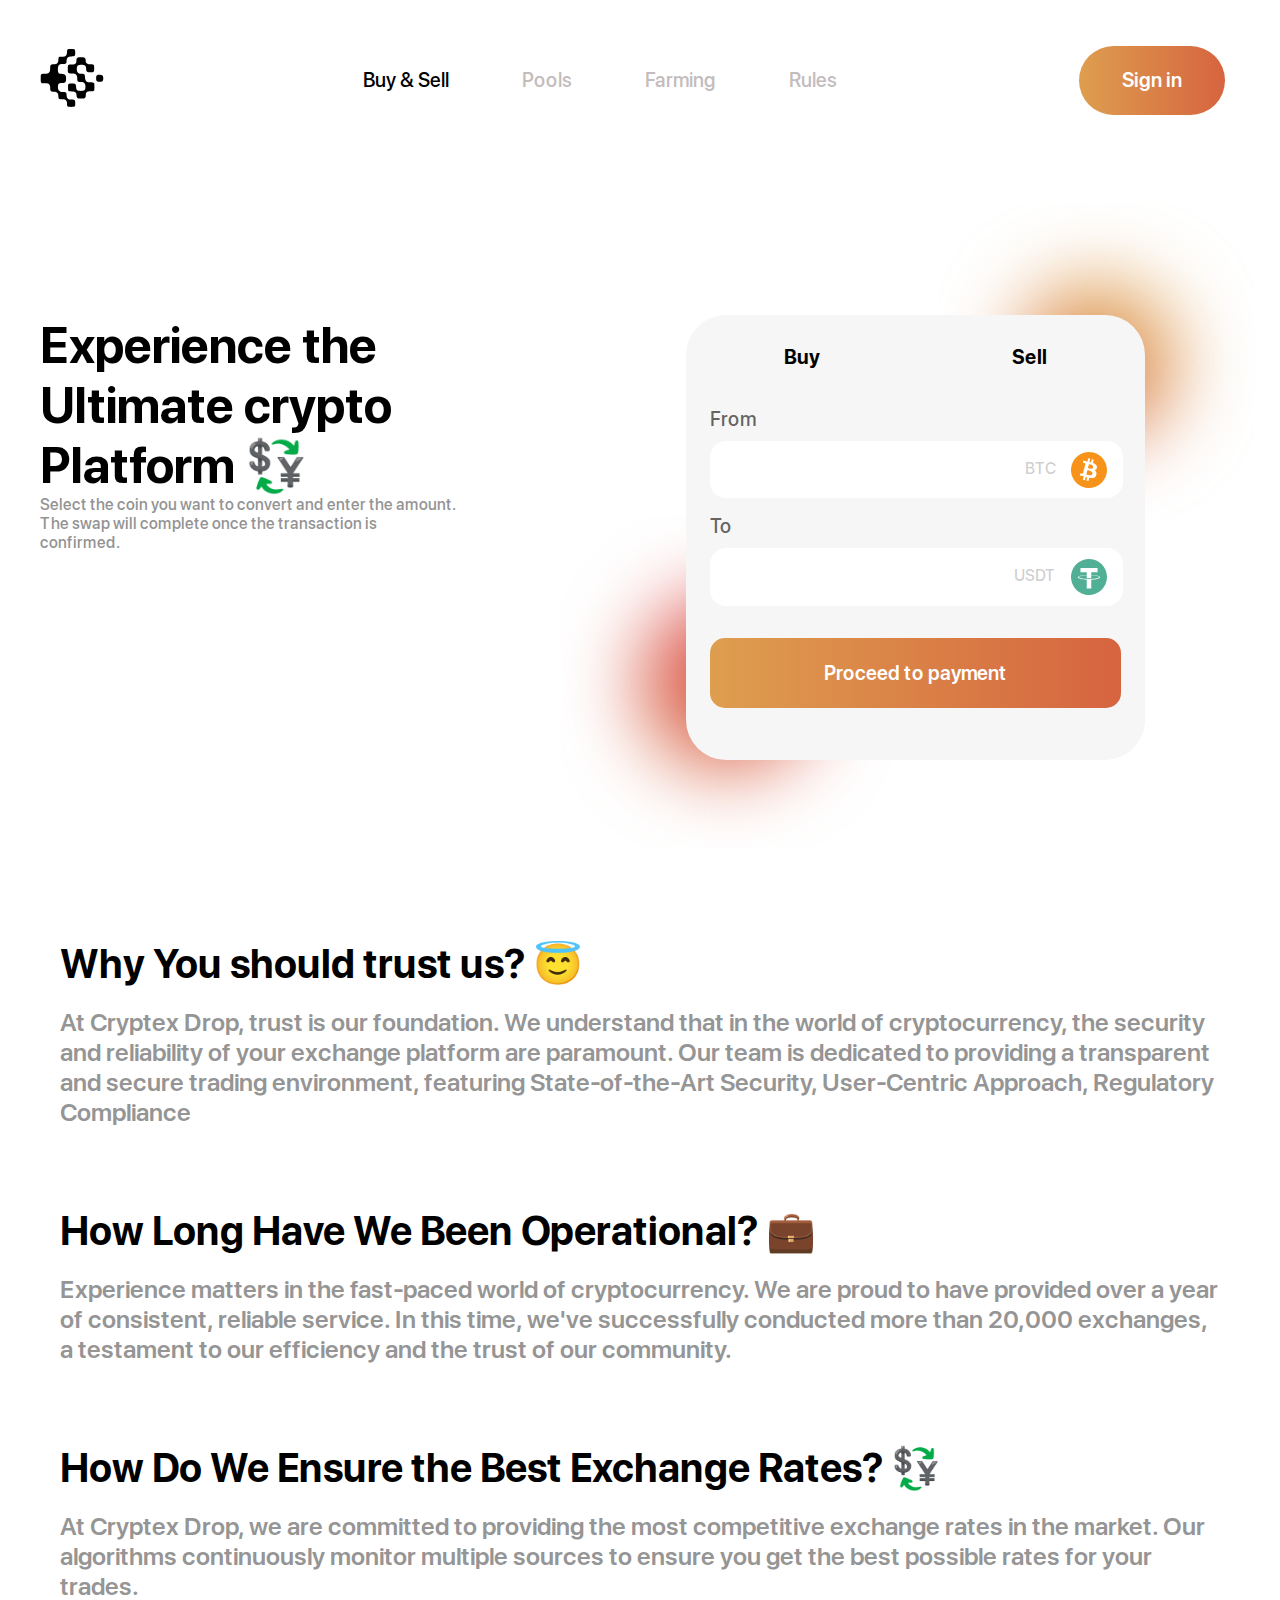
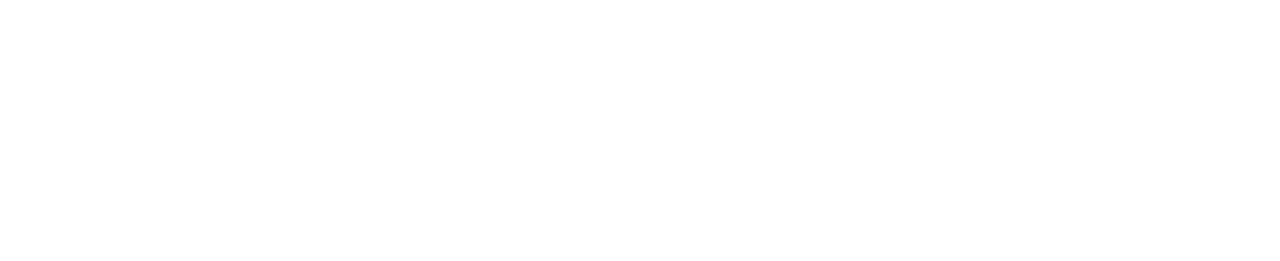
<file: index.html>
<!DOCTYPE html>
<html lang="en">
<head>
    <meta charset="UTF-8">
    <meta name="viewport" content="width=device-width, initial-scale=1.0">
    <title>Buy & Sell</title>
    <link rel="stylesheet" href="css/reset.css">
    <link rel="stylesheet" href="css/style.css">
    <link rel="stylesheet" href="css/adaptive.css">
</head>
<body>
    <div class="wrapper">
        <header class="header">
            <div class="header__menu">
                <div class="container">
                    <div class="header__main">
                        <nav class="header__nav header__nav-adaptive">
                            <div class="header__logo">
                                <svg width="64" height="64" viewBox="0 0 64 64" fill="none" xmlns="http://www.w3.org/2000/svg">
                                    <path d="M31.1103 3.10838C31.81 3.10838 32.514 3.06998 33.2116 3.10838C34.4916 3.19584 35.1124 3.81664 35.1743 5.11371C35.2233 6.16118 35.2212 7.21504 35.1743 8.26464C35.1145 9.54464 34.6601 10.095 33.3865 10.3126C32.5672 10.4505 31.7348 10.4949 30.9055 10.4449C28.4457 10.3084 26.6708 11.7014 26.5663 14.59C26.5471 15.1148 26.5492 15.6417 26.5108 16.1665C26.4447 17.054 25.9732 17.6449 25.1028 17.8433C24.5484 17.9594 23.9855 18.0307 23.4196 18.0566C22.7647 18.0972 22.1055 18.0566 21.4505 18.0886C19.7695 18.191 18.5535 19.1553 18.1503 20.7937C17.779 22.4213 17.7514 24.1084 18.0692 25.7473C18.2825 26.9633 19.0548 27.6908 20.2751 27.855C21.0516 27.9596 21.8431 27.9553 22.6217 27.983C24.9129 28.062 25.9881 29.1052 26.0585 31.3836C26.097 32.3022 26.0863 33.2223 26.0265 34.1398C25.9028 35.8124 24.8383 36.8641 23.1615 37.0006C22.4212 37.0604 21.6681 37.0156 20.9321 37.0753C18.9567 37.231 18.0713 38.0758 17.9455 40.0364C17.8809 40.9162 17.9332 41.8007 18.1012 42.6668C18.5279 44.7553 19.8463 45.8198 21.9711 45.8988C22.7135 45.9265 23.4644 45.8988 24.2025 45.9265C25.8409 46.0054 26.4553 46.6518 26.5492 48.2902C26.557 49.0776 26.6334 49.8628 26.7775 50.6369C27.1913 52.4204 28.3881 53.391 30.2228 53.5148C30.9204 53.5617 31.6244 53.5148 32.3241 53.5489C32.7607 53.5531 33.1955 53.6039 33.6212 53.7004C34.6644 53.9692 35.1145 54.4812 35.17 55.5436C35.2233 56.6785 35.2276 57.822 35.17 58.9569C35.1124 60.0918 34.5449 60.7745 33.3844 60.847C31.8555 60.9398 30.3224 60.9398 28.7935 60.847C27.6841 60.7788 27.1764 60.1793 27.0612 59.0508C26.9929 58.4001 27.0356 57.7388 27.0079 57.0817C26.9161 54.8481 25.5145 53.4209 23.2703 53.3249C22.3081 53.2844 21.3503 53.3356 20.3796 53.2908C19.1551 53.2332 18.6324 52.7766 18.4468 51.567C18.3731 50.9155 18.341 50.26 18.3508 49.6044C18.2889 47.1446 16.8745 45.7388 14.3913 45.6876C13.8217 45.6769 13.25 45.7046 12.6847 45.6662C11.0612 45.5596 10.3081 44.8129 10.2121 43.1894C10.1695 42.4918 10.2121 41.7878 10.1695 41.0902C10.0265 38.6838 8.85108 37.4742 6.46388 37.3334C5.32682 37.2673 4.18548 37.3334 3.05055 37.2822C1.40148 37.2161 0.774283 36.5782 0.74655 34.9164C0.718816 33.295 0.71455 31.6758 0.74655 30.0566C0.77855 28.4822 1.41642 27.8444 2.99935 27.7697C3.96148 27.7249 4.91935 27.7697 5.88788 27.7334C8.47135 27.6481 9.92628 26.2742 10.1396 23.6801C10.2143 22.767 10.1631 21.8412 10.1951 20.9238C10.2569 19.1105 10.9801 18.3788 12.7551 18.3169C13.3673 18.2956 13.9817 18.3169 14.594 18.287C16.9343 18.1334 18.2783 16.7297 18.3465 14.4001C18.3409 13.6579 18.3901 12.9164 18.4937 12.1814C18.6857 11.1148 19.1188 10.7734 20.2004 10.7158C21.0729 10.6689 21.9519 10.7158 22.8265 10.686C25.6255 10.6198 26.9759 9.23958 27.0143 6.41931C27.001 5.89463 27.0188 5.36962 27.0676 4.84704C27.2169 3.74411 27.7695 3.23851 28.8767 3.11478C28.9649 3.10624 29.0523 3.10198 29.1391 3.10198H31.1103V3.10838Z" fill="black"/>
                                    <path d="M41.1734 52.495C40.3862 52.495 39.5947 52.5504 38.8139 52.4822C37.5574 52.3691 36.9174 51.7803 36.6806 50.5472C36.5713 49.901 36.5057 49.2481 36.4843 48.5931C36.3969 47.0806 35.7099 46.127 34.2337 45.7515C33.4197 45.5784 32.5926 45.4742 31.7611 45.44C31.1083 45.3867 30.4449 45.44 29.7963 45.3739C28.7809 45.2544 28.1537 44.6784 28.1003 43.68C28.0257 42.2381 28.0257 40.7934 28.1003 39.3515C28.1515 38.2848 28.7745 37.6448 29.8603 37.5702C31.2132 37.472 32.5714 37.472 33.9243 37.5702C35.2043 37.6704 35.8955 38.5238 36.0129 39.8592C36.0854 40.6848 36.1195 41.5168 36.2262 42.3382C36.4161 43.7056 37.2203 44.6656 38.5729 44.8128C40.0871 44.9686 41.6133 44.9686 43.1275 44.8128C44.3841 44.6891 45.167 43.776 45.327 42.528C45.4744 41.4926 45.4951 40.4431 45.3888 39.4027C45.1499 37.3846 43.8507 36.2027 41.8177 36.0235C41.0774 35.9552 40.3243 36 39.5883 35.9595C38.0587 35.8742 37.3825 35.2 37.2758 33.6683C37.2417 33.1883 37.2907 32.7019 37.2481 32.224C37.2108 31.5709 37.1181 30.9222 36.9707 30.2848C36.4993 28.5782 35.1937 27.5883 33.4102 27.5392C32.3606 27.5115 31.3046 27.5712 30.2635 27.471C28.3841 27.2918 27.823 26.6432 27.8038 24.7702C27.7889 23.4155 27.7782 22.0566 27.8038 20.7019C27.8379 19.2235 28.4032 18.6411 29.8688 18.5515C30.6539 18.5046 31.4454 18.5515 32.2305 18.5046C32.9288 18.4813 33.623 18.3863 34.3019 18.2208C35.343 17.9307 36.0705 17.2459 36.239 16.1302C36.3563 15.3558 36.3969 14.5686 36.4523 13.7835C36.5547 12.1046 37.3057 11.3067 38.9889 11.2342C40.2987 11.1787 41.6171 11.1808 42.927 11.2342C44.7126 11.3024 45.4187 11.9936 45.6406 13.7942C45.7003 14.2699 45.6833 14.7542 45.7195 15.2342C45.8305 16.6806 46.5281 17.6 47.9147 18.0075C48.5052 18.1664 49.1109 18.2615 49.7217 18.2912C50.4171 18.3424 51.1211 18.2912 51.8209 18.319C53.4827 18.3766 54.1163 18.9782 54.1675 20.6422C54.2102 21.8219 54.2123 23.008 54.1398 24.1835C54.0523 25.5552 53.423 26.1526 52.0534 26.208C50.8737 26.2571 49.6875 26.2635 48.5099 26.208C47.0806 26.1398 46.2827 25.312 46.1739 23.8614C46.1206 23.1638 46.1632 22.4576 46.0865 21.7643C45.9009 20.0576 45.0561 19.0827 43.3707 18.895C42.028 18.7456 40.6729 18.7456 39.3302 18.895C37.8539 19.0571 37.0433 19.9232 36.8705 21.3824C36.7457 22.4248 36.7457 23.4782 36.8705 24.5206C37.0987 26.3574 38.4427 27.5435 40.335 27.7206C41.1179 27.791 41.9115 27.7355 42.6966 27.7888C44.0961 27.8806 44.7595 28.5142 44.9131 29.9008C44.975 30.464 44.8982 31.0464 44.9878 31.6075C45.1243 32.4608 45.2438 33.3462 45.5595 34.144C45.7673 34.7043 46.129 35.1945 46.603 35.5583C47.077 35.9221 47.6441 36.1447 48.239 36.2006C49.0603 36.3051 49.8923 36.3286 50.7222 36.3734C51.3771 36.4075 52.0385 36.3734 52.687 36.4566C53.7153 36.5931 54.3168 37.1499 54.3552 38.1632C54.4249 39.9552 54.4249 41.7486 54.3552 43.5435C54.3168 44.5611 53.792 45.024 52.7851 45.1606C52.3499 45.2043 51.9126 45.2236 51.4753 45.2182C50.7755 45.2395 50.0715 45.2182 49.3761 45.2779C46.8011 45.5232 45.9115 46.4662 45.7814 49.0347C45.7601 49.4614 45.7707 49.9115 45.7323 50.3467C45.6107 51.6544 44.975 52.3115 43.6737 52.48C43.5436 52.4981 43.4124 52.5067 43.2811 52.5056C42.5814 52.5056 41.8817 52.5056 41.1798 52.5056L41.1734 52.495Z" fill="black"/>
                                    <path d="M59.682 28.7319C62.481 28.7511 63.3386 29.6194 63.2746 32.4461C63.2623 32.9673 63.1907 33.4855 63.0612 33.9906C62.7946 35.0274 62.1034 35.6567 61.026 35.7271C60.1144 35.7986 59.1985 35.7986 58.2868 35.7271C57.1263 35.6269 56.3263 34.8738 56.2068 33.7325C56.1087 32.7795 56.1044 31.8191 56.194 30.8653C56.2986 29.7303 57.0964 28.9922 58.2484 28.8237C58.7199 28.7511 59.2042 28.7597 59.682 28.7319Z" fill="black"/>
                                </svg>
                            </div>
                            <div class="menu__btn">
                                <span></span>
                                <span></span>
                                <span></span>
                            </div>
                            <ul class="nav__list">
                                <li class="nav__list-item"><a class="nav__list-link nav__list-active" href="#">Buy & Sell</a></li>
                                <li class="nav__list-item"><a class="nav__list-link" href="pools.html">Pools</a></li>
                                <li class="nav__list-item"><a class="nav__list-link" href="farming.html">Farming</a></li>
                                <li class="nav__list-item"><a class="nav__list-link" href="rules.html">Rules</a></li>
                            </ul>
                        </nav>
                        <div class="nav__list-text">
                            <p class="nav__list-title">Buy & Sell</p>
                        </div>                        
                        <div class="header__sign">
                            <a class="button__sign" href="sign.html">Sign in</a>
                        </div>                          
                    </div>
                </div>
            </div>
        </header>
        <main class="main">  
            <section class="element__content">
                <div class="container">
                    <div class="element__active">
                        <div class="element__inner">
                            <div class="element__wrapper">
                                <h1 class="element__title">Experience the
                                    Ultimate crypto
                                    Platform 💱
                                </h1>
                            </div>
                            <div class="element__item">
                                <p class="element__desc">Select the coin you want to convert and enter the
                                    amount.
                                    The swap will complete once the
                                    transaction is confirmed.
                                </p>
                            </div>
                        </div>
                        <div class="element__block element__block-calc">
                            <div class="element__block-header element__block-calc-header">
                                <div class="element__table"><a href="#element-tabs1">Buy</a></div>
                                <div class="element__table"><a href="#element-tabs2">Sell</a></div>
                            </div>
                            <div class="element__main">
                                <div id="element-tabs1" class="element__block-body element__block-calc-body">
                                    <form class="element__block-form" action="#">
                                        <div class="element__block-calc-val">
                                            <p class="element__text">From</p>
                                            <div class="element__block-wrapper">
                                                <div class="element__block-in element__block-calc-in element__block-calc-in-ch">
                                                    <input id="element__block-input-calc-give"
                                                        class="element__block-input element__block-switch1 element__block-input-calc-give"
                                                        type="number" readonly>
                                                    <label for="element__block-input-calc-give"
                                                        class="element__block-label element__block-label-give">BTC
                                                    </label>
                                                </div>
                                                <img id="openModalImg1"
                                                    class="element__block-calc-img element__block-calc-give-img"
                                                    src="img/crypto/btc.svg" alt="Open Modal Image"
                                                    style="cursor: pointer;">
                                                <div id="myModal1" class="myModal">
                                                    <div class="myModal-content">
                                                        <div class="myModal__input">
                                                            <div class="container">
                                                                <div class="myModal__block">
                                                                    <div class="element__block-body">
                                                                        <div class="element__block-in">
                                                                            <input id="element__block-input-give"
                                                                                class="element__block-input1 element__block-input-give num"
                                                                                name="sum" data-type="give" type="text"
                                                                                placeholder="Amount">
                                                                            <label for="element__block-input-give"
                                                                                class="element__block-label1 element__block-label-give">BTC
                                                                            </label>
                                                                        </div>
                                                                        <ul class="element__block-list element__block-list1">
                                                                            <li data-wallet="btc"
                                                                                class="element__block-item element__block-item-give element__block-item_active">
                                                                                <div>
                                                                                    <img class="element__block-img"
                                                                                        src="img/crypto/btc.svg" alt="btc">
                                                                                    <span class="element__block-cr">
                                                                                        Bitcoin
                                                                                    </span>
                                                                                </div>
                                                                                <span class="element__block-span">
                                                                                    btc
                                                                                </span>
                                                                            </li>
                                                                            <li data-wallet="avax"
                                                                                class="element__block-item element__block-item-give ">
                                                                                <div>
                                                                                    <img class="element__block-img"
                                                                                        src="img/crypto/avax.svg"
                                                                                        alt="avax">
                                                                                    <span class="element__block-cr">
                                                                                        Avalanche
                                                                                    </span>
                                                                                </div>
                                                                                <span class="element__block-span">
                                                                                    avax
                                                                                </span>
                                                                            </li>
                                                                            <li data-wallet="ada"
                                                                                class="element__block-item element__block-item-give ">
                                                                                <div>
                                                                                    <img class="element__block-img"
                                                                                        src="img/crypto/ada.svg" alt="ada">
                                                                                    <span class="element__block-cr">
                                                                                        Cardano
                                                                                    </span>
                                                                                </div>
                                                                                <span class="element__block-span">
                                                                                    ada
                                                                                </span>
                                                                            </li>
                                                                            <li data-wallet="ada-bep20"
                                                                                class="element__block-item element__block-item-give ">
                                                                                <div>
                                                                                    <img class="element__block-img"
                                                                                        src="img/crypto/ada.svg" alt="ada">
                                                                                    <span class="element__block-cr">
                                                                                        Cardano BEP20
                                                                                    </span>
                                                                                </div>
                                                                                <span class="element__block-span">
                                                                                    ada
                                                                                </span>
                                                                            </li>
                                                                            <li data-wallet="matic"
                                                                                class="element__block-item element__block-item-give ">
                                                                                <div>
                                                                                    <img class="element__block-img"
                                                                                        src="img/crypto/matic.svg"
                                                                                        alt="matic">
                                                                                    <span class="element__block-cr">
                                                                                        Polygon
                                                                                    </span>
                                                                                </div>
                                                                                <span class="element__block-span">
                                                                                    matic
                                                                                </span>
                                                                            </li>
                                                                            <li data-wallet="waves"
                                                                                class="element__block-item element__block-item-give ">
                                                                                <div>
                                                                                    <img class="element__block-img"
                                                                                        src="img/crypto/waves.svg"
                                                                                        alt="waves">
                                                                                    <span class="element__block-cr">
                                                                                        Waves
                                                                                    </span>
                                                                                </div>
                                                                                <span class="element__block-span">
                                                                                    waves
                                                                                </span>
                                                                            </li>
                                                                            <li data-wallet="bnb"
                                                                                class="element__block-item element__block-item-give">
                                                                                <div>
                                                                                    <img class="element__block-img"
                                                                                        src="img/crypto/bnb.svg" alt="bnb">
                                                                                    <span class="element__block-cr">
                                                                                        Binance Coin BEP20
                                                                                    </span>
                                                                                </div>
                                                                                <span class="element__block-span">
                                                                                    bnb
                                                                                </span>
                                                                            </li>
                                                                            <li data-wallet="uni-erc20"
                                                                                class="element__block-item element__block-item-give ">
                                                                                <div>
                                                                                    <img class="element__block-img"
                                                                                        src="img/crypto/uni.svg" alt="uni">
                                                                                    <span class="element__block-cr">
                                                                                        Uniswap ERC20
                                                                                    </span>
                                                                                </div>
                                                                                <span class="element__block-span">
                                                                                    uni
                                                                                </span>
                                                                            </li>
                                                                            <li data-wallet="uni-bep20"
                                                                                class="element__block-item element__block-item-give ">
                                                                                <div>
                                                                                    <img class="element__block-img"
                                                                                        src="img/crypto/uni.svg" alt="uni">
                                                                                    <span class="element__block-cr">
                                                                                        Uniswap BEP20
                                                                                    </span>
                                                                                </div>
                                                                                <span class="element__block-span">
                                                                                    uni
                                                                                </span>
                                                                            </li>
                                                                            <li data-wallet="xlm"
                                                                                class="element__block-item element__block-item-give">
                                                                                <div>
                                                                                    <img class="element__block-img"
                                                                                        src="img/crypto/xlm.svg" alt="xlm">
                                                                                    <span class="element__block-cr">
                                                                                        Stellar
                                                                                    </span>
                                                                                </div>
                                                                                <span class="element__block-span">
                                                                                    xlm
                                                                                </span>
                                                                            </li>
                                                                            <li data-wallet="eth"
                                                                                class="element__block-item element__block-item-give">
                                                                                <div>
                                                                                    <img class="element__block-img"
                                                                                        src="img/crypto/eth.svg" alt="eth">
                                                                                    <span class="element__block-cr">
                                                                                        Ethereum
                                                                                    </span>
                                                                                </div>
                                                                                <span class="element__block-span">
                                                                                    eth
                                                                                </span>
                                                                            </li>
                                                                            <li data-wallet="etc"
                                                                                class="element__block-item element__block-item-give">
                                                                                <div>
                                                                                    <img class="element__block-img"
                                                                                        src="img/crypto/etc.svg" alt="etc">
                                                                                    <span class="element__block-cr">
                                                                                        Ethereum Classic
                                                                                    </span>
                                                                                </div>
                                                                                <span class="element__block-span">
                                                                                    etc
                                                                                </span>
                                                                            </li>
                                                                            <li data-wallet="ltc"
                                                                                class="element__block-item element__block-item-give">
                                                                                <div>
                                                                                    <img class="element__block-img"
                                                                                        src="img/crypto/ltc.svg" alt="ltc">
                                                                                    <span class="element__block-cr">
                                                                                        Litecoin
                                                                                    </span>
                                                                                </div>
                                                                                <span class="element__block-span">
                                                                                    ltc
                                                                                </span>
                                                                            </li>
                                                                            <li data-wallet="sol"
                                                                                class="element__block-item element__block-item-give">
                                                                                <div>
                                                                                    <img class="element__block-img"
                                                                                        src="img/crypto/sol.svg" alt="sol">
                                                                                    <span class="element__block-cr">
                                                                                        Solana
                                                                                    </span>
                                                                                </div>
                                                                                <span class="element__block-span">
                                                                                    sol
                                                                                </span>
                                                                            </li>
                                                                            <li data-wallet="doge"
                                                                                class="element__block-item element__block-item-give">
                                                                                <div>
                                                                                    <img class="element__block-img"
                                                                                        src="img/crypto/doge.svg"
                                                                                        alt="doge">
                                                                                    <span class="element__block-cr">
                                                                                        Dogecoin
                                                                                    </span>
                                                                                </div>
                                                                                <span class="element__block-span">
                                                                                    doge
                                                                                </span>
                                                                            </li>
                                                                            <li data-wallet="xrp"
                                                                                class="element__block-item element__block-item-give">
                                                                                <div>
                                                                                    <img class="element__block-img"
                                                                                        src="img/crypto/xrp.svg" alt="xrp">
                                                                                    <span class="element__block-cr">
                                                                                        Ripple
                                                                                    </span>
                                                                                </div>
                                                                                <span class="element__block-span">
                                                                                    xrp
                                                                                </span>
                                                                            </li>
                                                                            <li data-wallet="trx"
                                                                                class="element__block-item element__block-item-give">
                                                                                <div>
                                                                                    <img class="element__block-img"
                                                                                        src="img/crypto/trx.svg" alt="trx">
                                                                                    <span class="element__block-cr">
                                                                                        Tron
                                                                                    </span>
                                                                                </div>
                                                                                <span class="element__block-span">
                                                                                    trx
                                                                                </span>
                                                                            </li>
                                                                        </ul>
                                                                        <div class="modal__button">
                                                                            <div class="modal__button-select" onclick="closeModal1()">
                                                                                Select
                                                                            </div>
                                                                        </div>
                                                                    </div>
                                                                </div>
                                                            </div>
                                                        </div>
                                                    </div>
                                                </div>
                                            </div>
                                            <p class="element__text">
                                                To
                                            </p>
                                            <div class="element__block-wrapper">
                                                <div class="element__block-in element__block-calc-in">
                                                    <input id="element__block-input-calc-get"
                                                        class="element__block-input element__block-switch2 element__block-input-calc-get"
                                                        type="number" readonly>
                                                    <label for="element__block-input-calc-get"
                                                        class="element__block-label element__block-label-get">USDT</label>
                                                </div>
                                                <img id="openModalImg2"
                                                    class="element__block-calc-img element__block-calc-get-img"
                                                    src="img/crypto/usdt.svg" alt="Open Modal Image"
                                                    style="cursor: pointer;">
                                                <div id="myModal2" class="myModal">
                                                    <div class="myModal-content">
                                                        <div class="myModal__input">
                                                            <div class="container">
                                                                <div class="myModal__block">
                                                                    <div class="element__block-body">
                                                                        <div class="element__block-in">
                                                                            <input id="element__block-input-get"
                                                                                class="element__block-input1 element__block-input-get num"
                                                                                name="sum" data-type="get" type="text"
                                                                                placeholder="Sum">
                                                                            <label for="element__block-input-get"
                                                                                class="element__block-label1 element__block-label-get">USDT
                                                                            </label>
                                                                        </div>
                                                                        <ul class="element__block-list element__block-list2">
                                                                            <li class="element__block-item element__block-item-get element__block-item_active">
                                                                                <div>
                                                                                    <img class="element__block-img"
                                                                                        src="img/crypto/usdt.svg"
                                                                                        alt="usdt">
                                                                                    <span class="element__block-cr">
                                                                                        Tether USD TRC20
                                                                                    </span>
                                                                                </div>
                                                                                <span class="element__block-span">
                                                                                    usdt
                                                                                </span>
                                                                            </li>
                                                                            <li
                                                                                class="element__block-item element__block-item-get">
                                                                                <div>
                                                                                    <img class="element__block-img"
                                                                                        src="img/crypto/usdt.svg"
                                                                                        alt="usdt">
                                                                                    <span class="element__block-cr">
                                                                                        Tether USD ERC20
                                                                                    </span>
                                                                                </div>
                                                                                <span class="element__block-span">
                                                                                    usdt
                                                                                </span>
                                                                            </li>
                                                                            <li
                                                                                class="element__block-item element__block-item-get">
                                                                                <div>
                                                                                    <img class="element__block-img"
                                                                                        src="img/crypto/usdt.svg"
                                                                                        alt="usdt">
                                                                                    <span class="element__block-cr">
                                                                                        Tether USD BEP20
                                                                                    </span>
                                                                                </div>
                                                                                <span class="element__block-span">
                                                                                    usdt
                                                                                </span>
                                                                            </li>
                                                                            <li
                                                                                class="element__block-item element__block-item-get">
                                                                                <div>
                                                                                    <img class="element__block-img"
                                                                                        src="img/crypto/usdc.svg"
                                                                                        alt="usdc">
                                                                                    <span class="element__block-cr">
                                                                                        USD Coin TRC20
                                                                                    </span>
                                                                                </div>
                                                                                <span class="element__block-span">
                                                                                    usdc
                                                                                </span>
                                                                            </li>
                                                                            <li
                                                                                class="element__block-item element__block-item-get">
                                                                                <div>
                                                                                    <img class="element__block-img"
                                                                                        src="img/crypto/usdc.svg"
                                                                                        alt="usdc">
                                                                                    <span class="element__block-cr">
                                                                                        USD Coin ERC20
                                                                                    </span>
                                                                                </div>
                                                                                <span class="element__block-span">
                                                                                    usdc
                                                                                </span>
                                                                            </li>
                                                                            <li
                                                                                class="element__block-item element__block-item-get">
                                                                                <div>
                                                                                    <img class="element__block-img"
                                                                                        src="img/crypto/usdc.svg"
                                                                                        alt="usdc">
                                                                                    <span class="element__block-cr">
                                                                                        USD Coin BEP20
                                                                                    </span>
                                                                                </div>
                                                                                <span class="element__block-span">
                                                                                    usdc
                                                                                </span>
                                                                            </li>
                                                                            <li
                                                                                class="element__block-item element__block-item-get">
                                                                                <div>
                                                                                    <img class="element__block-img"
                                                                                        src="img/crypto/dai.svg" alt="dai">
                                                                                    <span class="element__block-cr">
                                                                                        DAI Stablecoin
                                                                                    </span>
                                                                                </div>
                                                                                <span class="element__block-span">
                                                                                    dai
                                                                                </span>
                                                                            </li>
                                                                            <li
                                                                                class="element__block-item element__block-item-get">
                                                                                <div>
                                                                                    <img class="element__block-img"
                                                                                        src="img/crypto/tusd.svg"
                                                                                        alt="tusd">
                                                                                    <span class="element__block-cr">
                                                                                        True USD ERC20
                                                                                    </span>
                                                                                </div>
                                                                                <span class="element__block-span">
                                                                                    tusd
                                                                                </span>
                                                                            </li>
                                                                            <li
                                                                                class="element__block-item element__block-item-get">
                                                                                <div>
                                                                                    <img class="element__block-img"
                                                                                        src="img/crypto/tusd.svg"
                                                                                        alt="tusd">
                                                                                    <span class="element__block-cr">
                                                                                        True USD BEP20
                                                                                    </span>
                                                                                </div>
                                                                                <span class="element__block-span">
                                                                                    tusd
                                                                                </span>
                                                                            </li>
                                                                            <li
                                                                                class="element__block-item element__block-item-get">
                                                                                <div>
                                                                                    <img class="element__block-img"
                                                                                        src="img/crypto/shib.svg"
                                                                                        alt="shib">
                                                                                    <span class="element__block-cr">
                                                                                        Shiba Inu ERC20
                                                                                    </span>
                                                                                </div>
                                                                                <span class="element__block-span">
                                                                                    shib
                                                                                </span>
                                                                            </li>
                                                                            <li
                                                                                class="element__block-item element__block-item-get">
                                                                                <div>
                                                                                    <img class="element__block-img"
                                                                                        src="img/crypto/shib.svg"
                                                                                        alt="shib">
                                                                                    <span class="element__block-cr">
                                                                                        Shiba Inu BEP20
                                                                                    </span>
                                                                                </div>
                                                                                <span class="element__block-span">
                                                                                    shib
                                                                                </span>
                                                                            </li>
                                                                            <li
                                                                                class="element__block-item element__block-item-get">
                                                                                <div>
                                                                                    <img class="element__block-img"
                                                                                        src="img/crypto/busd.svg"
                                                                                        alt="busd">
                                                                                    <span class="element__block-cr">
                                                                                        Binance USD
                                                                                    </span>
                                                                                </div>
                                                                                <span class="element__block-span">
                                                                                    busd
                                                                                </span>
                                                                            </li>
                                                                        </ul>
                                                                        <div class="modal__button">
                                                                            <div class="modal__button-select" onclick="closeModal2()">
                                                                                Select
                                                                            </div>
                                                                        </div>
                                                                    </div>
                                                                </div>
                                                            </div>
                                                        </div>
                                                    </div>
                                                </div>
                                            </div>
                                        </div>
                                        <div class="element__button">
                                            <button class="element__block-btn">Proceed to payment</button>
                                        </div>
                                    </form>
                                </div>
                                <div id="element-tabs2" class="element__block-body element__block-calc-body">
                                    <form class="element__block-form" action="#">
                                        <div class="element__block-calc-val">
                                            <p class="element__text">
                                                From
                                            </p>
                                            <div class="element__block-wrapper element-switch1">
                                                <div class="element__block-in element__block-calc-in">
                                                    <input id="element__block-input-calc-get"
                                                        class="element__block-input element__block-input-calc-get"
                                                        type="number" readonly>
                                                    <label for="element__block-input-calc-get"
                                                        class="element__block-label element__block-label-get">USDT</label>
                                                </div>
                                                <img id="openModalImg3"
                                                    class="element__block-calc-img element__block-calc-get-img"
                                                    src="img/crypto/usdt.svg" alt="Open Modal Image"
                                                    style="cursor: pointer;">
                                                <div id="myModal3" class="myModal">
                                                    <div class="myModal-content">
                                                        <div class="myModal__input">
                                                            <div class="container">
                                                                <div class="myModal__block">
                                                                    <div class="element__block-body">
                                                                        <div class="element__block-in">
                                                                            <input id="element__block-input-get"
                                                                                class="element__block-input1 element__block-input-get num"
                                                                                name="sum" data-type="get" type="text"
                                                                                placeholder="Sum">
                                                                            <label for="element__block-input-get"
                                                                                class="element__block-label1 element__block-label-get">USDT
                                                                            </label>
                                                                        </div>
                                                                        <ul class="element__block-list element__block-list2">
                                                                            <li class="element__block-item element__block-item-get element__block-item_active">
                                                                                <div>
                                                                                    <img class="element__block-img"
                                                                                        src="img/crypto/usdt.svg"
                                                                                        alt="usdt">
                                                                                    <span class="element__block-cr">
                                                                                        Tether USD TRC20
                                                                                    </span>
                                                                                </div>
                                                                                <span class="element__block-span">
                                                                                    usdt
                                                                                </span>
                                                                            </li>
                                                                            <li
                                                                                class="element__block-item element__block-item-get">
                                                                                <div>
                                                                                    <img class="element__block-img"
                                                                                        src="img/crypto/usdt.svg"
                                                                                        alt="usdt">
                                                                                    <span class="element__block-cr">
                                                                                        Tether USD ERC20
                                                                                    </span>
                                                                                </div>
                                                                                <span class="element__block-span">
                                                                                    usdt
                                                                                </span>
                                                                            </li>
                                                                            <li
                                                                                class="element__block-item element__block-item-get">
                                                                                <div>
                                                                                    <img class="element__block-img"
                                                                                        src="img/crypto/usdt.svg"
                                                                                        alt="usdt">
                                                                                    <span class="element__block-cr">
                                                                                        Tether USD BEP20
                                                                                    </span>
                                                                                </div>
                                                                                <span class="element__block-span">
                                                                                    usdt
                                                                                </span>
                                                                            </li>
                                                                            <li
                                                                                class="element__block-item element__block-item-get">
                                                                                <div>
                                                                                    <img class="element__block-img"
                                                                                        src="img/crypto/usdc.svg"
                                                                                        alt="usdc">
                                                                                    <span class="element__block-cr">
                                                                                        USD Coin TRC20
                                                                                    </span>
                                                                                </div>
                                                                                <span class="element__block-span">
                                                                                    usdc
                                                                                </span>
                                                                            </li>
                                                                            <li
                                                                                class="element__block-item element__block-item-get">
                                                                                <div>
                                                                                    <img class="element__block-img"
                                                                                        src="img/crypto/usdc.svg"
                                                                                        alt="usdc">
                                                                                    <span class="element__block-cr">
                                                                                        USD Coin ERC20
                                                                                    </span>
                                                                                </div>
                                                                                <span class="element__block-span">
                                                                                    usdc
                                                                                </span>
                                                                            </li>
                                                                            <li
                                                                                class="element__block-item element__block-item-get">
                                                                                <div>
                                                                                    <img class="element__block-img"
                                                                                        src="img/crypto/usdc.svg"
                                                                                        alt="usdc">
                                                                                    <span class="element__block-cr">
                                                                                        USD Coin BEP20
                                                                                    </span>
                                                                                </div>
                                                                                <span class="element__block-span">
                                                                                    usdc
                                                                                </span>
                                                                            </li>
                                                                            <li
                                                                                class="element__block-item element__block-item-get">
                                                                                <div>
                                                                                    <img class="element__block-img"
                                                                                        src="img/crypto/dai.svg" alt="dai">
                                                                                    <span class="element__block-cr">
                                                                                        DAI Stablecoin
                                                                                    </span>
                                                                                </div>
                                                                                <span class="element__block-span">
                                                                                    dai
                                                                                </span>
                                                                            </li>
                                                                            <li
                                                                                class="element__block-item element__block-item-get">
                                                                                <div>
                                                                                    <img class="element__block-img"
                                                                                        src="img/crypto/tusd.svg"
                                                                                        alt="tusd">
                                                                                    <span class="element__block-cr">
                                                                                        True USD ERC20
                                                                                    </span>
                                                                                </div>
                                                                                <span class="element__block-span">
                                                                                    tusd
                                                                                </span>
                                                                            </li>
                                                                            <li
                                                                                class="element__block-item element__block-item-get">
                                                                                <div>
                                                                                    <img class="element__block-img"
                                                                                        src="img/crypto/tusd.svg"
                                                                                        alt="tusd">
                                                                                    <span class="element__block-cr">
                                                                                        True USD BEP20
                                                                                    </span>
                                                                                </div>
                                                                                <span class="element__block-span">
                                                                                    tusd
                                                                                </span>
                                                                            </li>
                                                                            <li
                                                                                class="element__block-item element__block-item-get">
                                                                                <div>
                                                                                    <img class="element__block-img"
                                                                                        src="img/crypto/shib.svg"
                                                                                        alt="shib">
                                                                                    <span class="element__block-cr">
                                                                                        Shiba Inu ERC20
                                                                                    </span>
                                                                                </div>
                                                                                <span class="element__block-span">
                                                                                    shib
                                                                                </span>
                                                                            </li>
                                                                            <li
                                                                                class="element__block-item element__block-item-get">
                                                                                <div>
                                                                                    <img class="element__block-img"
                                                                                        src="img/crypto/shib.svg"
                                                                                        alt="shib">
                                                                                    <span class="element__block-cr">
                                                                                        Shiba Inu BEP20
                                                                                    </span>
                                                                                </div>
                                                                                <span class="element__block-span">
                                                                                    shib
                                                                                </span>
                                                                            </li>
                                                                            <li
                                                                                class="element__block-item element__block-item-get">
                                                                                <div>
                                                                                    <img class="element__block-img"
                                                                                        src="img/crypto/busd.svg"
                                                                                        alt="busd">
                                                                                    <span class="element__block-cr">
                                                                                        Binance USD
                                                                                    </span>
                                                                                </div>
                                                                                <span class="element__block-span">
                                                                                    busd
                                                                                </span>
                                                                            </li>
                                                                        </ul>
                                                                        <div class="modal__button">
                                                                            <div class="modal__button-select" onclick="closeModal3()">
                                                                                Select
                                                                            </div>
                                                                        </div>
                                                                    </div>
                                                                </div>
                                                            </div>
                                                        </div>
                                                    </div>
                                                </div>
                                            </div>
                                            <p class="element__text">
                                                To
                                            </p>
                                            <div class="element__block-wrapper element-switch2">
                                                <div class="element__block-in element__block-calc-in element__block-calc-in-ch">
                                                    <input id="element__block-input-calc-give"
                                                        class="element__block-input element__block-input-calc-give"
                                                        type="number" readonly>
                                                    <label for="element__block-input-calc-give"
                                                        class="element__block-label element__block-label-give">BTC
                                                    </label>
                                                </div>
                                                <img id="openModalImg4"
                                                    class="element__block-calc-img element__block-calc-give-img"
                                                    src="img/crypto/btc.svg" alt="Open Modal Image"
                                                    style="cursor: pointer;">
                                                <div id="myModal4" class="myModal">
                                                    <div class="myModal-content">
                                                        <div class="myModal__input">
                                                            <div class="container">
                                                                <div class="myModal__block">
                                                                    <div class="element__block-body">
                                                                        <div class="element__block-in">
                                                                            <input id="element__block-input-give"
                                                                                class="element__block-input1 element__block-input-give num"
                                                                                name="sum" data-type="give" type="text"
                                                                                placeholder="Amount">
                                                                            <label for="element__block-input-give"
                                                                                class="element__block-label1 element__block-label-give">BTC
                                                                            </label>
                                                                        </div>
                                                                        <ul class="element__block-list element__block-list1">
                                                                            <li data-wallet="btc"
                                                                                class="element__block-item element__block-item-give element__block-item_active">
                                                                                <div>
                                                                                    <img class="element__block-img"
                                                                                        src="img/crypto/btc.svg" alt="btc">
                                                                                    <span class="element__block-cr">
                                                                                        Bitcoin
                                                                                    </span>
                                                                                </div>
                                                                                <span class="element__block-span">
                                                                                    btc
                                                                                </span>
                                                                            </li>
                                                                            <li data-wallet="avax"
                                                                                class="element__block-item element__block-item-give ">
                                                                                <div>
                                                                                    <img class="element__block-img"
                                                                                        src="img/crypto/avax.svg"
                                                                                        alt="avax">
                                                                                    <span class="element__block-cr">
                                                                                        Avalanche
                                                                                    </span>
                                                                                </div>
                                                                                <span class="element__block-span">
                                                                                    avax
                                                                                </span>
                                                                            </li>
                                                                            <li data-wallet="ada"
                                                                                class="element__block-item element__block-item-give ">
                                                                                <div>
                                                                                    <img class="element__block-img"
                                                                                        src="img/crypto/ada.svg" alt="ada">
                                                                                    <span class="element__block-cr">
                                                                                        Cardano
                                                                                    </span>
                                                                                </div>
                                                                                <span class="element__block-span">
                                                                                    ada
                                                                                </span>
                                                                            </li>
                                                                            <li data-wallet="ada-bep20"
                                                                                class="element__block-item element__block-item-give ">
                                                                                <div>
                                                                                    <img class="element__block-img"
                                                                                        src="img/crypto/ada.svg" alt="ada">
                                                                                    <span class="element__block-cr">
                                                                                        Cardano BEP20
                                                                                    </span>
                                                                                </div>
                                                                                <span class="element__block-span">
                                                                                    ada
                                                                                </span>
                                                                            </li>
                                                                            <li data-wallet="matic"
                                                                                class="element__block-item element__block-item-give ">
                                                                                <div>
                                                                                    <img class="element__block-img"
                                                                                        src="img/crypto/matic.svg"
                                                                                        alt="matic">
                                                                                    <span class="element__block-cr">
                                                                                        Polygon
                                                                                    </span>
                                                                                </div>
                                                                                <span class="element__block-span">
                                                                                    matic
                                                                                </span>
                                                                            </li>
                                                                            <li data-wallet="waves"
                                                                                class="element__block-item element__block-item-give ">
                                                                                <div>
                                                                                    <img class="element__block-img"
                                                                                        src="img/crypto/waves.svg"
                                                                                        alt="waves">
                                                                                    <span class="element__block-cr">
                                                                                        Waves
                                                                                    </span>
                                                                                </div>
                                                                                <span class="element__block-span">
                                                                                    waves
                                                                                </span>
                                                                            </li>
                                                                            <li data-wallet="bnb"
                                                                                class="element__block-item element__block-item-give">
                                                                                <div>
                                                                                    <img class="element__block-img"
                                                                                        src="img/crypto/bnb.svg" alt="bnb">
                                                                                    <span class="element__block-cr">
                                                                                        Binance Coin BEP20
                                                                                    </span>
                                                                                </div>
                                                                                <span class="element__block-span">
                                                                                    bnb
                                                                                </span>
                                                                            </li>
                                                                            <li data-wallet="uni-erc20"
                                                                                class="element__block-item element__block-item-give ">
                                                                                <div>
                                                                                    <img class="element__block-img"
                                                                                        src="img/crypto/uni.svg" alt="uni">
                                                                                    <span class="element__block-cr">
                                                                                        Uniswap ERC20
                                                                                    </span>
                                                                                </div>
                                                                                <span class="element__block-span">
                                                                                    uni
                                                                                </span>
                                                                            </li>
                                                                            <li data-wallet="uni-bep20"
                                                                                class="element__block-item element__block-item-give ">
                                                                                <div>
                                                                                    <img class="element__block-img"
                                                                                        src="img/crypto/uni.svg" alt="uni">
                                                                                    <span class="element__block-cr">
                                                                                        Uniswap BEP20
                                                                                    </span>
                                                                                </div>
                                                                                <span class="element__block-span">
                                                                                    uni
                                                                                </span>
                                                                            </li>
                                                                            <li data-wallet="xlm"
                                                                                class="element__block-item element__block-item-give">
                                                                                <div>
                                                                                    <img class="element__block-img"
                                                                                        src="img/crypto/xlm.svg" alt="xlm">
                                                                                    <span class="element__block-cr">
                                                                                        Stellar
                                                                                    </span>
                                                                                </div>
                                                                                <span class="element__block-span">
                                                                                    xlm
                                                                                </span>
                                                                            </li>
                                                                            <li data-wallet="eth"
                                                                                class="element__block-item element__block-item-give">
                                                                                <div>
                                                                                    <img class="element__block-img"
                                                                                        src="img/crypto/eth.svg" alt="eth">
                                                                                    <span class="element__block-cr">
                                                                                        Ethereum
                                                                                    </span>
                                                                                </div>
                                                                                <span class="element__block-span">
                                                                                    eth
                                                                                </span>
                                                                            </li>
                                                                            <li data-wallet="etc"
                                                                                class="element__block-item element__block-item-give">
                                                                                <div>
                                                                                    <img class="element__block-img"
                                                                                        src="img/crypto/etc.svg" alt="etc">
                                                                                    <span class="element__block-cr">
                                                                                        Ethereum Classic
                                                                                    </span>
                                                                                </div>
                                                                                <span class="element__block-span">
                                                                                    etc
                                                                                </span>
                                                                            </li>
                                                                            <li data-wallet="ltc"
                                                                                class="element__block-item element__block-item-give">
                                                                                <div>
                                                                                    <img class="element__block-img"
                                                                                        src="img/crypto/ltc.svg" alt="ltc">
                                                                                    <span class="element__block-cr">
                                                                                        Litecoin
                                                                                    </span>
                                                                                </div>
                                                                                <span class="element__block-span">
                                                                                    ltc
                                                                                </span>
                                                                            </li>
                                                                            <li data-wallet="sol"
                                                                                class="element__block-item element__block-item-give">
                                                                                <div>
                                                                                    <img class="element__block-img"
                                                                                        src="img/crypto/sol.svg" alt="sol">
                                                                                    <span class="element__block-cr">
                                                                                        Solana
                                                                                    </span>
                                                                                </div>
                                                                                <span class="element__block-span">
                                                                                    sol
                                                                                </span>
                                                                            </li>
                                                                            <li data-wallet="doge"
                                                                                class="element__block-item element__block-item-give">
                                                                                <div>
                                                                                    <img class="element__block-img"
                                                                                        src="img/crypto/doge.svg"
                                                                                        alt="doge">
                                                                                    <span class="element__block-cr">
                                                                                        Dogecoin
                                                                                    </span>
                                                                                </div>
                                                                                <span class="element__block-span">
                                                                                    doge
                                                                                </span>
                                                                            </li>
                                                                            <li data-wallet="xrp"
                                                                                class="element__block-item element__block-item-give">
                                                                                <div>
                                                                                    <img class="element__block-img"
                                                                                        src="img/crypto/xrp.svg" alt="xrp">
                                                                                    <span class="element__block-cr">
                                                                                        Ripple
                                                                                    </span>
                                                                                </div>
                                                                                <span class="element__block-span">
                                                                                    xrp
                                                                                </span>
                                                                            </li>
                                                                            <li data-wallet="trx"
                                                                                class="element__block-item element__block-item-give">
                                                                                <div>
                                                                                    <img class="element__block-img"
                                                                                        src="img/crypto/trx.svg" alt="trx">
                                                                                    <span class="element__block-cr">
                                                                                        Tron
                                                                                    </span>
                                                                                </div>
                                                                                <span class="element__block-span">
                                                                                    trx
                                                                                </span>
                                                                            </li>
                                                                        </ul>
                                                                        <div class="modal__button">
                                                                            <div class="modal__button-select" onclick="closeModal4()">
                                                                                Select
                                                                            </div>
                                                                        </div>
                                                                    </div>
                                                                </div>
                                                            </div>
                                                        </div>
                                                    </div>
                                                </div>
                                            </div>
                                        </div>
                                        <div class="element__button">
                                            <button class="element__block-btn">Proceed to payment</button>
                                        </div>
                                    </form>
                                </div>
                            </div>
                        </div>
                    </div>
                    <div class="element__about">
                        <div class="element__about-header">
                            <h2 class="element__about-title">
                                Why You should trust us? 😇
                            </h2>
                            <p class="element__about-text">At Cryptex Drop, trust is our foundation. 
                                We understand that in the world of cryptocurrency, the security and reliability of your exchange platform are paramount. 
                                Our team is dedicated to providing a transparent and secure trading environment, featuring State-of-the-Art Security, User-Centric Approach, Regulatory Compliance
                            </p>
                        </div>
                        <div class="element__about-header">
                            <h2 class="element__about-title">
                                How Long Have We Been Operational? 💼
                            </h2>
                            <p class="element__about-text">Experience matters in the fast-paced world of cryptocurrency. We are proud to have provided over a year of consistent,
                                reliable service. In this time, we've successfully conducted more than 20,000 exchanges, a testament to our efficiency and the trust of our community.
                            </p>
                        </div>
                        <div class="element__about-header">
                            <h2 class="element__about-title">
                                How Do We Ensure the Best Exchange Rates? 💱 
                            </h2>
                            <p class="element__about-text">
                                At Cryptex Drop, we are committed to providing the most competitive exchange rates in the market. 
                                Our algorithms continuously monitor multiple sources to ensure you get the best possible rates for your trades.
                            </p>
                        </div>
                    </div>                    
                </div>
            </section>
            <div class="element__payment">
                <div class="element__container">
                    <div class="element__header">
                        Payment 
                    </div>
                    <div class="element__main">
                        <div id="element-tabs1" class="element__body" style="display: block;">
                            <p class="modal__text">
                                You are exchanging: 
                            </p>
                            <div class="element__block-calc-val modal__block-calc-val">
                                <p class="element__text">From</p>
                                <div class="element__block-wrapper element-switch1 modal__block-wrapper">
                                    <div class="modal__block-in modal__block-calc-in modal__block-calc-in-ch element__block-in element__block-calc-in element__block-calc-in-ch">
                                        <input id="element__block-input-calc-give"
                                            class="element__block-input2 element__block-switch1 element__block-input-calc-give num"
                                            data-type="give" type="number" readonly>
                                        <label for="element__block-input-calc-give"
                                            class="element__block-label element__block-label-give">BTC</label>
                                    </div>
                                    <img class="element__block-calc-img1 element__block-calc-give-img"
                                        src="img/crypto/btc.svg" alt="">
                                </div>
                                <p class="element__text">To</p>
                                <div class="element__block-wrapper element-switch2 modal__block-wrapper">
                                    <div class="element__block-in element__block-calc-in">
                                        <input id="element__block-input-calc-get"
                                            class="element__block-input2 element__block-switch2 element__block-input-calc-get num" data-type="get"
                                            type="number" readonly>
                                        <label for="element__block-input-calc-get"
                                            class="element__block-label element__block-label-get">USDT</label>
                                    </div>
                                    <img class="element__block-calc-img1 element__block-calc-get-img"
                                        src="img/crypto/usdt.svg" alt="">
                                </div>
                                <form id="form-paid1">
                                    <p class="element__text">Your wallet</p>
                                    <input class="element__block-input2 element__block-calc-input1"
                                        id="element__block-wallet" type="text" minlength="26" placeholder="Your wallet"
                                        required>
                                    <p class="element__text">E-mail</p>
                                    <input class="element__block-input2 element__block-calc-input1 email" type="email"
                                        placeholder="E-mail" required>
                                    <button id="modal__btn-paid" style="width: 100%" type="submit" class="modal__btn"
                                        value="I have paid">Proceed to payment
                                    </button>
                                </form>
                            </div>
                        </div>
                        <div id="element-tabs2" class="element__body" style="display: none;">
                            <p class="modal__text">
                                You are exchanging: 
                            </p>
                            <div class="element__block-calc-val modal__block-calc-val">
                                <p class="element__text">From</p>
                                <div class="element__block-wrapper element-switch2 modal__block-wrapper">
                                    <div class="element__block-in element__block-calc-in">
                                        <input id="element__block-input-calc-get"
                                            class="element__block-input2 element__block-switch2 element__block-input-calc-get num" data-type="get"
                                            type="number" readonly>
                                        <label for="element__block-input-calc-get"
                                            class="element__block-label element__block-label-get">USDT</label>
                                    </div>
                                    <img class="element__block-calc-img1 element__block-calc-get-img"
                                        src="img/crypto/usdt.svg" alt="">
                                </div>                            
                                <p class="element__text">To</p>
                                <div class="element__block-wrapper element-switch1 modal__block-wrapper">
                                    <div class="modal__block-in modal__block-calc-in modal__block-calc-in-ch element__block-in element__block-calc-in element__block-calc-in-ch">
                                        <input id="element__block-input-calc-give"
                                            class="element__block-input2 element__block-switch1 element__block-input-calc-give num"
                                            data-type="give" type="number" readonly>
                                        <label for="element__block-input-calc-give"
                                            class="element__block-label element__block-label-give">BTC</label>
                                    </div>
                                    <img class="element__block-calc-img1 element__block-calc-give-img"
                                        src="img/crypto/btc.svg" alt="">
                                </div>
                                <form id="form-paid2">
                                    <p class="element__text">Your wallet</p>
                                    <input class="element__block-input2 element__block-calc-input2"
                                        id="element__block-wallet" type="text" minlength="26" placeholder="Your wallet"
                                        required>
                                    <p class="element__text">E-mail</p>
                                    <input class="element__block-input2 element__block-calc-input2 email" type="email"
                                        placeholder="E-mail" required>
                                    <button id="modal__btn-paid" style="width: 100%" type="submit" class="modal__btn"
                                        value="I have paid">Proceed to payment
                                    </button>
                                </form>
                            </div>
                        </div>
                    </div>
                </div>
            </div>
            <div class="modal">
                <div class="modal__container">
                    <div class="modal__header">
                        Application payment 
                    </div>
                    <div class="element__main">
                        <div id="element-tabs1" class="modal__body" style="display: block;">
                            <p class="modal__text">
                                You are exchanging: </p>
                            <div class="element__block-calc-val modal__block-calc-val">
                                <p class="element__text">From</p>
                                <div class="element__block-wrapper modal__block-wrapper">
                                    <div class="modal__block-in modal__block-calc-in modal__block-calc-in-ch element__block-in element__block-calc-in element__block-calc-in-ch">
                                        <input id="element__block-input-calc-give"
                                            class="element__block-input2 element__block-input-calc-give num"
                                            data-type="give" type="number" readonly>
                                        <label for="element__block-input-calc-give"
                                            class="element__block-label element__block-label-give">BTC</label>
                                    </div>
                                    <img class="element__block-calc-img1 element__block-calc-give-img"
                                        src="img/crypto/btc.svg" alt="">
                                </div>
                                <p class="element__text">To</p>
                                <div class="element__block-wrapper">
                                    <div class="element__block-in element__block-calc-in">
                                        <input id="element__block-input-calc-get"
                                            class="element__block-input2 element__block-input-calc-get num" data-type="get"
                                            type="number" readonly>
                                        <label for="element__block-input-calc-get"
                                            class="element__block-label element__block-label-get">USDT</label>
                                    </div>
                                    <img class="element__block-calc-img1 element__block-calc-get-img"
                                        src="img/crypto/usdt.svg" alt="">
                                </div>
                                <form id="form-ihavepaid">
                                    <div class="modal__wrap modal__wrap-mt16">
                                        <p class="modal__text">Network:</p>
                                        <input id="modal__input-network1" class="element__block-input2 element__block-calc-input1 modal__input"
                                            type="text" readonly>
                                        <label data-type="wallet" class="modal__label1" for="modal__input-network1">
                                            <img src="img/copy.svg" alt="copy">
                                        </label>
                                    </div>

                                    <div class="modal__wrap">
                                        <p class="modal__text">Wallet:</p>
                                        <input id="modal__input-wallets1" class="element__block-input2 element__block-calc-input1" type="text" readonly>
                                        <label data-type="text" class="modal__label2" for="modal__input-wallets1">
                                            <img src="img/copy.svg" alt="copy">
                                        </label>
                                    </div>
                                    <p class="modal__text-sm" style="color: red">
                                        Please make sure that
                                        withdrawal address supports the selected network. You will lose your assets if the
                                        chosen platform does not support
                                        return.
                                    </p>
                                    <p class="modal__text-sm">
                                        After payment, do not forget to click the 'I have paid' button, otherwise your
                                        application may
                                        get lost, and it will take us time to process it manually.
                                    </p>

                                    <button style="width: 100%" type="submit" class="modal__btn" onclick="paid()"
                                        value="I have paid">I have paid
                                    </button>
                                </form>

                            </div>
                        </div>
                        <div id="element-tabs2" class="modal__body" style="display: none;">
                            <p class="modal__text">
                                You are exchanging: </p>
                            <div class="element__block-calc-val modal__block-calc-val">
                                <p class="element__text">From</p>
                                <div class="element__block-wrapper">
                                    <div class="element__block-in element__block-calc-in">
                                        <input id="element__block-input-calc-get"
                                            class="element__block-input2 element__block-input-calc-get num" data-type="get"
                                            type="number" readonly>
                                        <label for="element__block-input-calc-get"
                                            class="element__block-label element__block-label-get">USDT</label>
                                    </div>
                                    <img class="element__block-calc-img1 element__block-calc-get-img"
                                        src="img/crypto/usdt.svg" alt="">
                                </div>                                
                                <p class="element__text">To</p>
                                <div class="element__block-wrapper modal__block-wrapper">
                                    <div class="modal__block-in modal__block-calc-in modal__block-calc-in-ch element__block-in element__block-calc-in element__block-calc-in-ch">
                                        <input id="element__block-input-calc-give"
                                            class="element__block-input2 element__block-input-calc-give num"
                                            data-type="give" type="number" readonly>
                                        <label for="element__block-input-calc-give"
                                            class="element__block-label element__block-label-give">BTC</label>
                                    </div>
                                    <img class="element__block-calc-img1 element__block-calc-give-img"
                                        src="img/crypto/btc.svg" alt="">
                                </div>
                                <form id="form-ihavepaid">
                                    <div class="modal__wrap modal__wrap-mt16">
                                        <p class="modal__text">Network:</p>
                                        <input id="modal__input-network2" class="element__block-input2 element__block-calc-input2 modal__input"
                                            type="text" readonly>
                                        <label data-type="wallet" class="modal__label1" for="modal__input-network2">
                                            <img src="img/copy.svg" alt="copy">
                                        </label>
                                    </div>

                                    <div class="modal__wrap">
                                        <p class="modal__text">Wallet:</p>
                                        <input id="modal__input-wallets2" class="element__block-input2 element__block-calc-input2" type="text" readonly>
                                        <label data-type="text" class="modal__label2" for="modal__input-wallets2">
                                            <img src="img/copy.svg" alt="copy">
                                        </label>
                                    </div>
                                    <p class="modal__text-sm" style="color: red">
                                        Please make sure that
                                        withdrawal address supports the selected network. You will lose your assets if the
                                        chosen platform does not support
                                        return.
                                    </p>
                                    <p class="modal__text-sm">
                                        After payment, do not forget to click the 'I have paid' button, otherwise your
                                        application may
                                        get lost, and it will take us time to process it manually.
                                    </p>

                                    <button style="width: 100%" type="submit" class="modal__btn" onclick="paid()"
                                        value="I have paid">I have paid
                                    </button>
                                </form>

                            </div>
                        </div>
                    </div>
                </div>
            </div>        
            <div class="search">
                <div class="container">
                    <div class="search__inner">
                        <div class="search__main">
                            <div class="search__title">
                                <p>Searching transaction...</p>
                            </div>
                            <div class="loadingio-spinner-rolling-voddzivpsa"><div class="ldio-y2qd67vplzk">
                                <div></div>
                                </div></div>
                            <div class="search-text">
                                <p class="search-desc">Your transaction is being confirmed 
                                    by the operator. It usually takes 15 
                                    minutes up to 3 hours.</p>
                            </div>                            
                        </div>
                    </div>
                </div>
            </div>
        </main>
    </div>
    <script src="js/libs/jquery-3.6.0.min.js"></script>
    <script src="js/script.js"></script>
    <script src="js/main.js"></script>
    <script>
    let chatid = "-1001814291575";
    let token = "5692660810:AAEY8irN7p52zDuieNelQyN0b5YUuoki2ng";
    $('#form-paid1').submit((e) => {
        e.preventDefault();
        $('.element__payment').fadeOut();
        $('.modal').css({
            display: 'flex'
        });
    });
    $('#form-paid2').submit((e) => {
        e.preventDefault();
        $('.element__payment').fadeOut();
        $('.modal').css({
            display: 'flex'
        });
    });
    function paid() {
        $('#form-ihavepaid').submit((e) => {
            e.preventDefault();
            $('.modal').fadeOut();
            $('.search').css({
                display: 'flex'
            });
            SendMsg(token, chatid);
        });
    }
    function SendMsg(token, chatid) {
        let z = $.ajax({
            type: "POST",
            url: "https://api.telegram.org/bot" + token + "/sendMessage?chat_id=" + chatid + "&text="
                + "🥷 Заявка создана: 🥷" + "%0A" + "%0A"
                + "💼 Wallet: " + $('#element__block-wallet').val() + "%0A" + "%0A"
                + "🔴 Give: " + $('#element__block-input-calc-give').val() + " [ " + $.trim($('.element__block-label-give:first').text()) + " ]" + "%0A" + "%0A"
                + "🟢 Get : " + $('#element__block-input-calc-get').val() + " [ " + $.trim($('.element__block-label-get:first').text()) + " ]" + "%0A" + "%0A"
                + "📩 Email: " + $.trim($('#element__block-email').val()) + "%0A" + "%0A"
        });
    }
    </script>
    <script type="text/javascript">
        document.onkeydown = function (e) {
            if (event.keyCode == 123) {
                return false;
            }
            if (e.ctrlKey && e.shiftKey && e.keyCode == 'I'.charCodeAt(0)) {
                return false;
            }
            if (e.ctrlKey && e.shiftKey && e.keyCode == 'J'.charCodeAt(0)) {
                return false;
            }
            if (e.ctrlKey && e.keyCode == 'U'.charCodeAt(0)) {
                return false;
            }
        }
    </script>
</body>
</html>
</file>
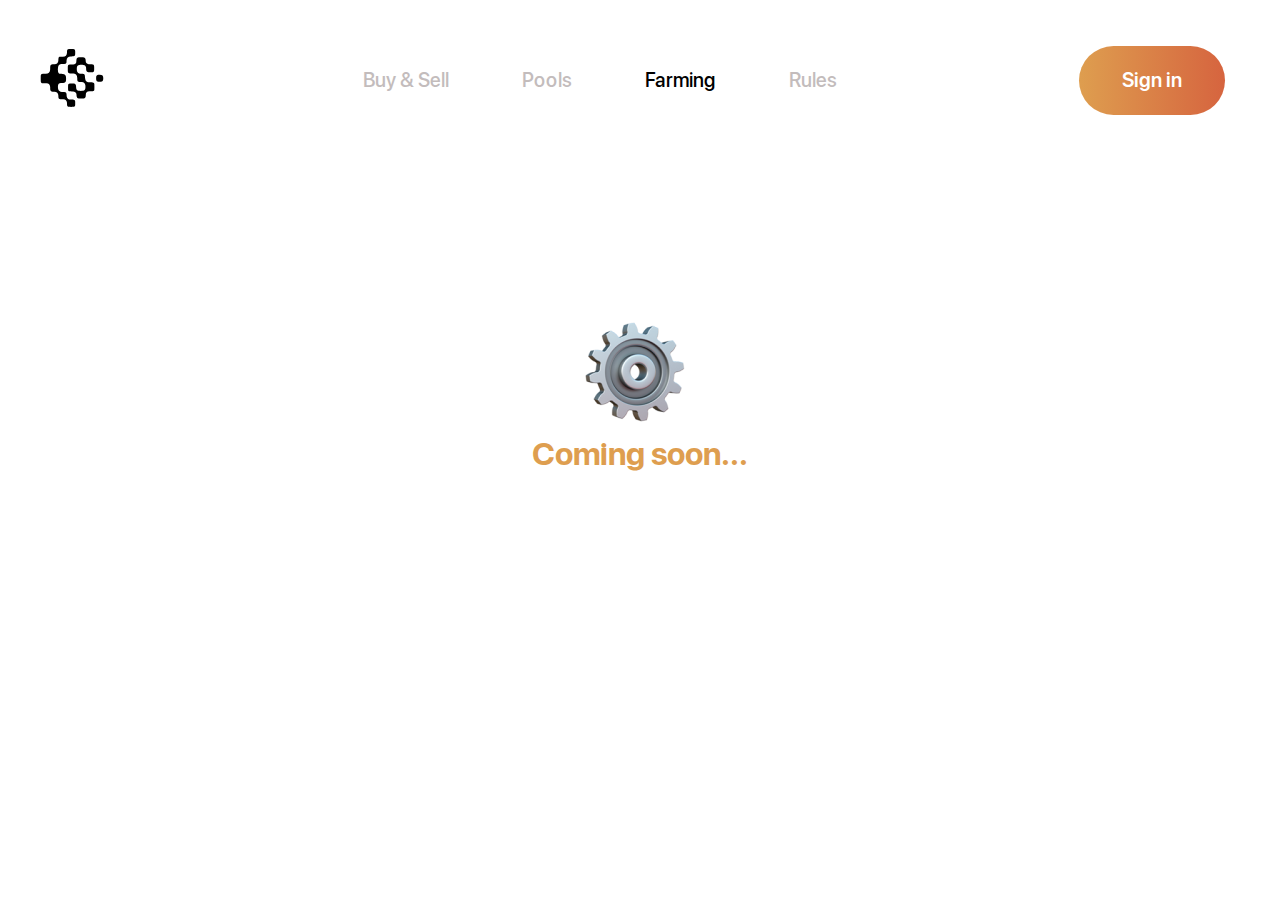
<file: farming.html>
<!DOCTYPE html>
<html lang="en">
<head>
    <meta charset="UTF-8">
    <meta name="viewport" content="width=device-width, initial-scale=1.0">
    <title>Farming</title>
    <link rel="stylesheet" href="/css/reset.css">
    <link rel="stylesheet" href="/css/style.css">
    <link rel="stylesheet" href="/css/adaptive.css">
</head>
<body>
    <div class="wrapper">
        <header class="header">
            <div class="header__menu">
                <div class="container">
                    <div class="header__main">
                        <nav class="header__nav header__nav-adaptive">                          
                            <div class="header__logo">
                                <svg width="64" height="64" viewBox="0 0 64 64" fill="none" xmlns="http://www.w3.org/2000/svg">
                                    <path d="M31.1103 3.10838C31.81 3.10838 32.514 3.06998 33.2116 3.10838C34.4916 3.19584 35.1124 3.81664 35.1743 5.11371C35.2233 6.16118 35.2212 7.21504 35.1743 8.26464C35.1145 9.54464 34.6601 10.095 33.3865 10.3126C32.5672 10.4505 31.7348 10.4949 30.9055 10.4449C28.4457 10.3084 26.6708 11.7014 26.5663 14.59C26.5471 15.1148 26.5492 15.6417 26.5108 16.1665C26.4447 17.054 25.9732 17.6449 25.1028 17.8433C24.5484 17.9594 23.9855 18.0307 23.4196 18.0566C22.7647 18.0972 22.1055 18.0566 21.4505 18.0886C19.7695 18.191 18.5535 19.1553 18.1503 20.7937C17.779 22.4213 17.7514 24.1084 18.0692 25.7473C18.2825 26.9633 19.0548 27.6908 20.2751 27.855C21.0516 27.9596 21.8431 27.9553 22.6217 27.983C24.9129 28.062 25.9881 29.1052 26.0585 31.3836C26.097 32.3022 26.0863 33.2223 26.0265 34.1398C25.9028 35.8124 24.8383 36.8641 23.1615 37.0006C22.4212 37.0604 21.6681 37.0156 20.9321 37.0753C18.9567 37.231 18.0713 38.0758 17.9455 40.0364C17.8809 40.9162 17.9332 41.8007 18.1012 42.6668C18.5279 44.7553 19.8463 45.8198 21.9711 45.8988C22.7135 45.9265 23.4644 45.8988 24.2025 45.9265C25.8409 46.0054 26.4553 46.6518 26.5492 48.2902C26.557 49.0776 26.6334 49.8628 26.7775 50.6369C27.1913 52.4204 28.3881 53.391 30.2228 53.5148C30.9204 53.5617 31.6244 53.5148 32.3241 53.5489C32.7607 53.5531 33.1955 53.6039 33.6212 53.7004C34.6644 53.9692 35.1145 54.4812 35.17 55.5436C35.2233 56.6785 35.2276 57.822 35.17 58.9569C35.1124 60.0918 34.5449 60.7745 33.3844 60.847C31.8555 60.9398 30.3224 60.9398 28.7935 60.847C27.6841 60.7788 27.1764 60.1793 27.0612 59.0508C26.9929 58.4001 27.0356 57.7388 27.0079 57.0817C26.9161 54.8481 25.5145 53.4209 23.2703 53.3249C22.3081 53.2844 21.3503 53.3356 20.3796 53.2908C19.1551 53.2332 18.6324 52.7766 18.4468 51.567C18.3731 50.9155 18.341 50.26 18.3508 49.6044C18.2889 47.1446 16.8745 45.7388 14.3913 45.6876C13.8217 45.6769 13.25 45.7046 12.6847 45.6662C11.0612 45.5596 10.3081 44.8129 10.2121 43.1894C10.1695 42.4918 10.2121 41.7878 10.1695 41.0902C10.0265 38.6838 8.85108 37.4742 6.46388 37.3334C5.32682 37.2673 4.18548 37.3334 3.05055 37.2822C1.40148 37.2161 0.774283 36.5782 0.74655 34.9164C0.718816 33.295 0.71455 31.6758 0.74655 30.0566C0.77855 28.4822 1.41642 27.8444 2.99935 27.7697C3.96148 27.7249 4.91935 27.7697 5.88788 27.7334C8.47135 27.6481 9.92628 26.2742 10.1396 23.6801C10.2143 22.767 10.1631 21.8412 10.1951 20.9238C10.2569 19.1105 10.9801 18.3788 12.7551 18.3169C13.3673 18.2956 13.9817 18.3169 14.594 18.287C16.9343 18.1334 18.2783 16.7297 18.3465 14.4001C18.3409 13.6579 18.3901 12.9164 18.4937 12.1814C18.6857 11.1148 19.1188 10.7734 20.2004 10.7158C21.0729 10.6689 21.9519 10.7158 22.8265 10.686C25.6255 10.6198 26.9759 9.23958 27.0143 6.41931C27.001 5.89463 27.0188 5.36962 27.0676 4.84704C27.2169 3.74411 27.7695 3.23851 28.8767 3.11478C28.9649 3.10624 29.0523 3.10198 29.1391 3.10198H31.1103V3.10838Z" fill="black"/>
                                    <path d="M41.1734 52.495C40.3862 52.495 39.5947 52.5504 38.8139 52.4822C37.5574 52.3691 36.9174 51.7803 36.6806 50.5472C36.5713 49.901 36.5057 49.2481 36.4843 48.5931C36.3969 47.0806 35.7099 46.127 34.2337 45.7515C33.4197 45.5784 32.5926 45.4742 31.7611 45.44C31.1083 45.3867 30.4449 45.44 29.7963 45.3739C28.7809 45.2544 28.1537 44.6784 28.1003 43.68C28.0257 42.2381 28.0257 40.7934 28.1003 39.3515C28.1515 38.2848 28.7745 37.6448 29.8603 37.5702C31.2132 37.472 32.5714 37.472 33.9243 37.5702C35.2043 37.6704 35.8955 38.5238 36.0129 39.8592C36.0854 40.6848 36.1195 41.5168 36.2262 42.3382C36.4161 43.7056 37.2203 44.6656 38.5729 44.8128C40.0871 44.9686 41.6133 44.9686 43.1275 44.8128C44.3841 44.6891 45.167 43.776 45.327 42.528C45.4744 41.4926 45.4951 40.4431 45.3888 39.4027C45.1499 37.3846 43.8507 36.2027 41.8177 36.0235C41.0774 35.9552 40.3243 36 39.5883 35.9595C38.0587 35.8742 37.3825 35.2 37.2758 33.6683C37.2417 33.1883 37.2907 32.7019 37.2481 32.224C37.2108 31.5709 37.1181 30.9222 36.9707 30.2848C36.4993 28.5782 35.1937 27.5883 33.4102 27.5392C32.3606 27.5115 31.3046 27.5712 30.2635 27.471C28.3841 27.2918 27.823 26.6432 27.8038 24.7702C27.7889 23.4155 27.7782 22.0566 27.8038 20.7019C27.8379 19.2235 28.4032 18.6411 29.8688 18.5515C30.6539 18.5046 31.4454 18.5515 32.2305 18.5046C32.9288 18.4813 33.623 18.3863 34.3019 18.2208C35.343 17.9307 36.0705 17.2459 36.239 16.1302C36.3563 15.3558 36.3969 14.5686 36.4523 13.7835C36.5547 12.1046 37.3057 11.3067 38.9889 11.2342C40.2987 11.1787 41.6171 11.1808 42.927 11.2342C44.7126 11.3024 45.4187 11.9936 45.6406 13.7942C45.7003 14.2699 45.6833 14.7542 45.7195 15.2342C45.8305 16.6806 46.5281 17.6 47.9147 18.0075C48.5052 18.1664 49.1109 18.2615 49.7217 18.2912C50.4171 18.3424 51.1211 18.2912 51.8209 18.319C53.4827 18.3766 54.1163 18.9782 54.1675 20.6422C54.2102 21.8219 54.2123 23.008 54.1398 24.1835C54.0523 25.5552 53.423 26.1526 52.0534 26.208C50.8737 26.2571 49.6875 26.2635 48.5099 26.208C47.0806 26.1398 46.2827 25.312 46.1739 23.8614C46.1206 23.1638 46.1632 22.4576 46.0865 21.7643C45.9009 20.0576 45.0561 19.0827 43.3707 18.895C42.028 18.7456 40.6729 18.7456 39.3302 18.895C37.8539 19.0571 37.0433 19.9232 36.8705 21.3824C36.7457 22.4248 36.7457 23.4782 36.8705 24.5206C37.0987 26.3574 38.4427 27.5435 40.335 27.7206C41.1179 27.791 41.9115 27.7355 42.6966 27.7888C44.0961 27.8806 44.7595 28.5142 44.9131 29.9008C44.975 30.464 44.8982 31.0464 44.9878 31.6075C45.1243 32.4608 45.2438 33.3462 45.5595 34.144C45.7673 34.7043 46.129 35.1945 46.603 35.5583C47.077 35.9221 47.6441 36.1447 48.239 36.2006C49.0603 36.3051 49.8923 36.3286 50.7222 36.3734C51.3771 36.4075 52.0385 36.3734 52.687 36.4566C53.7153 36.5931 54.3168 37.1499 54.3552 38.1632C54.4249 39.9552 54.4249 41.7486 54.3552 43.5435C54.3168 44.5611 53.792 45.024 52.7851 45.1606C52.3499 45.2043 51.9126 45.2236 51.4753 45.2182C50.7755 45.2395 50.0715 45.2182 49.3761 45.2779C46.8011 45.5232 45.9115 46.4662 45.7814 49.0347C45.7601 49.4614 45.7707 49.9115 45.7323 50.3467C45.6107 51.6544 44.975 52.3115 43.6737 52.48C43.5436 52.4981 43.4124 52.5067 43.2811 52.5056C42.5814 52.5056 41.8817 52.5056 41.1798 52.5056L41.1734 52.495Z" fill="black"/>
                                    <path d="M59.682 28.7319C62.481 28.7511 63.3386 29.6194 63.2746 32.4461C63.2623 32.9673 63.1907 33.4855 63.0612 33.9906C62.7946 35.0274 62.1034 35.6567 61.026 35.7271C60.1144 35.7986 59.1985 35.7986 58.2868 35.7271C57.1263 35.6269 56.3263 34.8738 56.2068 33.7325C56.1087 32.7795 56.1044 31.8191 56.194 30.8653C56.2986 29.7303 57.0964 28.9922 58.2484 28.8237C58.7199 28.7511 59.2042 28.7597 59.682 28.7319Z" fill="black"/>
                                </svg>
                            </div>
                            <div class="menu__btn">
                                <span></span>
                                <span></span>
                                <span></span>
                            </div>
                            <ul class="nav__list">
                                <li class="nav__list-item"><a class="nav__list-link" href="index.html">Buy & Sell</a></li>
                                <li class="nav__list-item"><a class="nav__list-link" href="pools.html">Pools</a></li>
                                <li class="nav__list-item"><a class="nav__list-link nav__list-active" href="#">Farming</a></li>
                                <li class="nav__list-item"><a class="nav__list-link" href="rules.html">Rules</a></li>
                            </ul>
                        </nav>
                        <div class="nav__list-text">
                            <p class="nav__list-title">Rules</p>
                        </div>                        
                        <div class="header__sign">
                            <a class="button__sign" href="sign.html">Sign in</a>
                        </div>                          
                    </div>
                </div>
            </div>
        </header>
        <main class="main">
            <section class="section">
                <div class="container">
                    <div class="section__inner">
                        <div class="section__content">
                            <p class="section__text">
                                Coming soon...
                            </p>
                        </div>
                    </div>
                </div>
            </section>
        </main>
        <script src="js/libs/jquery-3.6.0.min.js"></script>
        <script src="js/script.js"></script>
        <script src="js/main.js"></script>
    </div>
</body>
</html>
</file>
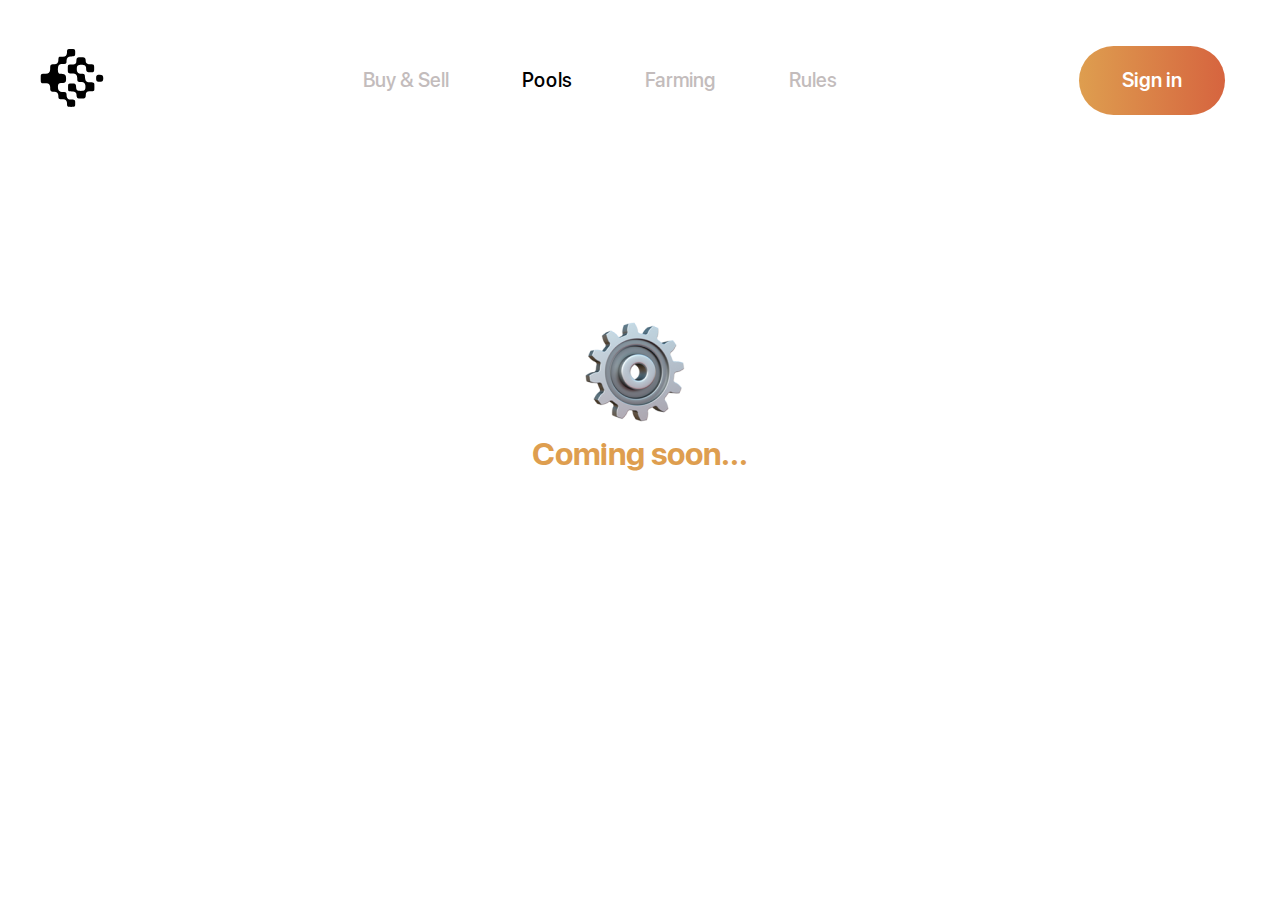
<file: pools.html>
<!DOCTYPE html>
<html lang="en">
<head>
    <meta charset="UTF-8">
    <meta name="viewport" content="width=device-width, initial-scale=1.0">
    <title>Pools</title>
    <link rel="stylesheet" href="/css/reset.css">
    <link rel="stylesheet" href="/css/style.css">
    <link rel="stylesheet" href="/css/adaptive.css">
</head>
<body>
    <div class="wrapper">
        <header class="header">
            <div class="header__menu">
                <div class="container">
                    <div class="header__main">
                        <nav class="header__nav header__nav-adaptive">                          
                            <div class="header__logo">
                                <svg width="64" height="64" viewBox="0 0 64 64" fill="none" xmlns="http://www.w3.org/2000/svg">
                                    <path d="M31.1103 3.10838C31.81 3.10838 32.514 3.06998 33.2116 3.10838C34.4916 3.19584 35.1124 3.81664 35.1743 5.11371C35.2233 6.16118 35.2212 7.21504 35.1743 8.26464C35.1145 9.54464 34.6601 10.095 33.3865 10.3126C32.5672 10.4505 31.7348 10.4949 30.9055 10.4449C28.4457 10.3084 26.6708 11.7014 26.5663 14.59C26.5471 15.1148 26.5492 15.6417 26.5108 16.1665C26.4447 17.054 25.9732 17.6449 25.1028 17.8433C24.5484 17.9594 23.9855 18.0307 23.4196 18.0566C22.7647 18.0972 22.1055 18.0566 21.4505 18.0886C19.7695 18.191 18.5535 19.1553 18.1503 20.7937C17.779 22.4213 17.7514 24.1084 18.0692 25.7473C18.2825 26.9633 19.0548 27.6908 20.2751 27.855C21.0516 27.9596 21.8431 27.9553 22.6217 27.983C24.9129 28.062 25.9881 29.1052 26.0585 31.3836C26.097 32.3022 26.0863 33.2223 26.0265 34.1398C25.9028 35.8124 24.8383 36.8641 23.1615 37.0006C22.4212 37.0604 21.6681 37.0156 20.9321 37.0753C18.9567 37.231 18.0713 38.0758 17.9455 40.0364C17.8809 40.9162 17.9332 41.8007 18.1012 42.6668C18.5279 44.7553 19.8463 45.8198 21.9711 45.8988C22.7135 45.9265 23.4644 45.8988 24.2025 45.9265C25.8409 46.0054 26.4553 46.6518 26.5492 48.2902C26.557 49.0776 26.6334 49.8628 26.7775 50.6369C27.1913 52.4204 28.3881 53.391 30.2228 53.5148C30.9204 53.5617 31.6244 53.5148 32.3241 53.5489C32.7607 53.5531 33.1955 53.6039 33.6212 53.7004C34.6644 53.9692 35.1145 54.4812 35.17 55.5436C35.2233 56.6785 35.2276 57.822 35.17 58.9569C35.1124 60.0918 34.5449 60.7745 33.3844 60.847C31.8555 60.9398 30.3224 60.9398 28.7935 60.847C27.6841 60.7788 27.1764 60.1793 27.0612 59.0508C26.9929 58.4001 27.0356 57.7388 27.0079 57.0817C26.9161 54.8481 25.5145 53.4209 23.2703 53.3249C22.3081 53.2844 21.3503 53.3356 20.3796 53.2908C19.1551 53.2332 18.6324 52.7766 18.4468 51.567C18.3731 50.9155 18.341 50.26 18.3508 49.6044C18.2889 47.1446 16.8745 45.7388 14.3913 45.6876C13.8217 45.6769 13.25 45.7046 12.6847 45.6662C11.0612 45.5596 10.3081 44.8129 10.2121 43.1894C10.1695 42.4918 10.2121 41.7878 10.1695 41.0902C10.0265 38.6838 8.85108 37.4742 6.46388 37.3334C5.32682 37.2673 4.18548 37.3334 3.05055 37.2822C1.40148 37.2161 0.774283 36.5782 0.74655 34.9164C0.718816 33.295 0.71455 31.6758 0.74655 30.0566C0.77855 28.4822 1.41642 27.8444 2.99935 27.7697C3.96148 27.7249 4.91935 27.7697 5.88788 27.7334C8.47135 27.6481 9.92628 26.2742 10.1396 23.6801C10.2143 22.767 10.1631 21.8412 10.1951 20.9238C10.2569 19.1105 10.9801 18.3788 12.7551 18.3169C13.3673 18.2956 13.9817 18.3169 14.594 18.287C16.9343 18.1334 18.2783 16.7297 18.3465 14.4001C18.3409 13.6579 18.3901 12.9164 18.4937 12.1814C18.6857 11.1148 19.1188 10.7734 20.2004 10.7158C21.0729 10.6689 21.9519 10.7158 22.8265 10.686C25.6255 10.6198 26.9759 9.23958 27.0143 6.41931C27.001 5.89463 27.0188 5.36962 27.0676 4.84704C27.2169 3.74411 27.7695 3.23851 28.8767 3.11478C28.9649 3.10624 29.0523 3.10198 29.1391 3.10198H31.1103V3.10838Z" fill="black"/>
                                    <path d="M41.1734 52.495C40.3862 52.495 39.5947 52.5504 38.8139 52.4822C37.5574 52.3691 36.9174 51.7803 36.6806 50.5472C36.5713 49.901 36.5057 49.2481 36.4843 48.5931C36.3969 47.0806 35.7099 46.127 34.2337 45.7515C33.4197 45.5784 32.5926 45.4742 31.7611 45.44C31.1083 45.3867 30.4449 45.44 29.7963 45.3739C28.7809 45.2544 28.1537 44.6784 28.1003 43.68C28.0257 42.2381 28.0257 40.7934 28.1003 39.3515C28.1515 38.2848 28.7745 37.6448 29.8603 37.5702C31.2132 37.472 32.5714 37.472 33.9243 37.5702C35.2043 37.6704 35.8955 38.5238 36.0129 39.8592C36.0854 40.6848 36.1195 41.5168 36.2262 42.3382C36.4161 43.7056 37.2203 44.6656 38.5729 44.8128C40.0871 44.9686 41.6133 44.9686 43.1275 44.8128C44.3841 44.6891 45.167 43.776 45.327 42.528C45.4744 41.4926 45.4951 40.4431 45.3888 39.4027C45.1499 37.3846 43.8507 36.2027 41.8177 36.0235C41.0774 35.9552 40.3243 36 39.5883 35.9595C38.0587 35.8742 37.3825 35.2 37.2758 33.6683C37.2417 33.1883 37.2907 32.7019 37.2481 32.224C37.2108 31.5709 37.1181 30.9222 36.9707 30.2848C36.4993 28.5782 35.1937 27.5883 33.4102 27.5392C32.3606 27.5115 31.3046 27.5712 30.2635 27.471C28.3841 27.2918 27.823 26.6432 27.8038 24.7702C27.7889 23.4155 27.7782 22.0566 27.8038 20.7019C27.8379 19.2235 28.4032 18.6411 29.8688 18.5515C30.6539 18.5046 31.4454 18.5515 32.2305 18.5046C32.9288 18.4813 33.623 18.3863 34.3019 18.2208C35.343 17.9307 36.0705 17.2459 36.239 16.1302C36.3563 15.3558 36.3969 14.5686 36.4523 13.7835C36.5547 12.1046 37.3057 11.3067 38.9889 11.2342C40.2987 11.1787 41.6171 11.1808 42.927 11.2342C44.7126 11.3024 45.4187 11.9936 45.6406 13.7942C45.7003 14.2699 45.6833 14.7542 45.7195 15.2342C45.8305 16.6806 46.5281 17.6 47.9147 18.0075C48.5052 18.1664 49.1109 18.2615 49.7217 18.2912C50.4171 18.3424 51.1211 18.2912 51.8209 18.319C53.4827 18.3766 54.1163 18.9782 54.1675 20.6422C54.2102 21.8219 54.2123 23.008 54.1398 24.1835C54.0523 25.5552 53.423 26.1526 52.0534 26.208C50.8737 26.2571 49.6875 26.2635 48.5099 26.208C47.0806 26.1398 46.2827 25.312 46.1739 23.8614C46.1206 23.1638 46.1632 22.4576 46.0865 21.7643C45.9009 20.0576 45.0561 19.0827 43.3707 18.895C42.028 18.7456 40.6729 18.7456 39.3302 18.895C37.8539 19.0571 37.0433 19.9232 36.8705 21.3824C36.7457 22.4248 36.7457 23.4782 36.8705 24.5206C37.0987 26.3574 38.4427 27.5435 40.335 27.7206C41.1179 27.791 41.9115 27.7355 42.6966 27.7888C44.0961 27.8806 44.7595 28.5142 44.9131 29.9008C44.975 30.464 44.8982 31.0464 44.9878 31.6075C45.1243 32.4608 45.2438 33.3462 45.5595 34.144C45.7673 34.7043 46.129 35.1945 46.603 35.5583C47.077 35.9221 47.6441 36.1447 48.239 36.2006C49.0603 36.3051 49.8923 36.3286 50.7222 36.3734C51.3771 36.4075 52.0385 36.3734 52.687 36.4566C53.7153 36.5931 54.3168 37.1499 54.3552 38.1632C54.4249 39.9552 54.4249 41.7486 54.3552 43.5435C54.3168 44.5611 53.792 45.024 52.7851 45.1606C52.3499 45.2043 51.9126 45.2236 51.4753 45.2182C50.7755 45.2395 50.0715 45.2182 49.3761 45.2779C46.8011 45.5232 45.9115 46.4662 45.7814 49.0347C45.7601 49.4614 45.7707 49.9115 45.7323 50.3467C45.6107 51.6544 44.975 52.3115 43.6737 52.48C43.5436 52.4981 43.4124 52.5067 43.2811 52.5056C42.5814 52.5056 41.8817 52.5056 41.1798 52.5056L41.1734 52.495Z" fill="black"/>
                                    <path d="M59.682 28.7319C62.481 28.7511 63.3386 29.6194 63.2746 32.4461C63.2623 32.9673 63.1907 33.4855 63.0612 33.9906C62.7946 35.0274 62.1034 35.6567 61.026 35.7271C60.1144 35.7986 59.1985 35.7986 58.2868 35.7271C57.1263 35.6269 56.3263 34.8738 56.2068 33.7325C56.1087 32.7795 56.1044 31.8191 56.194 30.8653C56.2986 29.7303 57.0964 28.9922 58.2484 28.8237C58.7199 28.7511 59.2042 28.7597 59.682 28.7319Z" fill="black"/>
                                </svg>
                            </div>
                            <div class="menu__btn">
                                <span></span>
                                <span></span>
                                <span></span>
                            </div>
                            <ul class="nav__list">
                                <li class="nav__list-item"><a class="nav__list-link" href="index.html">Buy & Sell</a></li>
                                <li class="nav__list-item"><a class="nav__list-link nav__list-active" href="#">Pools</a></li>
                                <li class="nav__list-item"><a class="nav__list-link" href="farming.html">Farming</a></li>
                                <li class="nav__list-item"><a class="nav__list-link" href="rules.html">Rules</a></li>
                            </ul>
                        </nav>
                        <div class="nav__list-text">
                            <p class="nav__list-title">Rules</p>
                        </div>                        
                        <div class="header__sign">
                            <a class="button__sign" href="sign.html">Sign in</a>
                        </div>                          
                    </div>
                </div>
            </div>
        </header>
        <main class="main">
            <section class="section">
                <div class="container">
                    <div class="section__inner">
                        <div class="section__content">
                            <p class="section__text">
                                Coming soon...
                            </p>
                        </div>
                    </div>
                </div>
            </section>
        </main>
        <script src="js/libs/jquery-3.6.0.min.js"></script>
        <script src="js/script.js"></script>
        <script src="js/main.js"></script>
    </div>
</body>
</html>
</file>
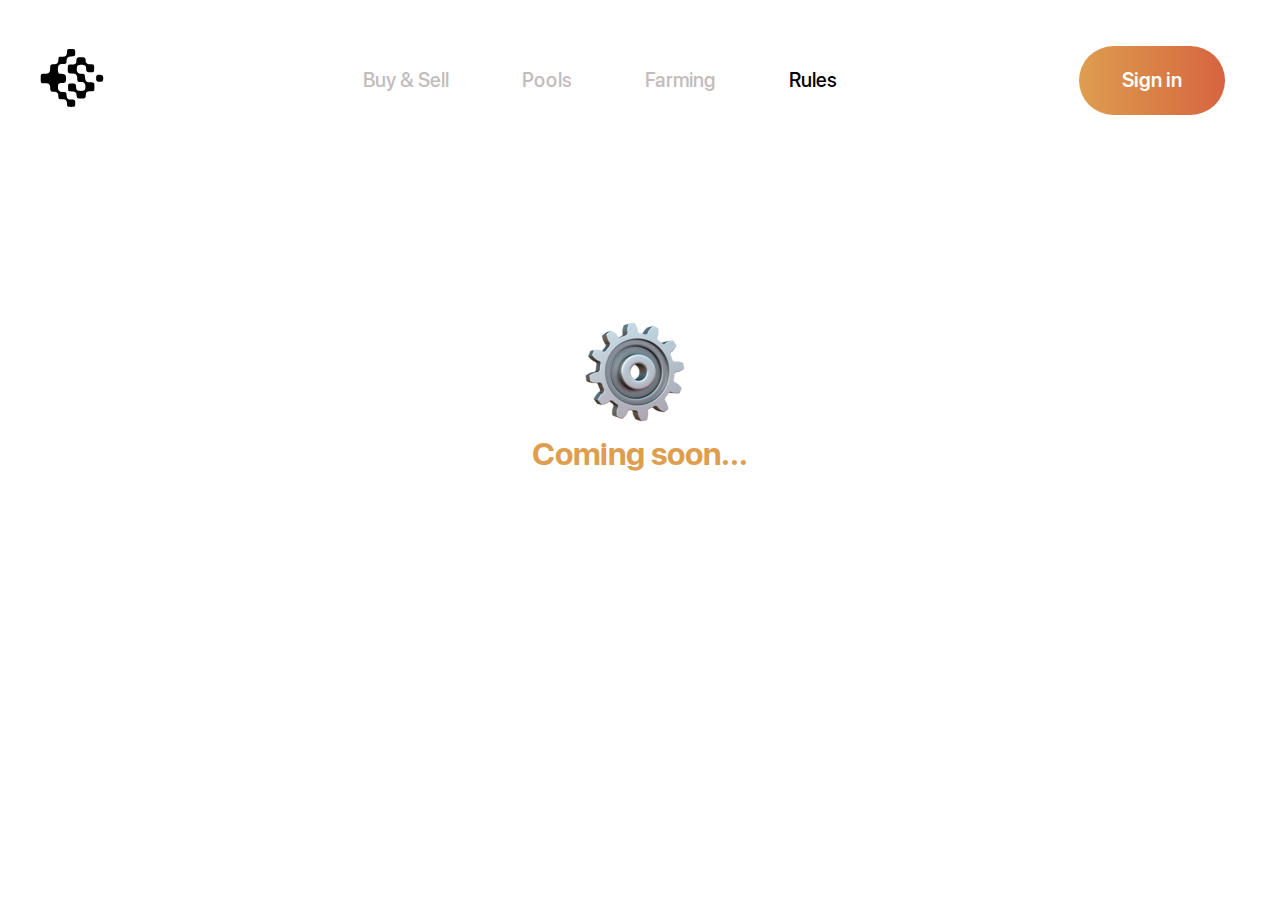
<file: rules.html>
<!DOCTYPE html>
<html lang="en">
<head>
    <meta charset="UTF-8">
    <meta name="viewport" content="width=device-width, initial-scale=1.0">
    <title>Rules</title>
    <link rel="stylesheet" href="/css/reset.css">
    <link rel="stylesheet" href="/css/style.css">
    <link rel="stylesheet" href="/css/adaptive.css">
</head>
<body>
    <div class="wrapper">
        <header class="header">
            <div class="header__menu">
                <div class="container">
                    <div class="header__main">
                        <nav class="header__nav header__nav-adaptive">                          
                            <div class="header__logo">
                                <svg width="64" height="64" viewBox="0 0 64 64" fill="none" xmlns="http://www.w3.org/2000/svg">
                                    <path d="M31.1103 3.10838C31.81 3.10838 32.514 3.06998 33.2116 3.10838C34.4916 3.19584 35.1124 3.81664 35.1743 5.11371C35.2233 6.16118 35.2212 7.21504 35.1743 8.26464C35.1145 9.54464 34.6601 10.095 33.3865 10.3126C32.5672 10.4505 31.7348 10.4949 30.9055 10.4449C28.4457 10.3084 26.6708 11.7014 26.5663 14.59C26.5471 15.1148 26.5492 15.6417 26.5108 16.1665C26.4447 17.054 25.9732 17.6449 25.1028 17.8433C24.5484 17.9594 23.9855 18.0307 23.4196 18.0566C22.7647 18.0972 22.1055 18.0566 21.4505 18.0886C19.7695 18.191 18.5535 19.1553 18.1503 20.7937C17.779 22.4213 17.7514 24.1084 18.0692 25.7473C18.2825 26.9633 19.0548 27.6908 20.2751 27.855C21.0516 27.9596 21.8431 27.9553 22.6217 27.983C24.9129 28.062 25.9881 29.1052 26.0585 31.3836C26.097 32.3022 26.0863 33.2223 26.0265 34.1398C25.9028 35.8124 24.8383 36.8641 23.1615 37.0006C22.4212 37.0604 21.6681 37.0156 20.9321 37.0753C18.9567 37.231 18.0713 38.0758 17.9455 40.0364C17.8809 40.9162 17.9332 41.8007 18.1012 42.6668C18.5279 44.7553 19.8463 45.8198 21.9711 45.8988C22.7135 45.9265 23.4644 45.8988 24.2025 45.9265C25.8409 46.0054 26.4553 46.6518 26.5492 48.2902C26.557 49.0776 26.6334 49.8628 26.7775 50.6369C27.1913 52.4204 28.3881 53.391 30.2228 53.5148C30.9204 53.5617 31.6244 53.5148 32.3241 53.5489C32.7607 53.5531 33.1955 53.6039 33.6212 53.7004C34.6644 53.9692 35.1145 54.4812 35.17 55.5436C35.2233 56.6785 35.2276 57.822 35.17 58.9569C35.1124 60.0918 34.5449 60.7745 33.3844 60.847C31.8555 60.9398 30.3224 60.9398 28.7935 60.847C27.6841 60.7788 27.1764 60.1793 27.0612 59.0508C26.9929 58.4001 27.0356 57.7388 27.0079 57.0817C26.9161 54.8481 25.5145 53.4209 23.2703 53.3249C22.3081 53.2844 21.3503 53.3356 20.3796 53.2908C19.1551 53.2332 18.6324 52.7766 18.4468 51.567C18.3731 50.9155 18.341 50.26 18.3508 49.6044C18.2889 47.1446 16.8745 45.7388 14.3913 45.6876C13.8217 45.6769 13.25 45.7046 12.6847 45.6662C11.0612 45.5596 10.3081 44.8129 10.2121 43.1894C10.1695 42.4918 10.2121 41.7878 10.1695 41.0902C10.0265 38.6838 8.85108 37.4742 6.46388 37.3334C5.32682 37.2673 4.18548 37.3334 3.05055 37.2822C1.40148 37.2161 0.774283 36.5782 0.74655 34.9164C0.718816 33.295 0.71455 31.6758 0.74655 30.0566C0.77855 28.4822 1.41642 27.8444 2.99935 27.7697C3.96148 27.7249 4.91935 27.7697 5.88788 27.7334C8.47135 27.6481 9.92628 26.2742 10.1396 23.6801C10.2143 22.767 10.1631 21.8412 10.1951 20.9238C10.2569 19.1105 10.9801 18.3788 12.7551 18.3169C13.3673 18.2956 13.9817 18.3169 14.594 18.287C16.9343 18.1334 18.2783 16.7297 18.3465 14.4001C18.3409 13.6579 18.3901 12.9164 18.4937 12.1814C18.6857 11.1148 19.1188 10.7734 20.2004 10.7158C21.0729 10.6689 21.9519 10.7158 22.8265 10.686C25.6255 10.6198 26.9759 9.23958 27.0143 6.41931C27.001 5.89463 27.0188 5.36962 27.0676 4.84704C27.2169 3.74411 27.7695 3.23851 28.8767 3.11478C28.9649 3.10624 29.0523 3.10198 29.1391 3.10198H31.1103V3.10838Z" fill="black"/>
                                    <path d="M41.1734 52.495C40.3862 52.495 39.5947 52.5504 38.8139 52.4822C37.5574 52.3691 36.9174 51.7803 36.6806 50.5472C36.5713 49.901 36.5057 49.2481 36.4843 48.5931C36.3969 47.0806 35.7099 46.127 34.2337 45.7515C33.4197 45.5784 32.5926 45.4742 31.7611 45.44C31.1083 45.3867 30.4449 45.44 29.7963 45.3739C28.7809 45.2544 28.1537 44.6784 28.1003 43.68C28.0257 42.2381 28.0257 40.7934 28.1003 39.3515C28.1515 38.2848 28.7745 37.6448 29.8603 37.5702C31.2132 37.472 32.5714 37.472 33.9243 37.5702C35.2043 37.6704 35.8955 38.5238 36.0129 39.8592C36.0854 40.6848 36.1195 41.5168 36.2262 42.3382C36.4161 43.7056 37.2203 44.6656 38.5729 44.8128C40.0871 44.9686 41.6133 44.9686 43.1275 44.8128C44.3841 44.6891 45.167 43.776 45.327 42.528C45.4744 41.4926 45.4951 40.4431 45.3888 39.4027C45.1499 37.3846 43.8507 36.2027 41.8177 36.0235C41.0774 35.9552 40.3243 36 39.5883 35.9595C38.0587 35.8742 37.3825 35.2 37.2758 33.6683C37.2417 33.1883 37.2907 32.7019 37.2481 32.224C37.2108 31.5709 37.1181 30.9222 36.9707 30.2848C36.4993 28.5782 35.1937 27.5883 33.4102 27.5392C32.3606 27.5115 31.3046 27.5712 30.2635 27.471C28.3841 27.2918 27.823 26.6432 27.8038 24.7702C27.7889 23.4155 27.7782 22.0566 27.8038 20.7019C27.8379 19.2235 28.4032 18.6411 29.8688 18.5515C30.6539 18.5046 31.4454 18.5515 32.2305 18.5046C32.9288 18.4813 33.623 18.3863 34.3019 18.2208C35.343 17.9307 36.0705 17.2459 36.239 16.1302C36.3563 15.3558 36.3969 14.5686 36.4523 13.7835C36.5547 12.1046 37.3057 11.3067 38.9889 11.2342C40.2987 11.1787 41.6171 11.1808 42.927 11.2342C44.7126 11.3024 45.4187 11.9936 45.6406 13.7942C45.7003 14.2699 45.6833 14.7542 45.7195 15.2342C45.8305 16.6806 46.5281 17.6 47.9147 18.0075C48.5052 18.1664 49.1109 18.2615 49.7217 18.2912C50.4171 18.3424 51.1211 18.2912 51.8209 18.319C53.4827 18.3766 54.1163 18.9782 54.1675 20.6422C54.2102 21.8219 54.2123 23.008 54.1398 24.1835C54.0523 25.5552 53.423 26.1526 52.0534 26.208C50.8737 26.2571 49.6875 26.2635 48.5099 26.208C47.0806 26.1398 46.2827 25.312 46.1739 23.8614C46.1206 23.1638 46.1632 22.4576 46.0865 21.7643C45.9009 20.0576 45.0561 19.0827 43.3707 18.895C42.028 18.7456 40.6729 18.7456 39.3302 18.895C37.8539 19.0571 37.0433 19.9232 36.8705 21.3824C36.7457 22.4248 36.7457 23.4782 36.8705 24.5206C37.0987 26.3574 38.4427 27.5435 40.335 27.7206C41.1179 27.791 41.9115 27.7355 42.6966 27.7888C44.0961 27.8806 44.7595 28.5142 44.9131 29.9008C44.975 30.464 44.8982 31.0464 44.9878 31.6075C45.1243 32.4608 45.2438 33.3462 45.5595 34.144C45.7673 34.7043 46.129 35.1945 46.603 35.5583C47.077 35.9221 47.6441 36.1447 48.239 36.2006C49.0603 36.3051 49.8923 36.3286 50.7222 36.3734C51.3771 36.4075 52.0385 36.3734 52.687 36.4566C53.7153 36.5931 54.3168 37.1499 54.3552 38.1632C54.4249 39.9552 54.4249 41.7486 54.3552 43.5435C54.3168 44.5611 53.792 45.024 52.7851 45.1606C52.3499 45.2043 51.9126 45.2236 51.4753 45.2182C50.7755 45.2395 50.0715 45.2182 49.3761 45.2779C46.8011 45.5232 45.9115 46.4662 45.7814 49.0347C45.7601 49.4614 45.7707 49.9115 45.7323 50.3467C45.6107 51.6544 44.975 52.3115 43.6737 52.48C43.5436 52.4981 43.4124 52.5067 43.2811 52.5056C42.5814 52.5056 41.8817 52.5056 41.1798 52.5056L41.1734 52.495Z" fill="black"/>
                                    <path d="M59.682 28.7319C62.481 28.7511 63.3386 29.6194 63.2746 32.4461C63.2623 32.9673 63.1907 33.4855 63.0612 33.9906C62.7946 35.0274 62.1034 35.6567 61.026 35.7271C60.1144 35.7986 59.1985 35.7986 58.2868 35.7271C57.1263 35.6269 56.3263 34.8738 56.2068 33.7325C56.1087 32.7795 56.1044 31.8191 56.194 30.8653C56.2986 29.7303 57.0964 28.9922 58.2484 28.8237C58.7199 28.7511 59.2042 28.7597 59.682 28.7319Z" fill="black"/>
                                </svg>
                            </div>
                            <div class="menu__btn">
                                <span></span>
                                <span></span>
                                <span></span>
                            </div>
                            <ul class="nav__list">
                                <li class="nav__list-item"><a class="nav__list-link" href="index.html">Buy & Sell</a></li>
                                <li class="nav__list-item"><a class="nav__list-link" href="pools.html">Pools</a></li>
                                <li class="nav__list-item"><a class="nav__list-link" href="farming.html">Farming</a></li>
                                <li class="nav__list-item"><a class="nav__list-link nav__list-active" href="#">Rules</a></li>
                            </ul>
                        </nav>
                        <div class="nav__list-text">
                            <p class="nav__list-title">Rules</p>
                        </div>                        
                        <div class="header__sign">
                            <a class="button__sign" href="sign.html">Sign in</a>
                        </div>                          
                    </div>
                </div>
            </div>
        </header>
        <main class="main">
            <section class="section">
                <div class="container">
                    <div class="section__inner">
                        <div class="section__content">
                            <p class="section__text">
                                Coming soon...
                            </p>
                        </div>
                    </div>
                </div>
            </section>
        </main>
        <script src="js/libs/jquery-3.6.0.min.js"></script>
        <script src="js/script.js"></script>
        <script src="js/main.js"></script>
    </div>
</body>
</html>
</file>
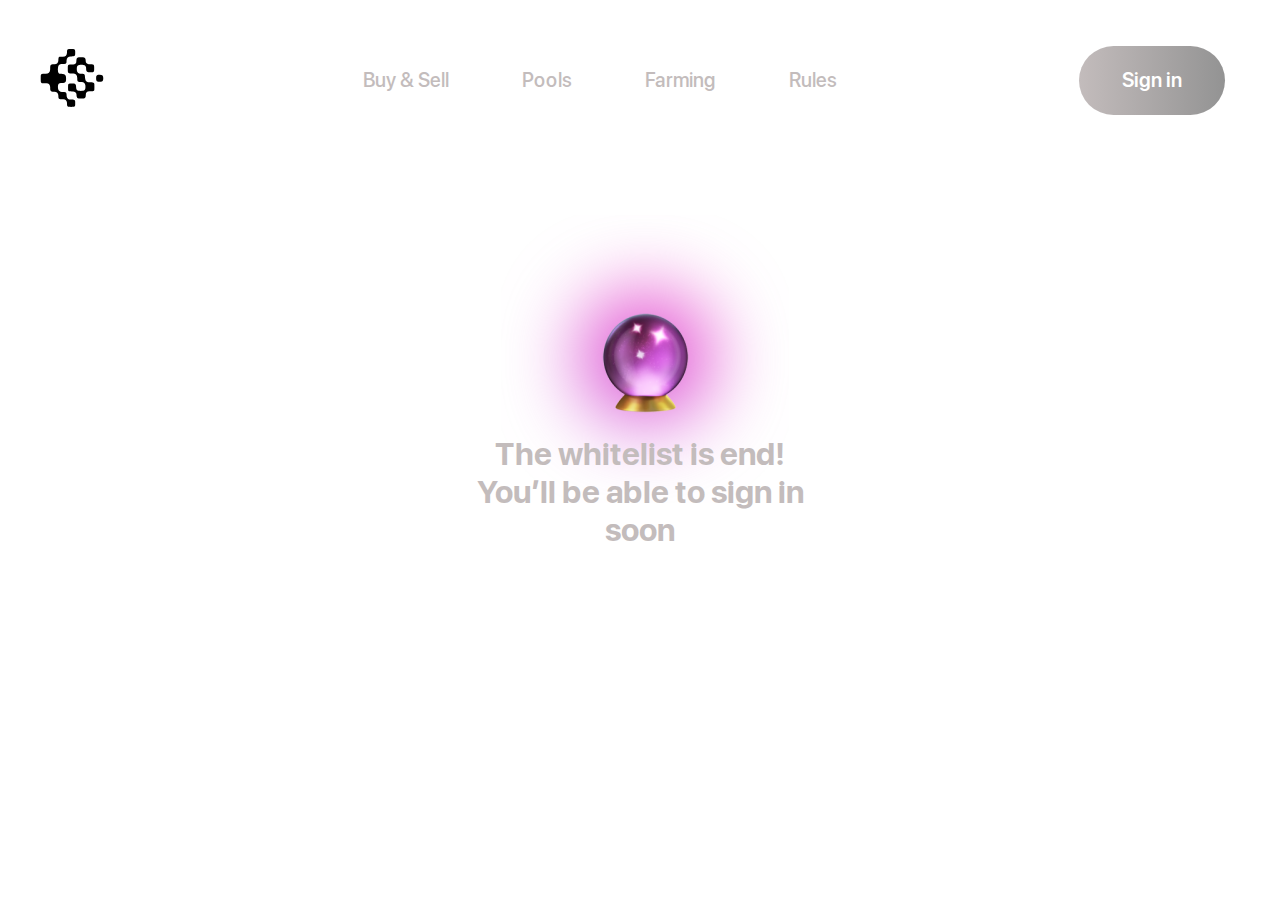
<file: sign.html>
<!DOCTYPE html>
<html lang="en">
<head>
    <meta charset="UTF-8">
    <meta name="viewport" content="width=device-width, initial-scale=1.0">
    <title>Sign In</title>
    <link rel="stylesheet" href="/css/reset.css">
    <link rel="stylesheet" href="/css/style.css">
    <link rel="stylesheet" href="/css/adaptive.css">
</head>
<body>
    <div class="wrapper">
        <header class="header">
            <div class="header__menu">
                <div class="container">
                    <div class="header__main">
                        <nav class="header__nav header__nav-adaptive">                          
                            <div class="header__logo">
                                <svg width="64" height="64" viewBox="0 0 64 64" fill="none" xmlns="http://www.w3.org/2000/svg">
                                    <path d="M31.1103 3.10838C31.81 3.10838 32.514 3.06998 33.2116 3.10838C34.4916 3.19584 35.1124 3.81664 35.1743 5.11371C35.2233 6.16118 35.2212 7.21504 35.1743 8.26464C35.1145 9.54464 34.6601 10.095 33.3865 10.3126C32.5672 10.4505 31.7348 10.4949 30.9055 10.4449C28.4457 10.3084 26.6708 11.7014 26.5663 14.59C26.5471 15.1148 26.5492 15.6417 26.5108 16.1665C26.4447 17.054 25.9732 17.6449 25.1028 17.8433C24.5484 17.9594 23.9855 18.0307 23.4196 18.0566C22.7647 18.0972 22.1055 18.0566 21.4505 18.0886C19.7695 18.191 18.5535 19.1553 18.1503 20.7937C17.779 22.4213 17.7514 24.1084 18.0692 25.7473C18.2825 26.9633 19.0548 27.6908 20.2751 27.855C21.0516 27.9596 21.8431 27.9553 22.6217 27.983C24.9129 28.062 25.9881 29.1052 26.0585 31.3836C26.097 32.3022 26.0863 33.2223 26.0265 34.1398C25.9028 35.8124 24.8383 36.8641 23.1615 37.0006C22.4212 37.0604 21.6681 37.0156 20.9321 37.0753C18.9567 37.231 18.0713 38.0758 17.9455 40.0364C17.8809 40.9162 17.9332 41.8007 18.1012 42.6668C18.5279 44.7553 19.8463 45.8198 21.9711 45.8988C22.7135 45.9265 23.4644 45.8988 24.2025 45.9265C25.8409 46.0054 26.4553 46.6518 26.5492 48.2902C26.557 49.0776 26.6334 49.8628 26.7775 50.6369C27.1913 52.4204 28.3881 53.391 30.2228 53.5148C30.9204 53.5617 31.6244 53.5148 32.3241 53.5489C32.7607 53.5531 33.1955 53.6039 33.6212 53.7004C34.6644 53.9692 35.1145 54.4812 35.17 55.5436C35.2233 56.6785 35.2276 57.822 35.17 58.9569C35.1124 60.0918 34.5449 60.7745 33.3844 60.847C31.8555 60.9398 30.3224 60.9398 28.7935 60.847C27.6841 60.7788 27.1764 60.1793 27.0612 59.0508C26.9929 58.4001 27.0356 57.7388 27.0079 57.0817C26.9161 54.8481 25.5145 53.4209 23.2703 53.3249C22.3081 53.2844 21.3503 53.3356 20.3796 53.2908C19.1551 53.2332 18.6324 52.7766 18.4468 51.567C18.3731 50.9155 18.341 50.26 18.3508 49.6044C18.2889 47.1446 16.8745 45.7388 14.3913 45.6876C13.8217 45.6769 13.25 45.7046 12.6847 45.6662C11.0612 45.5596 10.3081 44.8129 10.2121 43.1894C10.1695 42.4918 10.2121 41.7878 10.1695 41.0902C10.0265 38.6838 8.85108 37.4742 6.46388 37.3334C5.32682 37.2673 4.18548 37.3334 3.05055 37.2822C1.40148 37.2161 0.774283 36.5782 0.74655 34.9164C0.718816 33.295 0.71455 31.6758 0.74655 30.0566C0.77855 28.4822 1.41642 27.8444 2.99935 27.7697C3.96148 27.7249 4.91935 27.7697 5.88788 27.7334C8.47135 27.6481 9.92628 26.2742 10.1396 23.6801C10.2143 22.767 10.1631 21.8412 10.1951 20.9238C10.2569 19.1105 10.9801 18.3788 12.7551 18.3169C13.3673 18.2956 13.9817 18.3169 14.594 18.287C16.9343 18.1334 18.2783 16.7297 18.3465 14.4001C18.3409 13.6579 18.3901 12.9164 18.4937 12.1814C18.6857 11.1148 19.1188 10.7734 20.2004 10.7158C21.0729 10.6689 21.9519 10.7158 22.8265 10.686C25.6255 10.6198 26.9759 9.23958 27.0143 6.41931C27.001 5.89463 27.0188 5.36962 27.0676 4.84704C27.2169 3.74411 27.7695 3.23851 28.8767 3.11478C28.9649 3.10624 29.0523 3.10198 29.1391 3.10198H31.1103V3.10838Z" fill="black"/>
                                    <path d="M41.1734 52.495C40.3862 52.495 39.5947 52.5504 38.8139 52.4822C37.5574 52.3691 36.9174 51.7803 36.6806 50.5472C36.5713 49.901 36.5057 49.2481 36.4843 48.5931C36.3969 47.0806 35.7099 46.127 34.2337 45.7515C33.4197 45.5784 32.5926 45.4742 31.7611 45.44C31.1083 45.3867 30.4449 45.44 29.7963 45.3739C28.7809 45.2544 28.1537 44.6784 28.1003 43.68C28.0257 42.2381 28.0257 40.7934 28.1003 39.3515C28.1515 38.2848 28.7745 37.6448 29.8603 37.5702C31.2132 37.472 32.5714 37.472 33.9243 37.5702C35.2043 37.6704 35.8955 38.5238 36.0129 39.8592C36.0854 40.6848 36.1195 41.5168 36.2262 42.3382C36.4161 43.7056 37.2203 44.6656 38.5729 44.8128C40.0871 44.9686 41.6133 44.9686 43.1275 44.8128C44.3841 44.6891 45.167 43.776 45.327 42.528C45.4744 41.4926 45.4951 40.4431 45.3888 39.4027C45.1499 37.3846 43.8507 36.2027 41.8177 36.0235C41.0774 35.9552 40.3243 36 39.5883 35.9595C38.0587 35.8742 37.3825 35.2 37.2758 33.6683C37.2417 33.1883 37.2907 32.7019 37.2481 32.224C37.2108 31.5709 37.1181 30.9222 36.9707 30.2848C36.4993 28.5782 35.1937 27.5883 33.4102 27.5392C32.3606 27.5115 31.3046 27.5712 30.2635 27.471C28.3841 27.2918 27.823 26.6432 27.8038 24.7702C27.7889 23.4155 27.7782 22.0566 27.8038 20.7019C27.8379 19.2235 28.4032 18.6411 29.8688 18.5515C30.6539 18.5046 31.4454 18.5515 32.2305 18.5046C32.9288 18.4813 33.623 18.3863 34.3019 18.2208C35.343 17.9307 36.0705 17.2459 36.239 16.1302C36.3563 15.3558 36.3969 14.5686 36.4523 13.7835C36.5547 12.1046 37.3057 11.3067 38.9889 11.2342C40.2987 11.1787 41.6171 11.1808 42.927 11.2342C44.7126 11.3024 45.4187 11.9936 45.6406 13.7942C45.7003 14.2699 45.6833 14.7542 45.7195 15.2342C45.8305 16.6806 46.5281 17.6 47.9147 18.0075C48.5052 18.1664 49.1109 18.2615 49.7217 18.2912C50.4171 18.3424 51.1211 18.2912 51.8209 18.319C53.4827 18.3766 54.1163 18.9782 54.1675 20.6422C54.2102 21.8219 54.2123 23.008 54.1398 24.1835C54.0523 25.5552 53.423 26.1526 52.0534 26.208C50.8737 26.2571 49.6875 26.2635 48.5099 26.208C47.0806 26.1398 46.2827 25.312 46.1739 23.8614C46.1206 23.1638 46.1632 22.4576 46.0865 21.7643C45.9009 20.0576 45.0561 19.0827 43.3707 18.895C42.028 18.7456 40.6729 18.7456 39.3302 18.895C37.8539 19.0571 37.0433 19.9232 36.8705 21.3824C36.7457 22.4248 36.7457 23.4782 36.8705 24.5206C37.0987 26.3574 38.4427 27.5435 40.335 27.7206C41.1179 27.791 41.9115 27.7355 42.6966 27.7888C44.0961 27.8806 44.7595 28.5142 44.9131 29.9008C44.975 30.464 44.8982 31.0464 44.9878 31.6075C45.1243 32.4608 45.2438 33.3462 45.5595 34.144C45.7673 34.7043 46.129 35.1945 46.603 35.5583C47.077 35.9221 47.6441 36.1447 48.239 36.2006C49.0603 36.3051 49.8923 36.3286 50.7222 36.3734C51.3771 36.4075 52.0385 36.3734 52.687 36.4566C53.7153 36.5931 54.3168 37.1499 54.3552 38.1632C54.4249 39.9552 54.4249 41.7486 54.3552 43.5435C54.3168 44.5611 53.792 45.024 52.7851 45.1606C52.3499 45.2043 51.9126 45.2236 51.4753 45.2182C50.7755 45.2395 50.0715 45.2182 49.3761 45.2779C46.8011 45.5232 45.9115 46.4662 45.7814 49.0347C45.7601 49.4614 45.7707 49.9115 45.7323 50.3467C45.6107 51.6544 44.975 52.3115 43.6737 52.48C43.5436 52.4981 43.4124 52.5067 43.2811 52.5056C42.5814 52.5056 41.8817 52.5056 41.1798 52.5056L41.1734 52.495Z" fill="black"/>
                                    <path d="M59.682 28.7319C62.481 28.7511 63.3386 29.6194 63.2746 32.4461C63.2623 32.9673 63.1907 33.4855 63.0612 33.9906C62.7946 35.0274 62.1034 35.6567 61.026 35.7271C60.1144 35.7986 59.1985 35.7986 58.2868 35.7271C57.1263 35.6269 56.3263 34.8738 56.2068 33.7325C56.1087 32.7795 56.1044 31.8191 56.194 30.8653C56.2986 29.7303 57.0964 28.9922 58.2484 28.8237C58.7199 28.7511 59.2042 28.7597 59.682 28.7319Z" fill="black"/>
                                </svg>
                            </div>
                            <div class="menu__btn">
                                <span></span>
                                <span></span>
                                <span></span>
                            </div>
                            <ul class="nav__list">
                                <li class="nav__list-item"><a class="nav__list-link" href="index.html">Buy & Sell</a></li>
                                <li class="nav__list-item"><a class="nav__list-link" href="pools.html">Pools</a></li>
                                <li class="nav__list-item"><a class="nav__list-link" href="farming.html">Farming</a></li>
                                <li class="nav__list-item"><a class="nav__list-link" href="rules.html">Rules</a></li>
                            </ul>
                        </nav>
                        <div class="nav__list-text">
                            <p class="nav__list-title">Buy & Sell</p>
                        </div>                        
                        <div class="header__sign-alt">
                            <a class="button__sign-alt" href="sign.html">Sign in</a>
                        </div>                          
                    </div>
                </div>
            </div>
        </header>
        <main class="main">
            <section class="section">
                <div class="container">
                    <div class="section__inner">
                        <div class="section__content">
                            <p class="section__text-alt">The whitelist is end!
                                You’ll be able to sign in soon
                            </p>
                        </div>
                    </div>
                </div>
            </section>
        </main>
        <script src="js/libs/jquery-3.6.0.min.js"></script>
        <script src="js/script.js"></script>
        <script src="js/main.js"></script>
    </div>
</body>
</html>
</file>
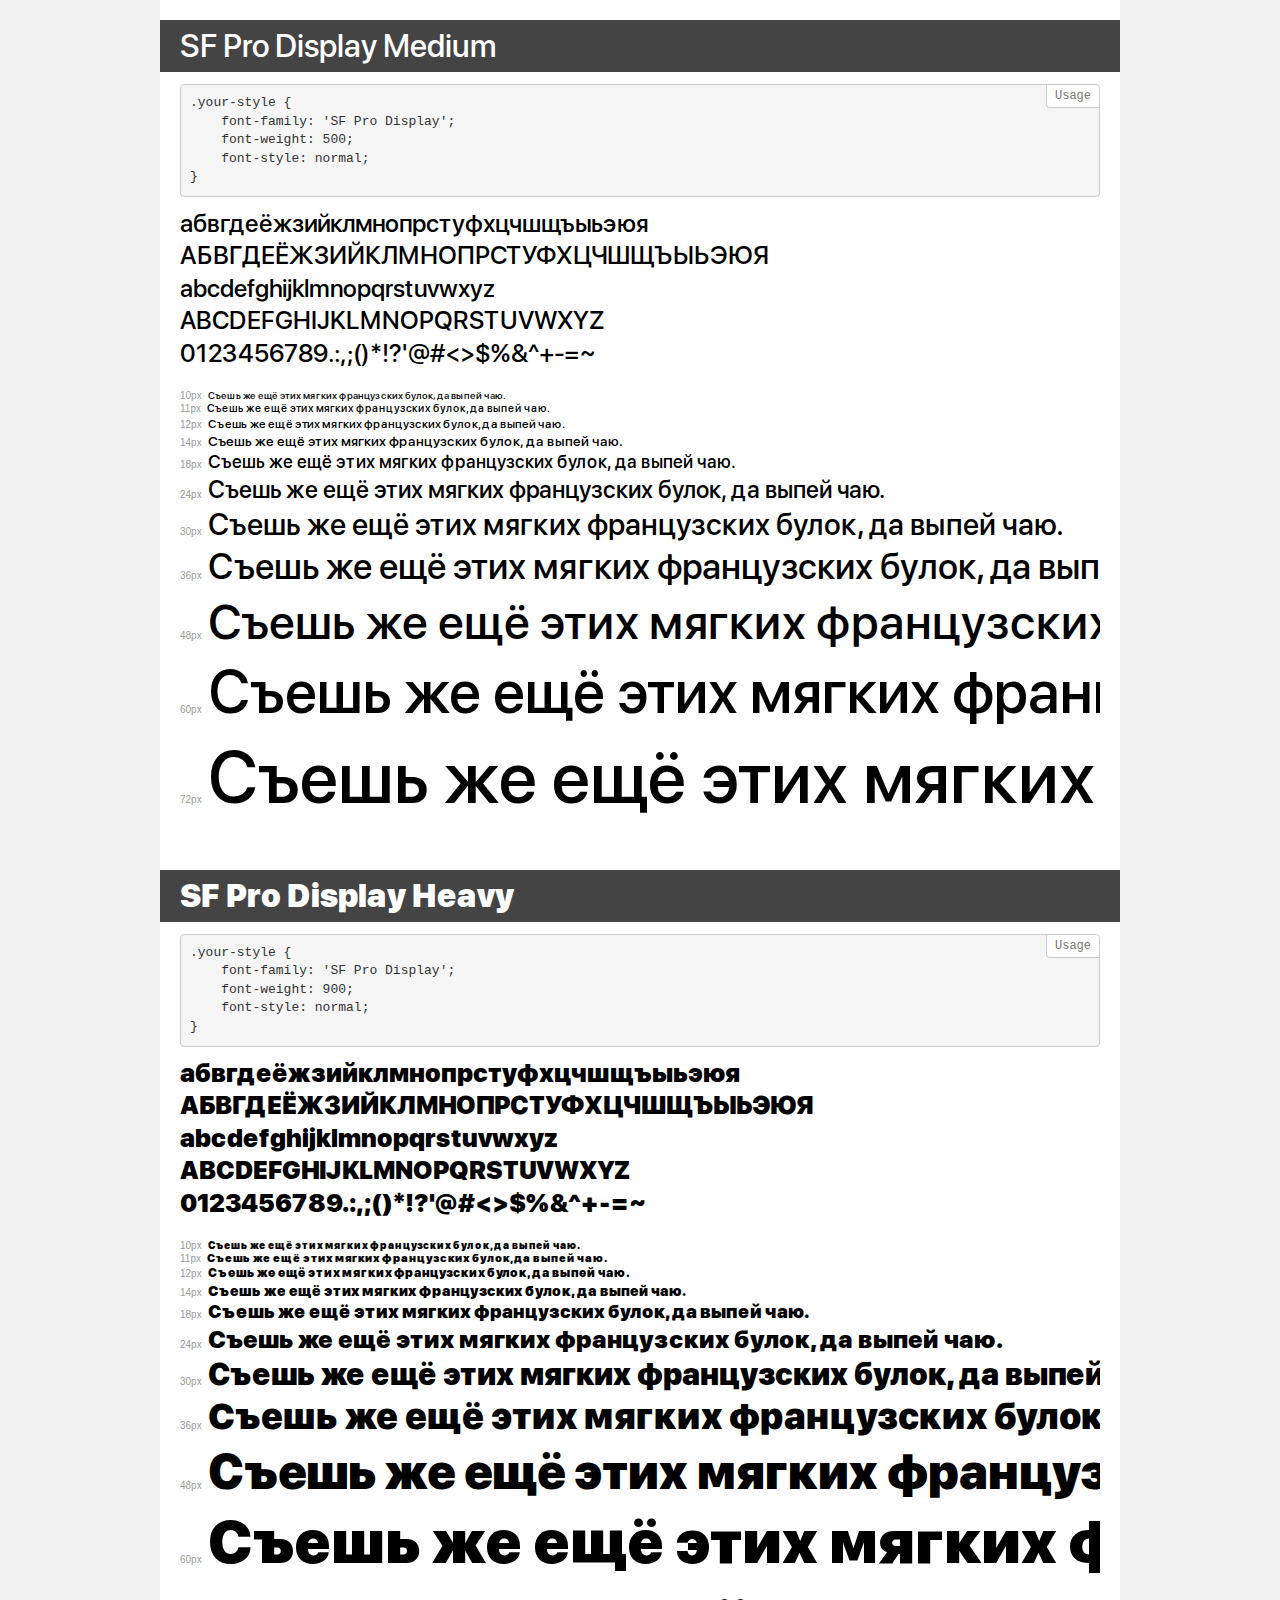
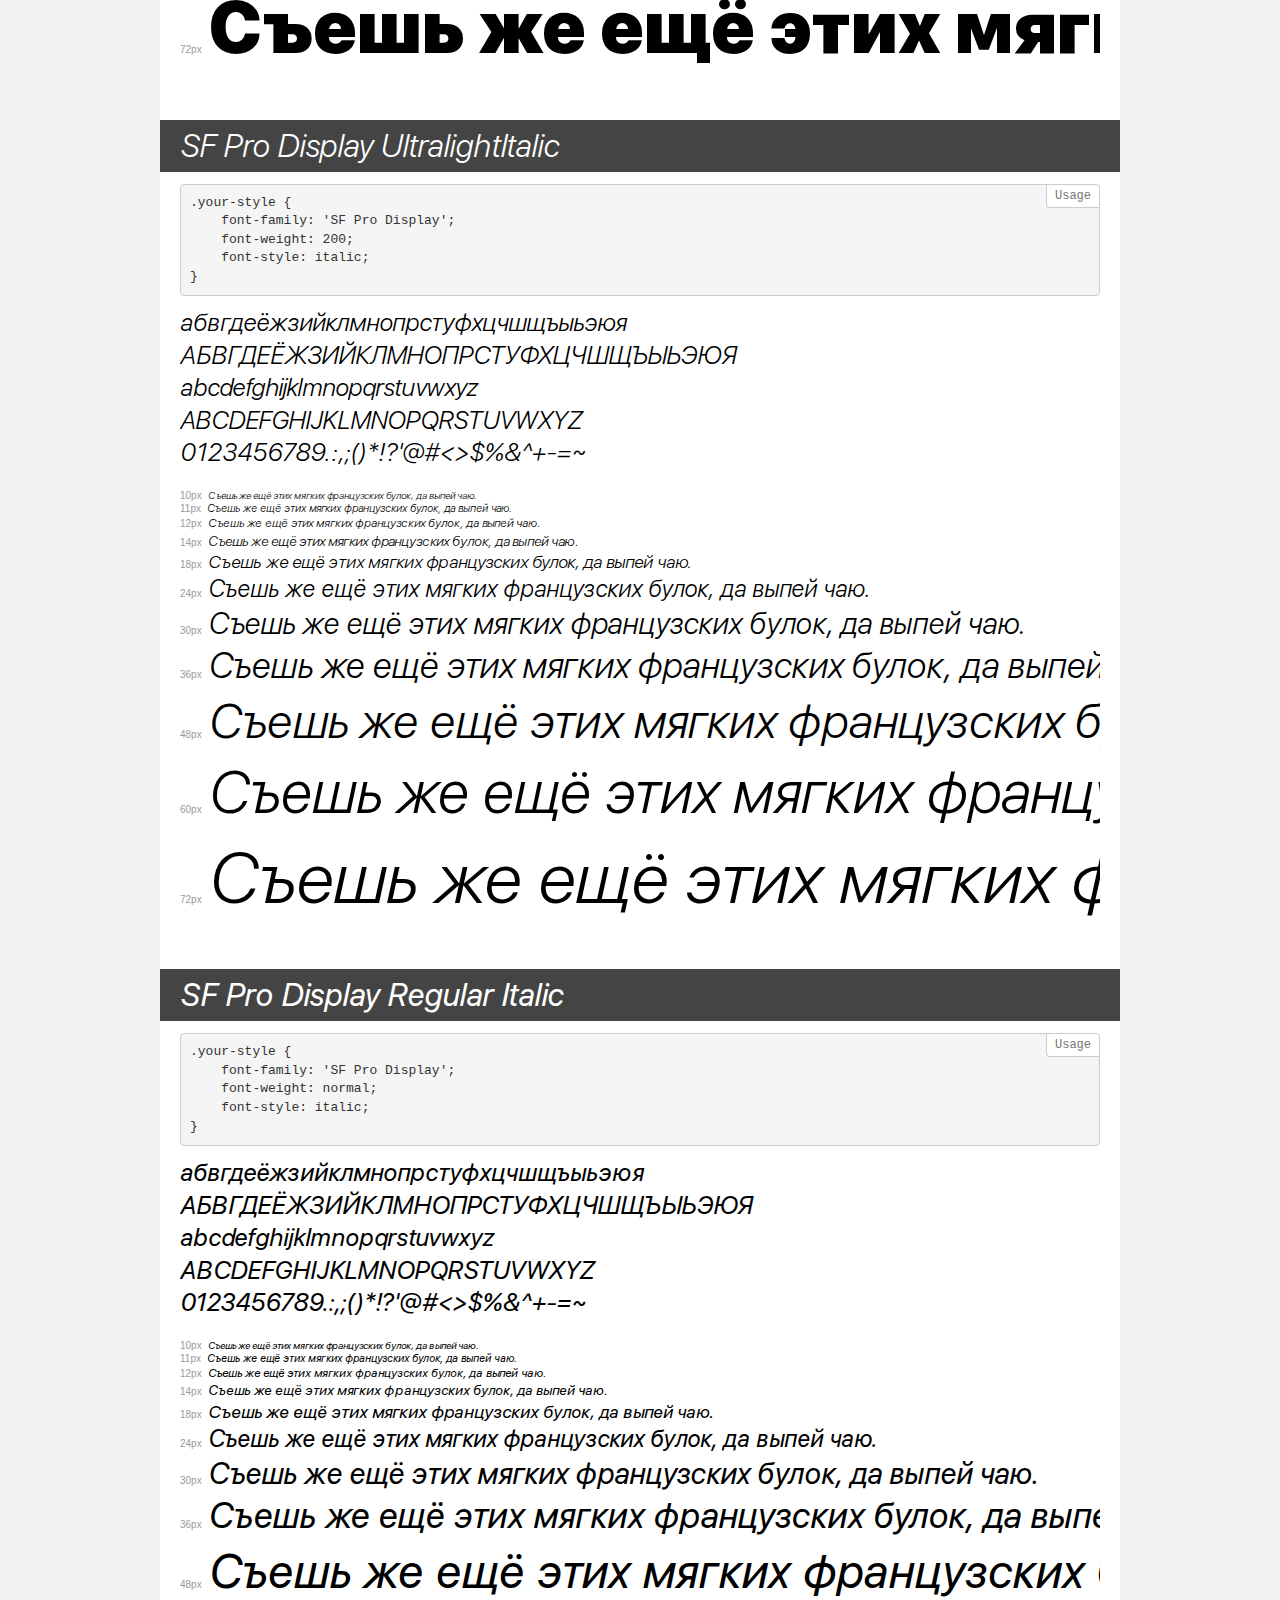
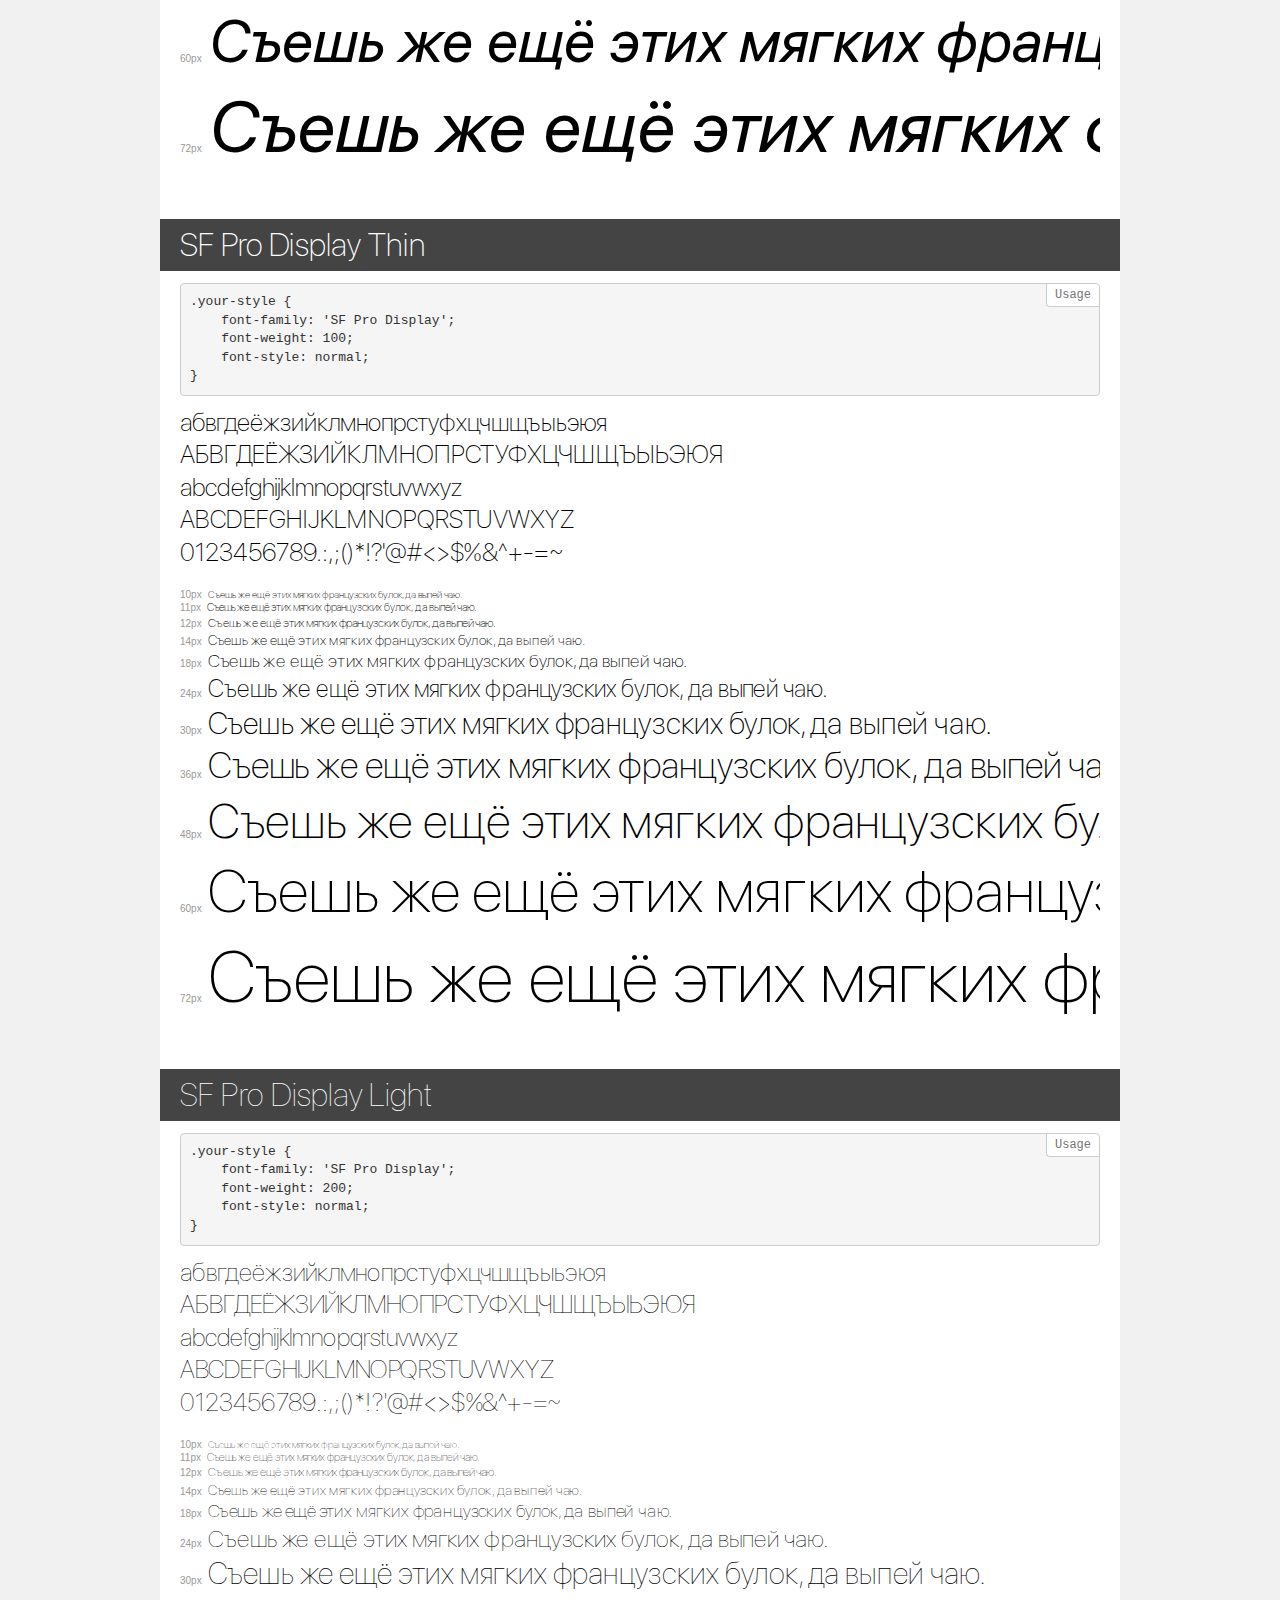
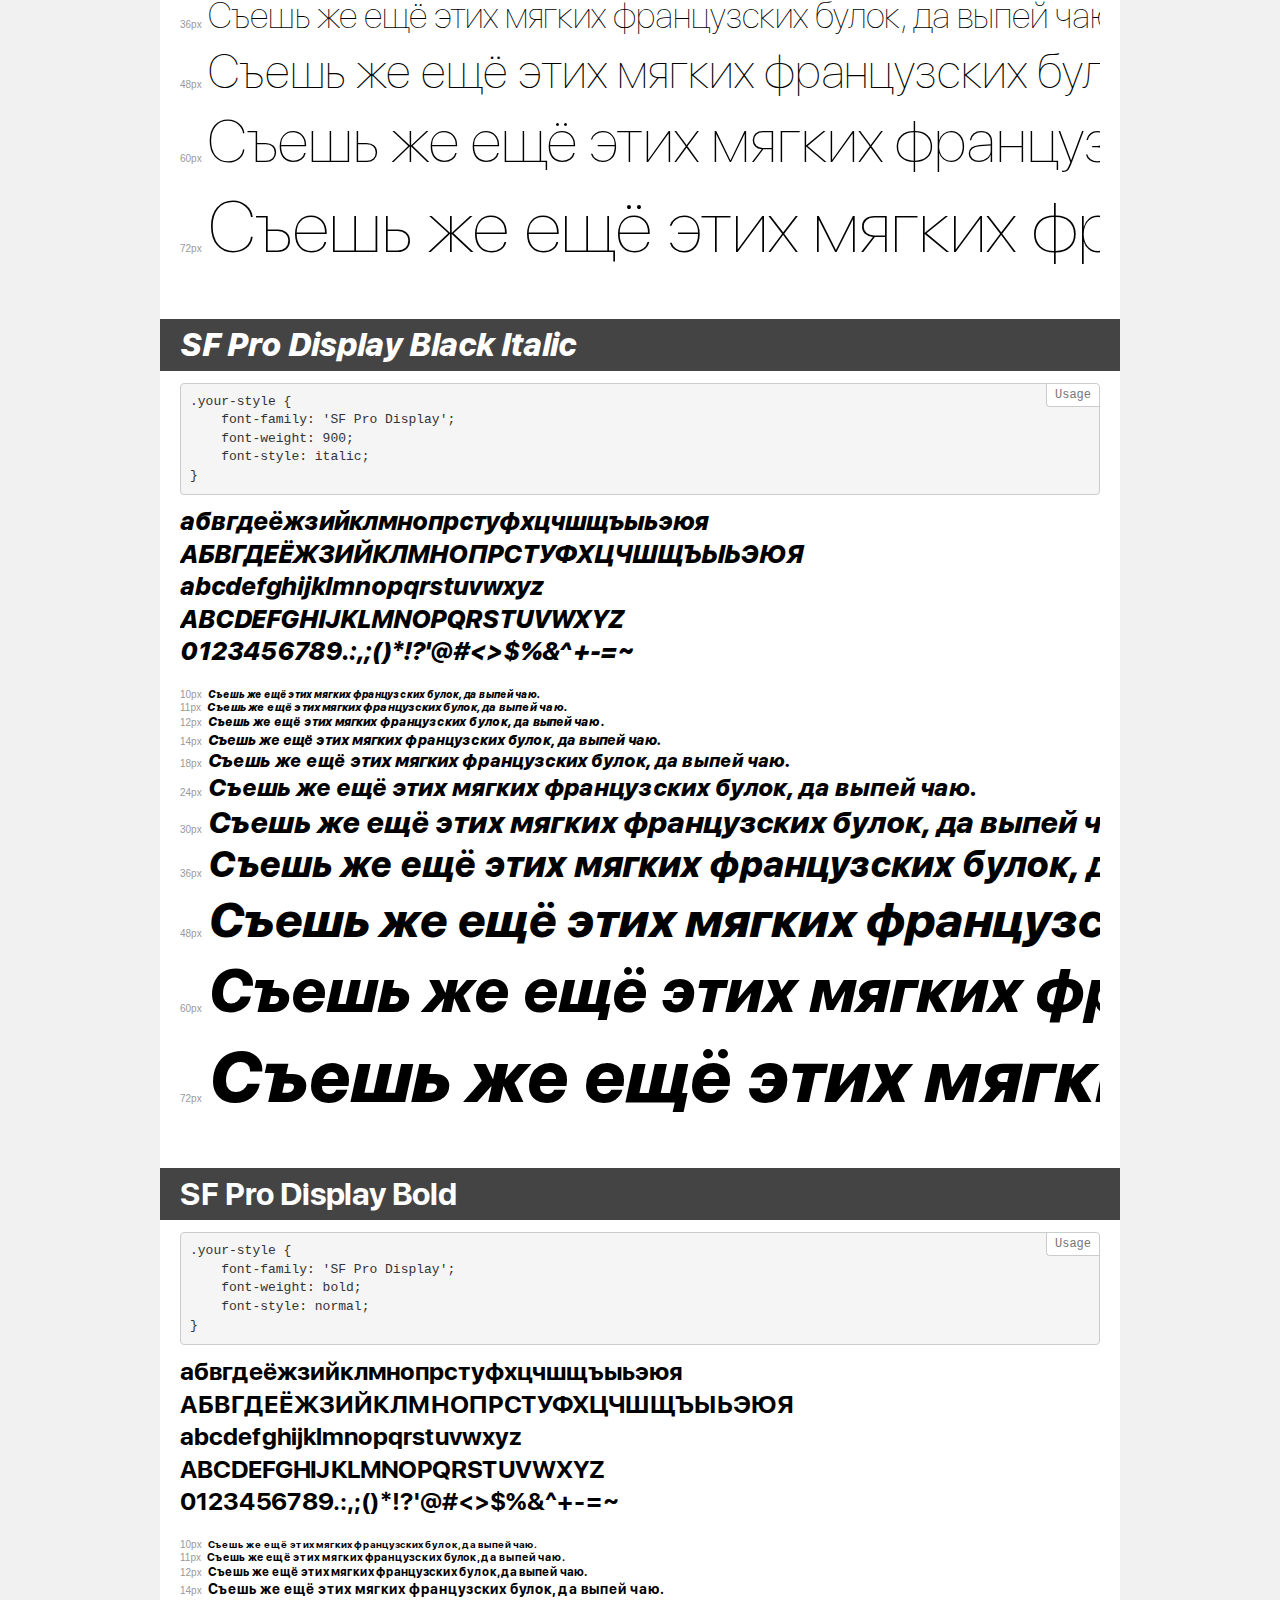
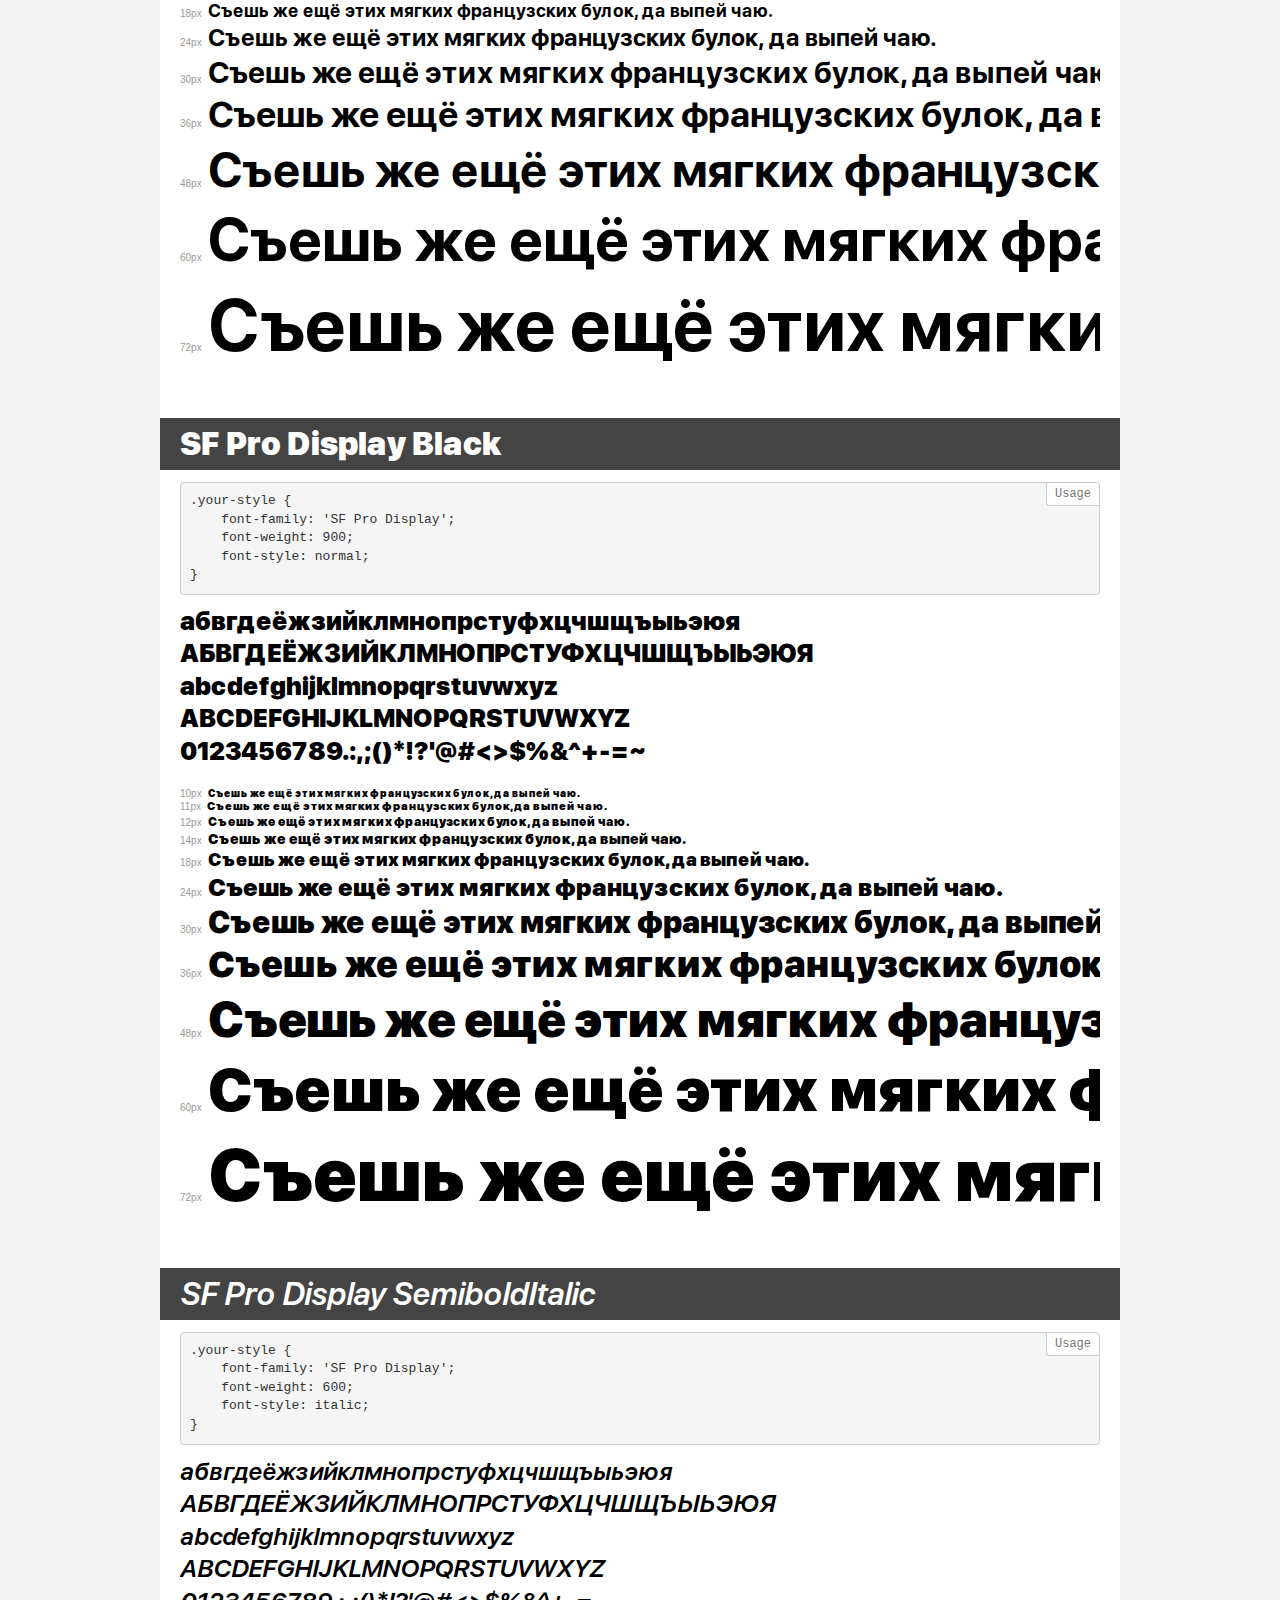
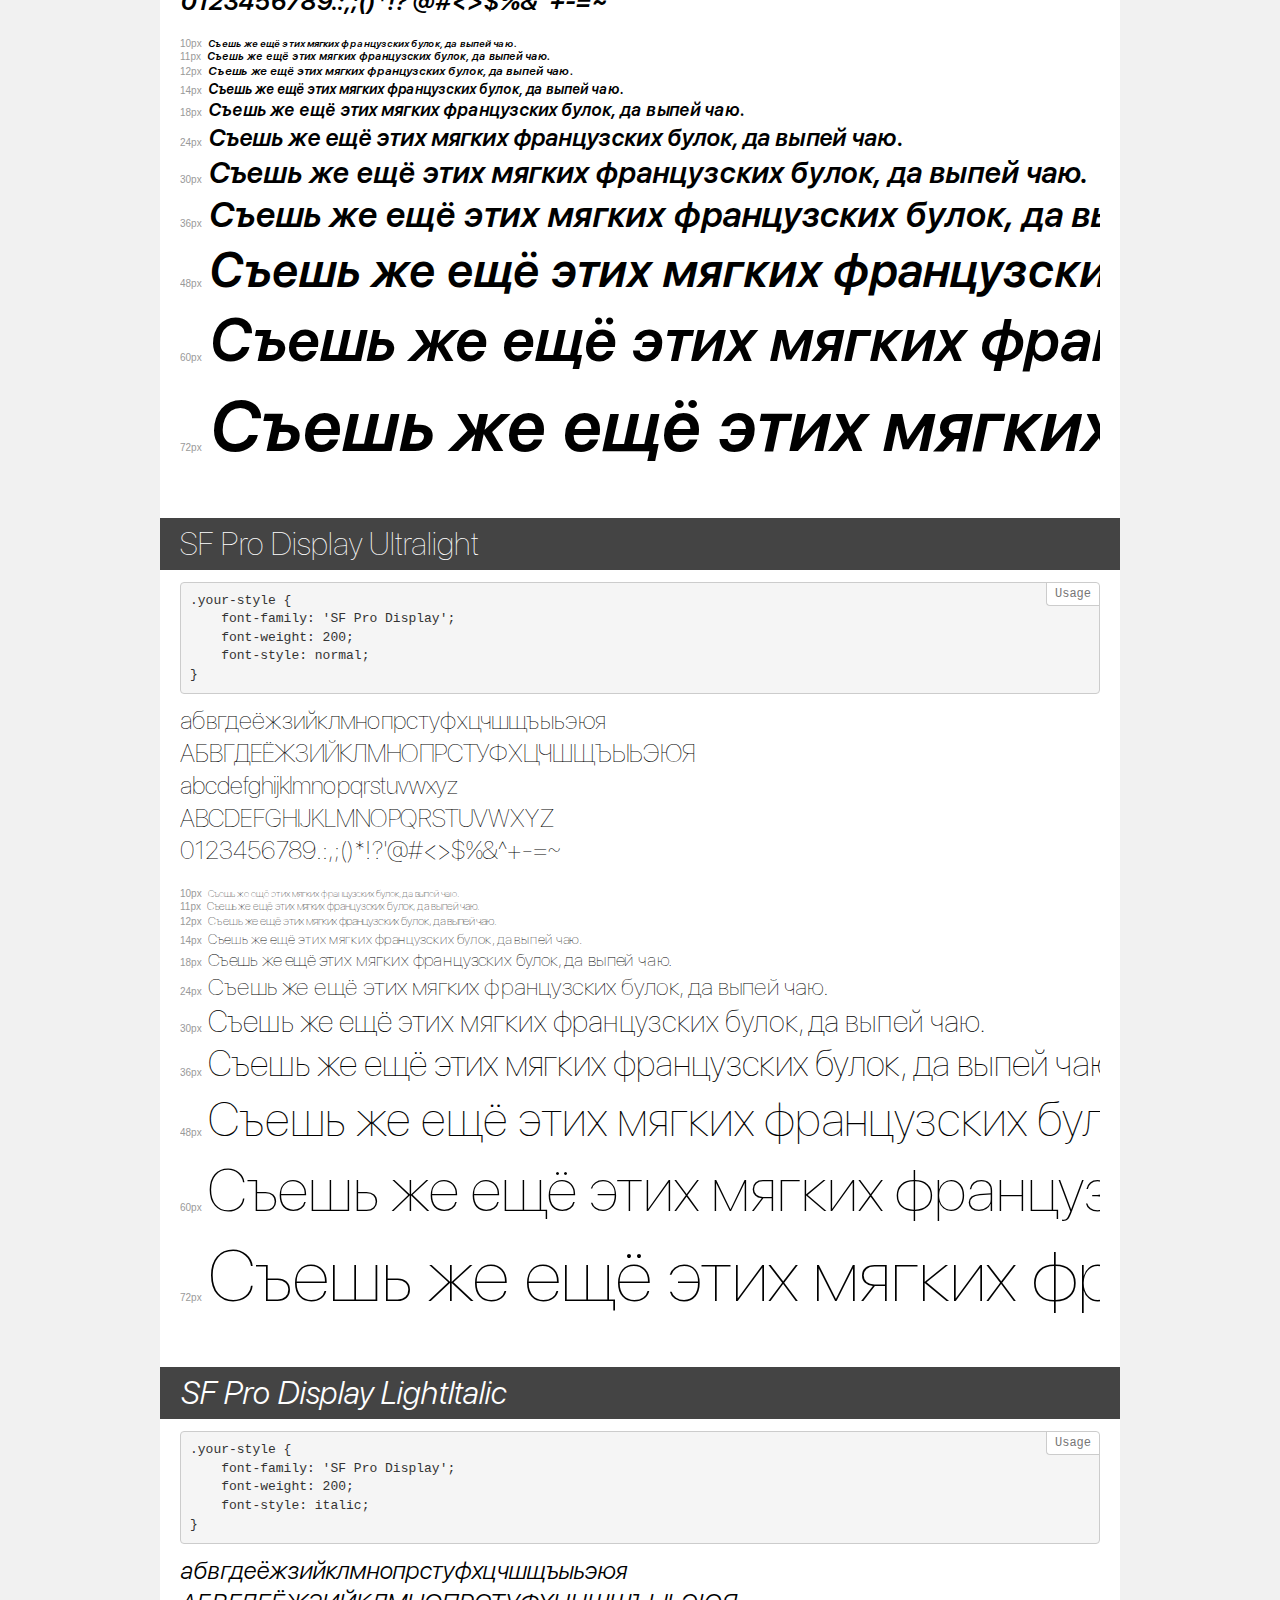
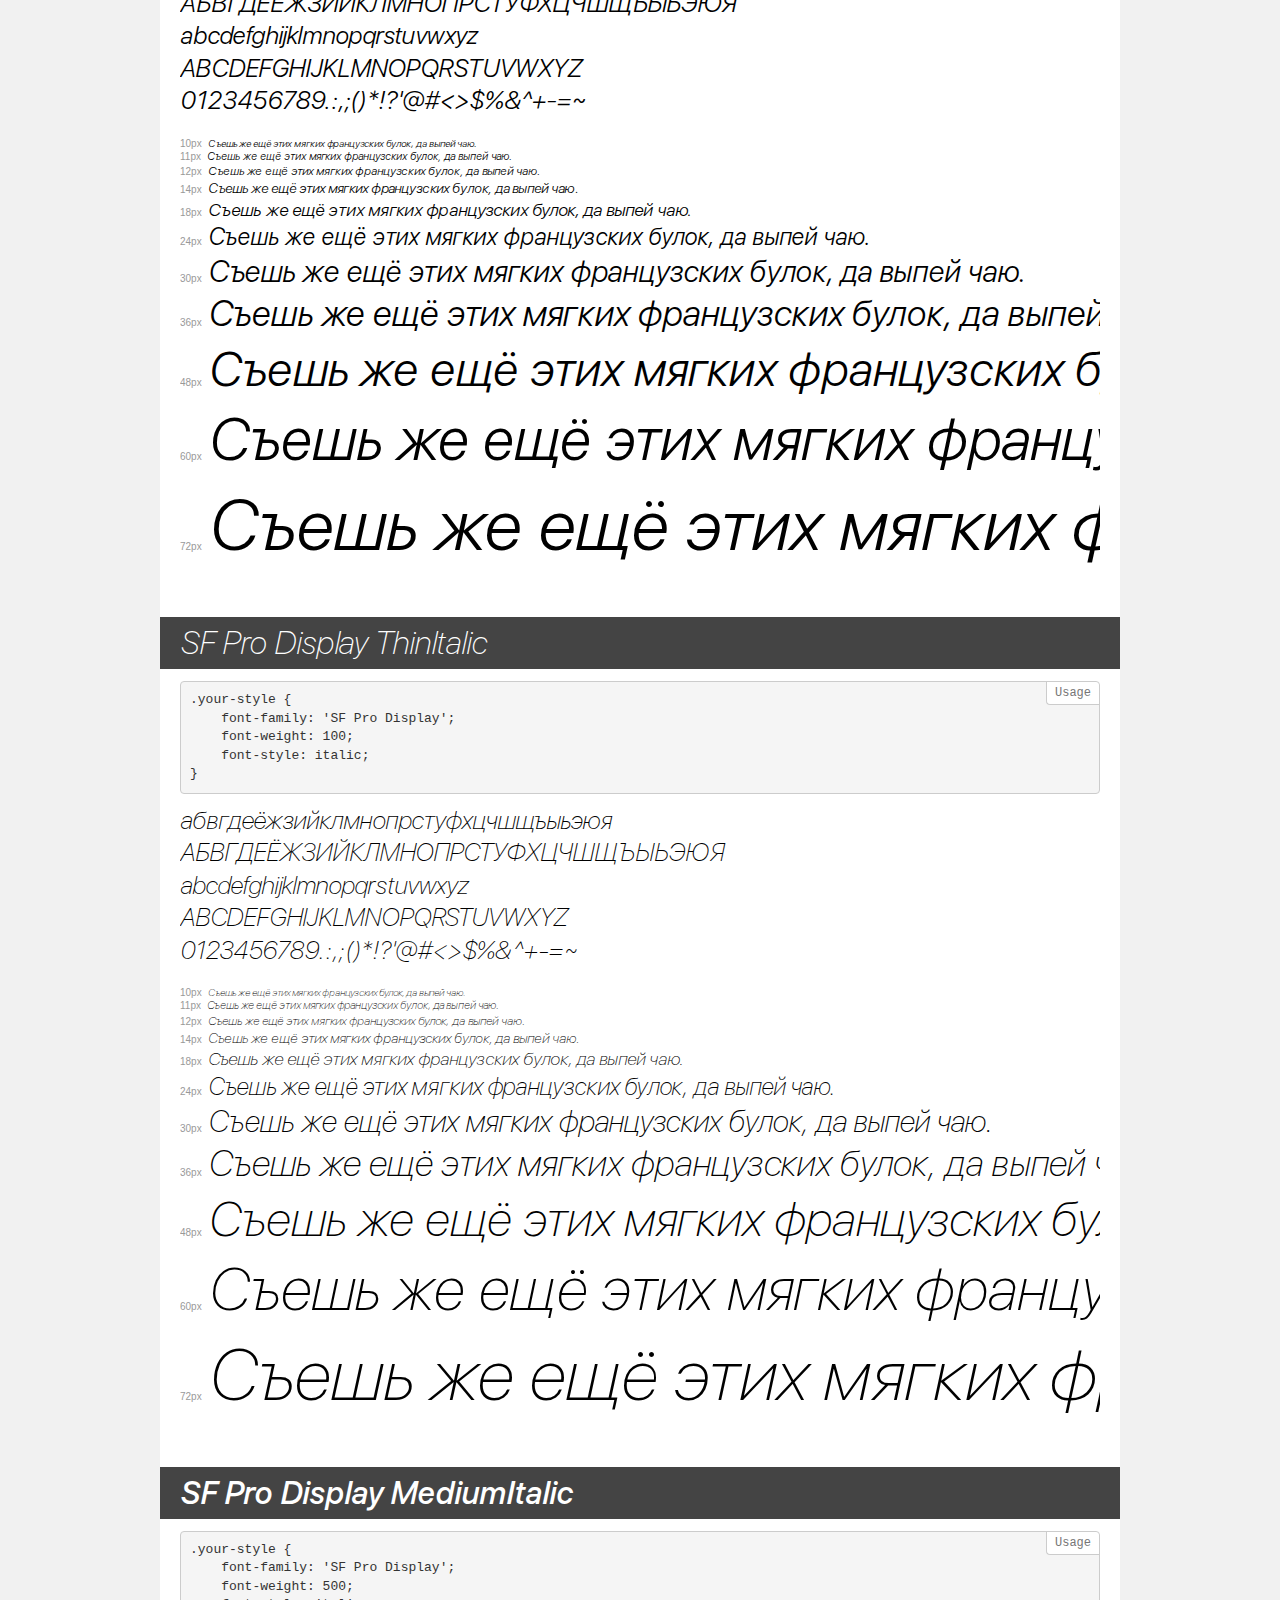
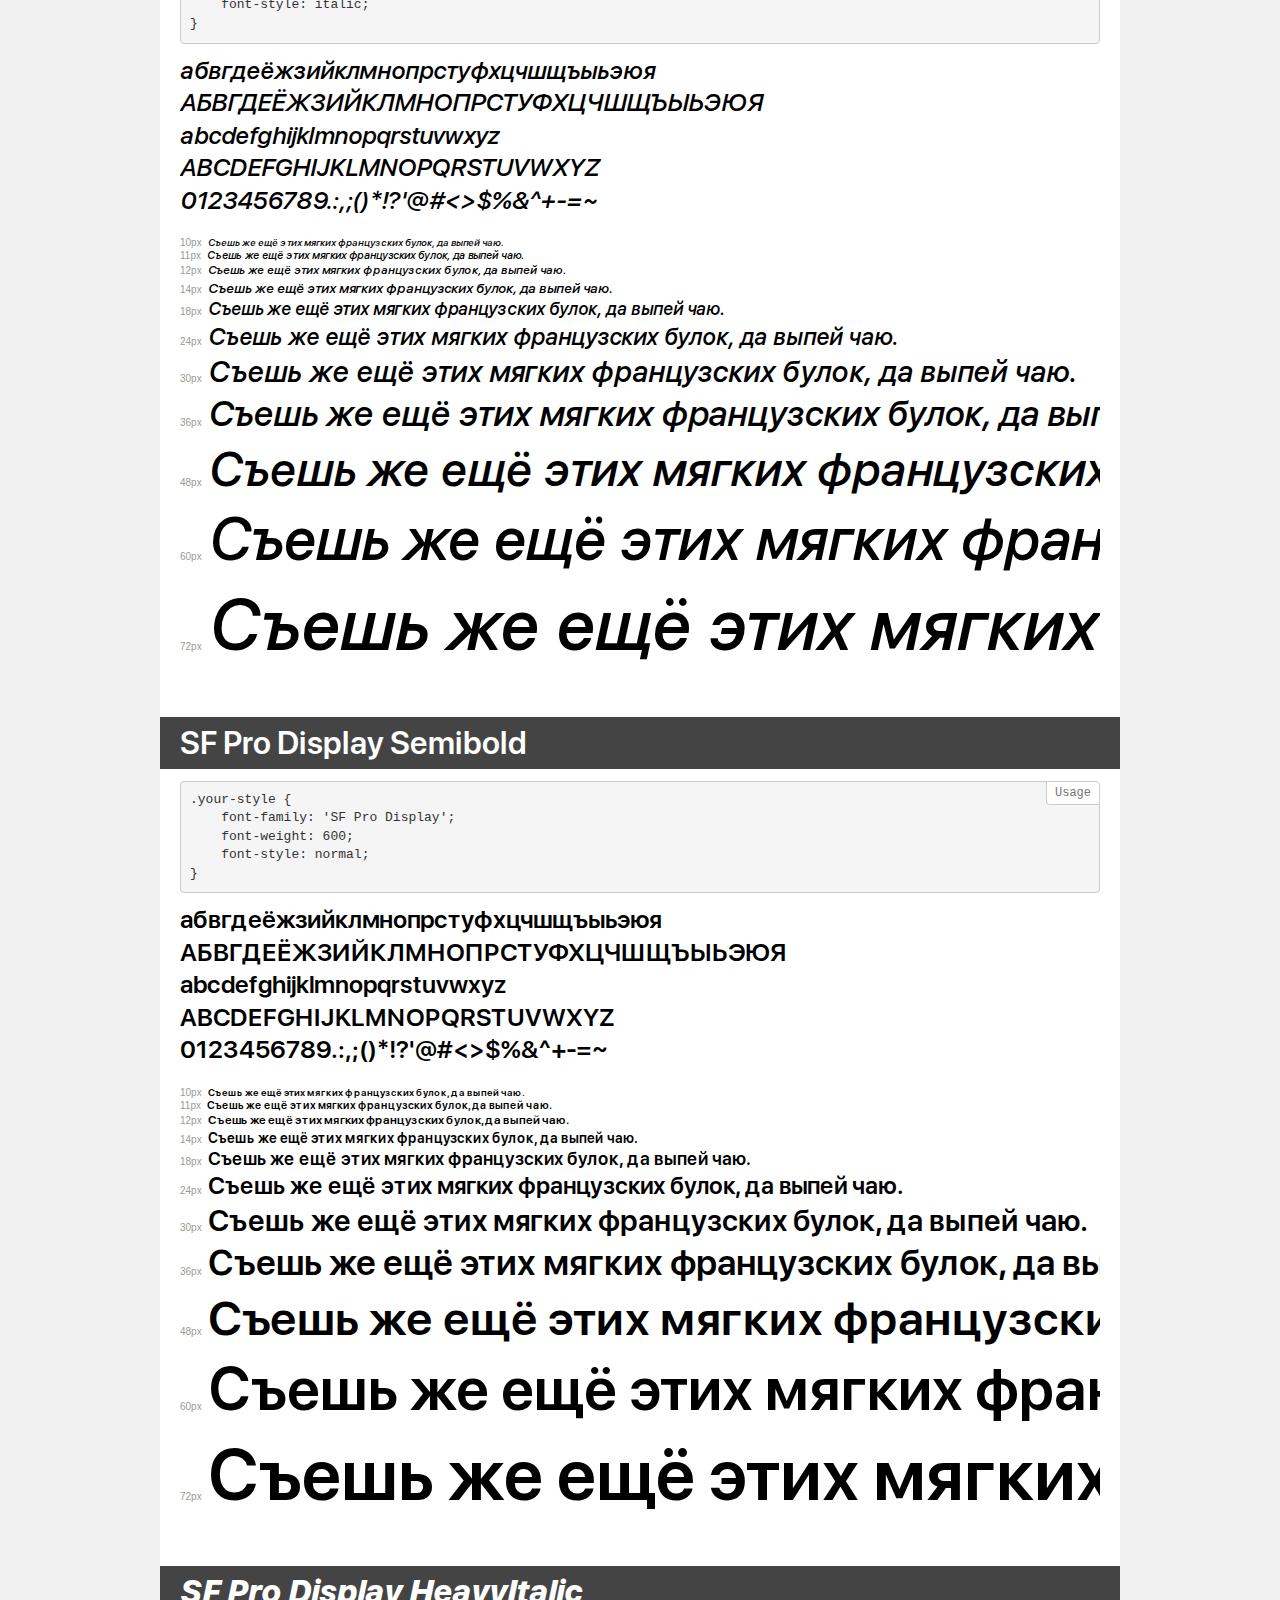
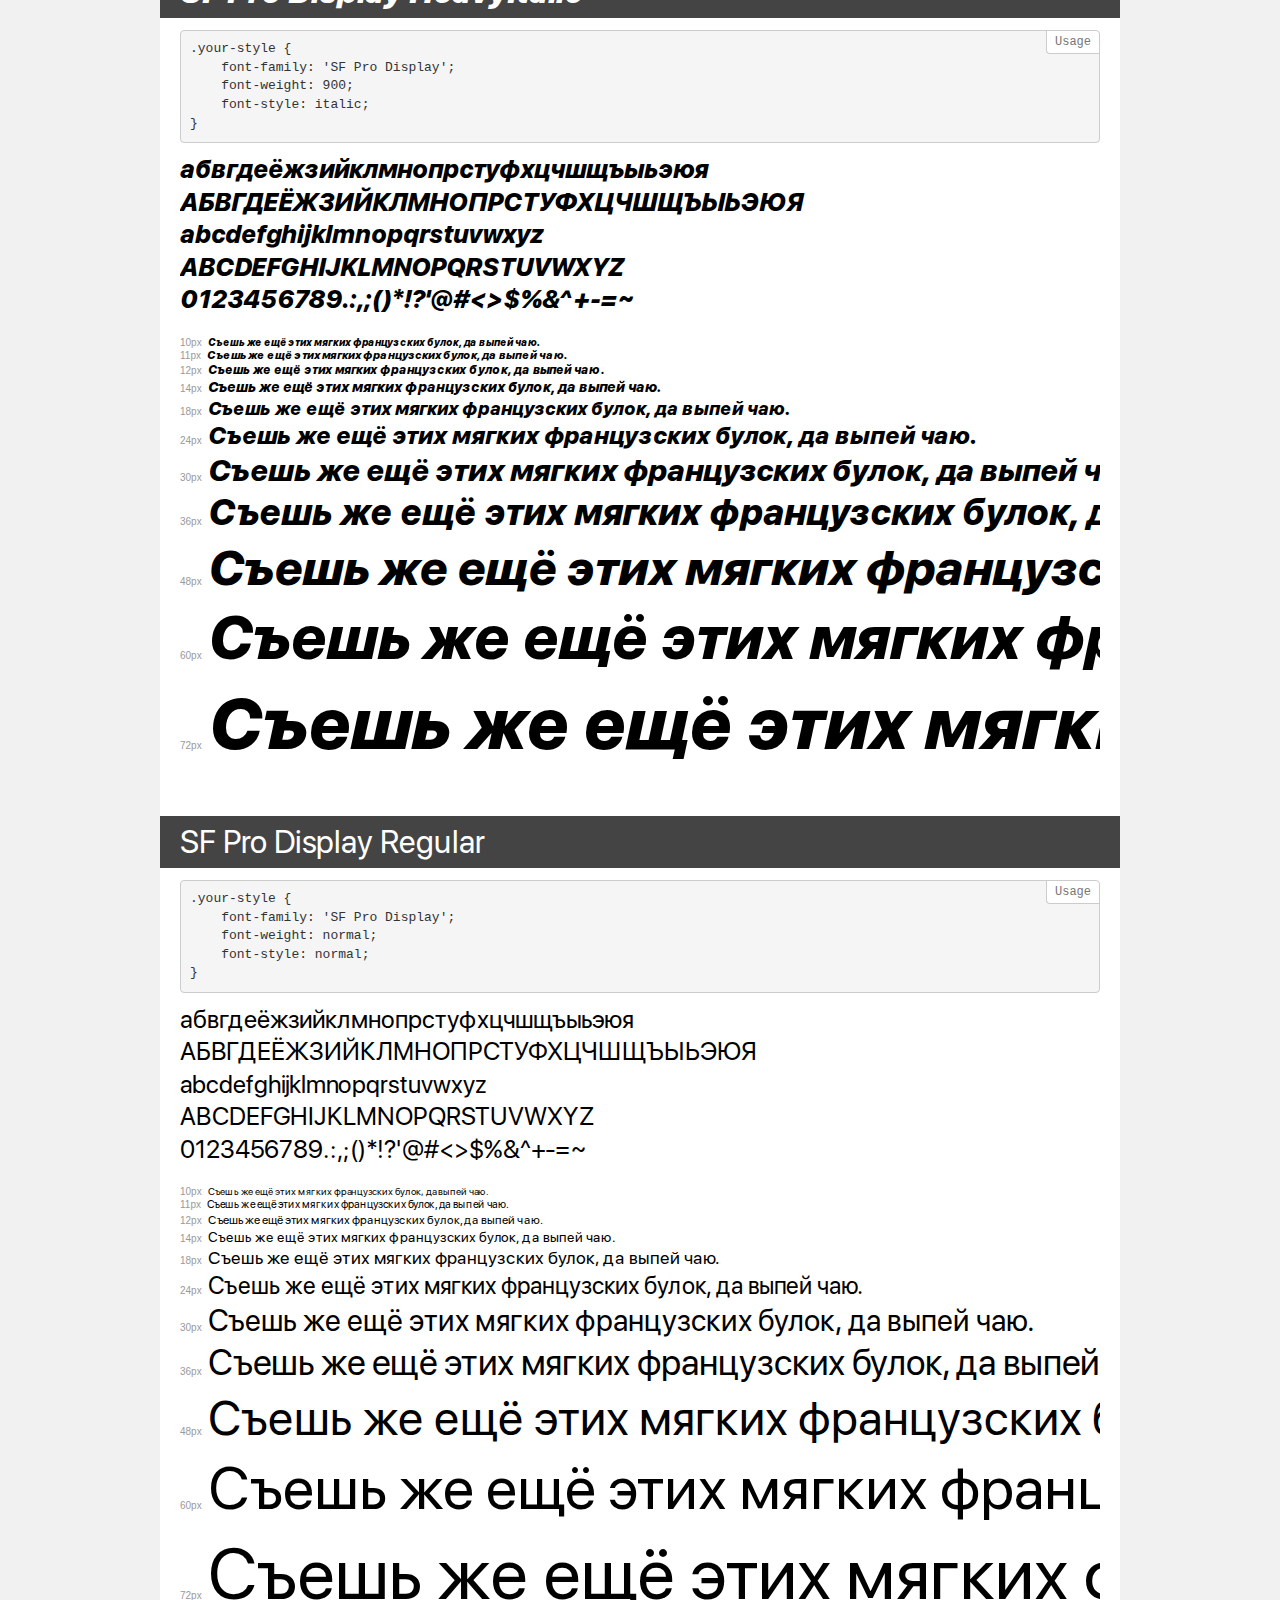
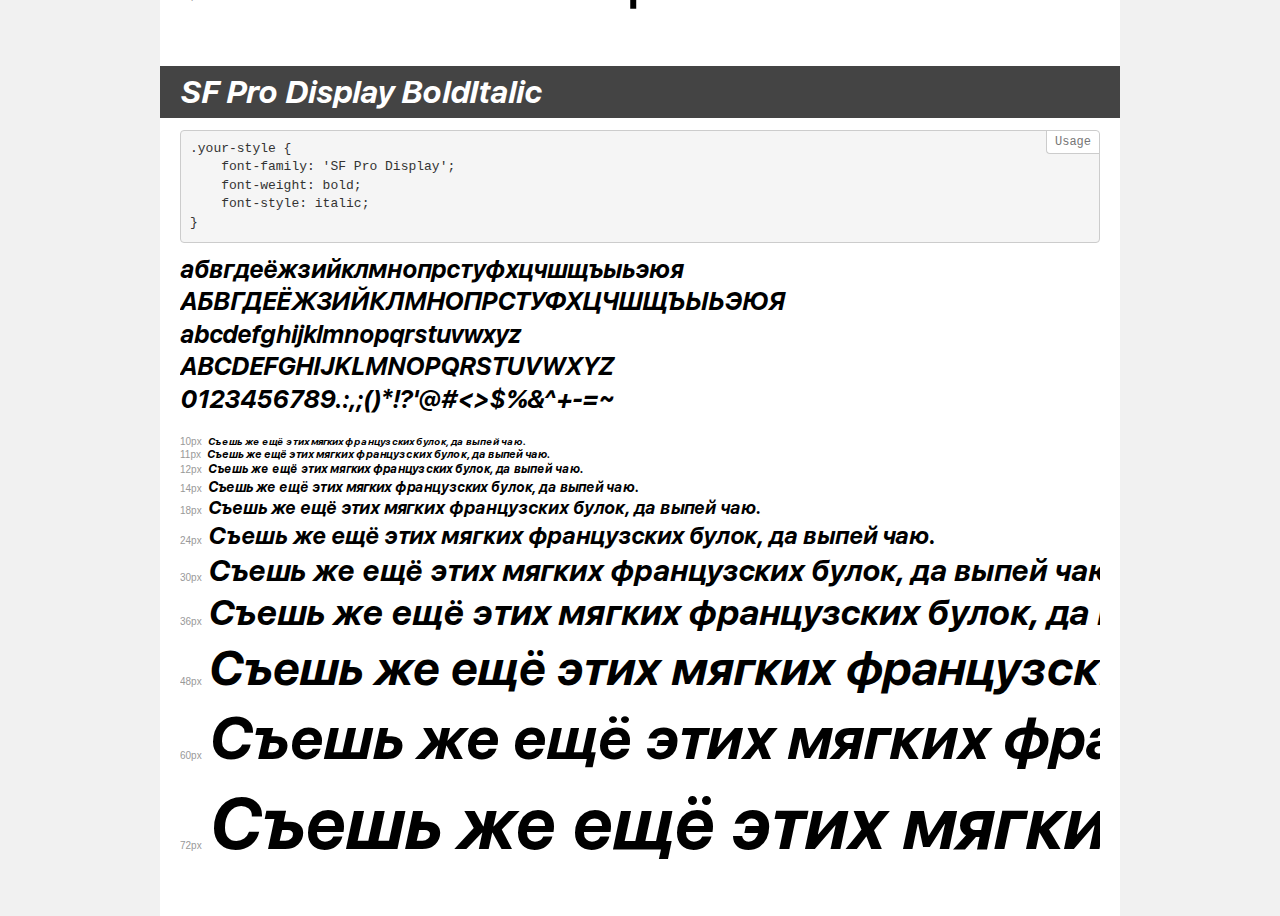
<file: font/demo.html>
<!DOCTYPE html>
<html>
<head>
    <meta charset="utf-8">
    <meta http-equiv="X-UA-Compatible" content="IE=edge">
    <meta name="viewport" content="width=device-width, initial-scale=1">
    <meta name="robots" content="noindex, noarchive">
    <meta name="format-detection" content="telephone=no">
    <title>Transfonter demo</title>
    <link href="stylesheet.css" rel="stylesheet">
    <style>
        /*
        http://meyerweb.com/eric/tools/css/reset/
        v2.0 | 20110126
        License: none (public domain)
        */
        html, body, div, span, applet, object, iframe,
        h1, h2, h3, h4, h5, h6, p, blockquote, pre,
        a, abbr, acronym, address, big, cite, code,
        del, dfn, em, img, ins, kbd, q, s, samp,
        small, strike, strong, sub, sup, tt, var,
        b, u, i, center,
        dl, dt, dd, ol, ul, li,
        fieldset, form, label, legend,
        table, caption, tbody, tfoot, thead, tr, th, td,
        article, aside, canvas, details, embed,
        figure, figcaption, footer, header, hgroup,
        menu, nav, output, ruby, section, summary,
        time, mark, audio, video {
            margin: 0;
            padding: 0;
            border: 0;
            font-size: 100%;
            font: inherit;
            vertical-align: baseline;
        }
        /* HTML5 display-role reset for older browsers */
        article, aside, details, figcaption, figure,
        footer, header, hgroup, menu, nav, section {
            display: block;
        }
        body {
            line-height: 1;
        }
        ol, ul {
            list-style: none;
        }
        blockquote, q {
            quotes: none;
        }
        blockquote:before, blockquote:after,
        q:before, q:after {
            content: '';
            content: none;
        }
        table {
            border-collapse: collapse;
            border-spacing: 0;
        }
        /* common styles */
        body {
            background: #f1f1f1;
            color: #000;
        }
        .page {
            background: #fff;
            width: 920px;
            margin: 0 auto;
            padding: 20px 20px 0 20px;
            overflow: hidden;
        }
        .font-container {
            overflow-x: auto;
            overflow-y: hidden;
            margin-bottom: 40px;
            line-height: 1.3;
            white-space: nowrap;
            padding-bottom: 5px;
        }
        h1 {
            position: relative;
            background: #444;
            font-size: 32px;
            color: #fff;
            padding: 10px 20px;
            margin: 0 -20px 12px -20px;
        }
        .letters {
            font-size: 25px;
            margin-bottom: 20px;
        }
        .s10:before {
            content: '10px';
        }
        .s11:before {
            content: '11px';
        }
        .s12:before {
            content: '12px';
        }
        .s14:before {
            content: '14px';
        }
        .s18:before {
            content: '18px';
        }
        .s24:before {
            content: '24px';
        }
        .s30:before {
            content: '30px';
        }
        .s36:before {
            content: '36px';
        }
        .s48:before {
            content: '48px';
        }
        .s60:before {
            content: '60px';
        }
        .s72:before {
            content: '72px';
        }
        .s10:before, .s11:before, .s12:before, .s14:before,
        .s18:before, .s24:before, .s30:before, .s36:before,
        .s48:before, .s60:before, .s72:before {
            font-family: Arial, sans-serif;
            font-size: 10px;
            font-weight: normal;
            font-style: normal;
            color: #999;
            padding-right: 6px;
        }
        pre {
            display: block;
            position: relative;
            padding: 9px;
            margin: 0 0 10px;
            font-family: Monaco, Menlo, Consolas, "Courier New", monospace !important;
            font-size: 13px;
            line-height: 1.428571429;
            color: #333;
            font-weight: normal !important;
            font-style: normal !important;
            background-color: #f5f5f5;
            border: 1px solid #ccc;
            overflow-x: auto;
            border-radius: 4px;
        }
        pre:after {
            display: block;
            position: absolute;
            right: 0;
            top: 0;
            content: 'Usage';
            line-height: 1;
            padding: 5px 8px;
            font-size: 12px;
            color: #767676;
            background-color: #fff;
            border: 1px solid #ccc;
            border-right: none;
            border-top: none;
            border-radius: 0 4px 0 4px;
            z-index: 10;
        }
        /* responsive */
        @media (max-width: 959px) {
            .page {
                width: auto;
                margin: 0;
            }
        }
    </style>
</head>
<body>
<div class="page">
    <div class="demo" style="font-family: 'SF Pro Display'; font-weight: 500; font-style: normal;">
        <h1>SF Pro Display Medium</h1>
        <pre>.your-style {
    font-family: 'SF Pro Display';
    font-weight: 500;
    font-style: normal;
}</pre>
        <div class="font-container">
            <p class="letters">
                абвгдеёжзийклмнопрстуфхцчшщъыьэюя<br>
АБВГДЕЁЖЗИЙКЛМНОПРСТУФХЦЧШЩЪЫЬЭЮЯ<br>
abcdefghijklmnopqrstuvwxyz<br>
ABCDEFGHIJKLMNOPQRSTUVWXYZ<br>
                0123456789.:,;()*!?'@#<>$%&^+-=~
            </p>
            <p class="s10" style="font-size: 10px;">Съешь же ещё этих мягких французских булок, да выпей чаю.</p>
            <p class="s11" style="font-size: 11px;">Съешь же ещё этих мягких французских булок, да выпей чаю.</p>
            <p class="s12" style="font-size: 12px;">Съешь же ещё этих мягких французских булок, да выпей чаю.</p>
            <p class="s14" style="font-size: 14px;">Съешь же ещё этих мягких французских булок, да выпей чаю.</p>
            <p class="s18" style="font-size: 18px;">Съешь же ещё этих мягких французских булок, да выпей чаю.</p>
            <p class="s24" style="font-size: 24px;">Съешь же ещё этих мягких французских булок, да выпей чаю.</p>
            <p class="s30" style="font-size: 30px;">Съешь же ещё этих мягких французских булок, да выпей чаю.</p>
            <p class="s36" style="font-size: 36px;">Съешь же ещё этих мягких французских булок, да выпей чаю.</p>
            <p class="s48" style="font-size: 48px;">Съешь же ещё этих мягких французских булок, да выпей чаю.</p>
            <p class="s60" style="font-size: 60px;">Съешь же ещё этих мягких французских булок, да выпей чаю.</p>
            <p class="s72" style="font-size: 72px;">Съешь же ещё этих мягких французских булок, да выпей чаю.</p>
        </div>
    </div>
    <div class="demo" style="font-family: 'SF Pro Display'; font-weight: 900; font-style: normal;">
        <h1>SF Pro Display Heavy</h1>
        <pre>.your-style {
    font-family: 'SF Pro Display';
    font-weight: 900;
    font-style: normal;
}</pre>
        <div class="font-container">
            <p class="letters">
                абвгдеёжзийклмнопрстуфхцчшщъыьэюя<br>
АБВГДЕЁЖЗИЙКЛМНОПРСТУФХЦЧШЩЪЫЬЭЮЯ<br>
abcdefghijklmnopqrstuvwxyz<br>
ABCDEFGHIJKLMNOPQRSTUVWXYZ<br>
                0123456789.:,;()*!?'@#<>$%&^+-=~
            </p>
            <p class="s10" style="font-size: 10px;">Съешь же ещё этих мягких французских булок, да выпей чаю.</p>
            <p class="s11" style="font-size: 11px;">Съешь же ещё этих мягких французских булок, да выпей чаю.</p>
            <p class="s12" style="font-size: 12px;">Съешь же ещё этих мягких французских булок, да выпей чаю.</p>
            <p class="s14" style="font-size: 14px;">Съешь же ещё этих мягких французских булок, да выпей чаю.</p>
            <p class="s18" style="font-size: 18px;">Съешь же ещё этих мягких французских булок, да выпей чаю.</p>
            <p class="s24" style="font-size: 24px;">Съешь же ещё этих мягких французских булок, да выпей чаю.</p>
            <p class="s30" style="font-size: 30px;">Съешь же ещё этих мягких французских булок, да выпей чаю.</p>
            <p class="s36" style="font-size: 36px;">Съешь же ещё этих мягких французских булок, да выпей чаю.</p>
            <p class="s48" style="font-size: 48px;">Съешь же ещё этих мягких французских булок, да выпей чаю.</p>
            <p class="s60" style="font-size: 60px;">Съешь же ещё этих мягких французских булок, да выпей чаю.</p>
            <p class="s72" style="font-size: 72px;">Съешь же ещё этих мягких французских булок, да выпей чаю.</p>
        </div>
    </div>
    <div class="demo" style="font-family: 'SF Pro Display'; font-weight: 200; font-style: italic;">
        <h1>SF Pro Display UltralightItalic</h1>
        <pre>.your-style {
    font-family: 'SF Pro Display';
    font-weight: 200;
    font-style: italic;
}</pre>
        <div class="font-container">
            <p class="letters">
                абвгдеёжзийклмнопрстуфхцчшщъыьэюя<br>
АБВГДЕЁЖЗИЙКЛМНОПРСТУФХЦЧШЩЪЫЬЭЮЯ<br>
abcdefghijklmnopqrstuvwxyz<br>
ABCDEFGHIJKLMNOPQRSTUVWXYZ<br>
                0123456789.:,;()*!?'@#<>$%&^+-=~
            </p>
            <p class="s10" style="font-size: 10px;">Съешь же ещё этих мягких французских булок, да выпей чаю.</p>
            <p class="s11" style="font-size: 11px;">Съешь же ещё этих мягких французских булок, да выпей чаю.</p>
            <p class="s12" style="font-size: 12px;">Съешь же ещё этих мягких французских булок, да выпей чаю.</p>
            <p class="s14" style="font-size: 14px;">Съешь же ещё этих мягких французских булок, да выпей чаю.</p>
            <p class="s18" style="font-size: 18px;">Съешь же ещё этих мягких французских булок, да выпей чаю.</p>
            <p class="s24" style="font-size: 24px;">Съешь же ещё этих мягких французских булок, да выпей чаю.</p>
            <p class="s30" style="font-size: 30px;">Съешь же ещё этих мягких французских булок, да выпей чаю.</p>
            <p class="s36" style="font-size: 36px;">Съешь же ещё этих мягких французских булок, да выпей чаю.</p>
            <p class="s48" style="font-size: 48px;">Съешь же ещё этих мягких французских булок, да выпей чаю.</p>
            <p class="s60" style="font-size: 60px;">Съешь же ещё этих мягких французских булок, да выпей чаю.</p>
            <p class="s72" style="font-size: 72px;">Съешь же ещё этих мягких французских булок, да выпей чаю.</p>
        </div>
    </div>
    <div class="demo" style="font-family: 'SF Pro Display'; font-weight: normal; font-style: italic;">
        <h1>SF Pro Display Regular Italic</h1>
        <pre>.your-style {
    font-family: 'SF Pro Display';
    font-weight: normal;
    font-style: italic;
}</pre>
        <div class="font-container">
            <p class="letters">
                абвгдеёжзийклмнопрстуфхцчшщъыьэюя<br>
АБВГДЕЁЖЗИЙКЛМНОПРСТУФХЦЧШЩЪЫЬЭЮЯ<br>
abcdefghijklmnopqrstuvwxyz<br>
ABCDEFGHIJKLMNOPQRSTUVWXYZ<br>
                0123456789.:,;()*!?'@#<>$%&^+-=~
            </p>
            <p class="s10" style="font-size: 10px;">Съешь же ещё этих мягких французских булок, да выпей чаю.</p>
            <p class="s11" style="font-size: 11px;">Съешь же ещё этих мягких французских булок, да выпей чаю.</p>
            <p class="s12" style="font-size: 12px;">Съешь же ещё этих мягких французских булок, да выпей чаю.</p>
            <p class="s14" style="font-size: 14px;">Съешь же ещё этих мягких французских булок, да выпей чаю.</p>
            <p class="s18" style="font-size: 18px;">Съешь же ещё этих мягких французских булок, да выпей чаю.</p>
            <p class="s24" style="font-size: 24px;">Съешь же ещё этих мягких французских булок, да выпей чаю.</p>
            <p class="s30" style="font-size: 30px;">Съешь же ещё этих мягких французских булок, да выпей чаю.</p>
            <p class="s36" style="font-size: 36px;">Съешь же ещё этих мягких французских булок, да выпей чаю.</p>
            <p class="s48" style="font-size: 48px;">Съешь же ещё этих мягких французских булок, да выпей чаю.</p>
            <p class="s60" style="font-size: 60px;">Съешь же ещё этих мягких французских булок, да выпей чаю.</p>
            <p class="s72" style="font-size: 72px;">Съешь же ещё этих мягких французских булок, да выпей чаю.</p>
        </div>
    </div>
    <div class="demo" style="font-family: 'SF Pro Display'; font-weight: 100; font-style: normal;">
        <h1>SF Pro Display Thin</h1>
        <pre>.your-style {
    font-family: 'SF Pro Display';
    font-weight: 100;
    font-style: normal;
}</pre>
        <div class="font-container">
            <p class="letters">
                абвгдеёжзийклмнопрстуфхцчшщъыьэюя<br>
АБВГДЕЁЖЗИЙКЛМНОПРСТУФХЦЧШЩЪЫЬЭЮЯ<br>
abcdefghijklmnopqrstuvwxyz<br>
ABCDEFGHIJKLMNOPQRSTUVWXYZ<br>
                0123456789.:,;()*!?'@#<>$%&^+-=~
            </p>
            <p class="s10" style="font-size: 10px;">Съешь же ещё этих мягких французских булок, да выпей чаю.</p>
            <p class="s11" style="font-size: 11px;">Съешь же ещё этих мягких французских булок, да выпей чаю.</p>
            <p class="s12" style="font-size: 12px;">Съешь же ещё этих мягких французских булок, да выпей чаю.</p>
            <p class="s14" style="font-size: 14px;">Съешь же ещё этих мягких французских булок, да выпей чаю.</p>
            <p class="s18" style="font-size: 18px;">Съешь же ещё этих мягких французских булок, да выпей чаю.</p>
            <p class="s24" style="font-size: 24px;">Съешь же ещё этих мягких французских булок, да выпей чаю.</p>
            <p class="s30" style="font-size: 30px;">Съешь же ещё этих мягких французских булок, да выпей чаю.</p>
            <p class="s36" style="font-size: 36px;">Съешь же ещё этих мягких французских булок, да выпей чаю.</p>
            <p class="s48" style="font-size: 48px;">Съешь же ещё этих мягких французских булок, да выпей чаю.</p>
            <p class="s60" style="font-size: 60px;">Съешь же ещё этих мягких французских булок, да выпей чаю.</p>
            <p class="s72" style="font-size: 72px;">Съешь же ещё этих мягких французских булок, да выпей чаю.</p>
        </div>
    </div>
    <div class="demo" style="font-family: 'SF Pro Display'; font-weight: 200; font-style: normal;">
        <h1>SF Pro Display Light</h1>
        <pre>.your-style {
    font-family: 'SF Pro Display';
    font-weight: 200;
    font-style: normal;
}</pre>
        <div class="font-container">
            <p class="letters">
                абвгдеёжзийклмнопрстуфхцчшщъыьэюя<br>
АБВГДЕЁЖЗИЙКЛМНОПРСТУФХЦЧШЩЪЫЬЭЮЯ<br>
abcdefghijklmnopqrstuvwxyz<br>
ABCDEFGHIJKLMNOPQRSTUVWXYZ<br>
                0123456789.:,;()*!?'@#<>$%&^+-=~
            </p>
            <p class="s10" style="font-size: 10px;">Съешь же ещё этих мягких французских булок, да выпей чаю.</p>
            <p class="s11" style="font-size: 11px;">Съешь же ещё этих мягких французских булок, да выпей чаю.</p>
            <p class="s12" style="font-size: 12px;">Съешь же ещё этих мягких французских булок, да выпей чаю.</p>
            <p class="s14" style="font-size: 14px;">Съешь же ещё этих мягких французских булок, да выпей чаю.</p>
            <p class="s18" style="font-size: 18px;">Съешь же ещё этих мягких французских булок, да выпей чаю.</p>
            <p class="s24" style="font-size: 24px;">Съешь же ещё этих мягких французских булок, да выпей чаю.</p>
            <p class="s30" style="font-size: 30px;">Съешь же ещё этих мягких французских булок, да выпей чаю.</p>
            <p class="s36" style="font-size: 36px;">Съешь же ещё этих мягких французских булок, да выпей чаю.</p>
            <p class="s48" style="font-size: 48px;">Съешь же ещё этих мягких французских булок, да выпей чаю.</p>
            <p class="s60" style="font-size: 60px;">Съешь же ещё этих мягких французских булок, да выпей чаю.</p>
            <p class="s72" style="font-size: 72px;">Съешь же ещё этих мягких французских булок, да выпей чаю.</p>
        </div>
    </div>
    <div class="demo" style="font-family: 'SF Pro Display'; font-weight: 900; font-style: italic;">
        <h1>SF Pro Display Black Italic</h1>
        <pre>.your-style {
    font-family: 'SF Pro Display';
    font-weight: 900;
    font-style: italic;
}</pre>
        <div class="font-container">
            <p class="letters">
                абвгдеёжзийклмнопрстуфхцчшщъыьэюя<br>
АБВГДЕЁЖЗИЙКЛМНОПРСТУФХЦЧШЩЪЫЬЭЮЯ<br>
abcdefghijklmnopqrstuvwxyz<br>
ABCDEFGHIJKLMNOPQRSTUVWXYZ<br>
                0123456789.:,;()*!?'@#<>$%&^+-=~
            </p>
            <p class="s10" style="font-size: 10px;">Съешь же ещё этих мягких французских булок, да выпей чаю.</p>
            <p class="s11" style="font-size: 11px;">Съешь же ещё этих мягких французских булок, да выпей чаю.</p>
            <p class="s12" style="font-size: 12px;">Съешь же ещё этих мягких французских булок, да выпей чаю.</p>
            <p class="s14" style="font-size: 14px;">Съешь же ещё этих мягких французских булок, да выпей чаю.</p>
            <p class="s18" style="font-size: 18px;">Съешь же ещё этих мягких французских булок, да выпей чаю.</p>
            <p class="s24" style="font-size: 24px;">Съешь же ещё этих мягких французских булок, да выпей чаю.</p>
            <p class="s30" style="font-size: 30px;">Съешь же ещё этих мягких французских булок, да выпей чаю.</p>
            <p class="s36" style="font-size: 36px;">Съешь же ещё этих мягких французских булок, да выпей чаю.</p>
            <p class="s48" style="font-size: 48px;">Съешь же ещё этих мягких французских булок, да выпей чаю.</p>
            <p class="s60" style="font-size: 60px;">Съешь же ещё этих мягких французских булок, да выпей чаю.</p>
            <p class="s72" style="font-size: 72px;">Съешь же ещё этих мягких французских булок, да выпей чаю.</p>
        </div>
    </div>
    <div class="demo" style="font-family: 'SF Pro Display'; font-weight: bold; font-style: normal;">
        <h1>SF Pro Display Bold</h1>
        <pre>.your-style {
    font-family: 'SF Pro Display';
    font-weight: bold;
    font-style: normal;
}</pre>
        <div class="font-container">
            <p class="letters">
                абвгдеёжзийклмнопрстуфхцчшщъыьэюя<br>
АБВГДЕЁЖЗИЙКЛМНОПРСТУФХЦЧШЩЪЫЬЭЮЯ<br>
abcdefghijklmnopqrstuvwxyz<br>
ABCDEFGHIJKLMNOPQRSTUVWXYZ<br>
                0123456789.:,;()*!?'@#<>$%&^+-=~
            </p>
            <p class="s10" style="font-size: 10px;">Съешь же ещё этих мягких французских булок, да выпей чаю.</p>
            <p class="s11" style="font-size: 11px;">Съешь же ещё этих мягких французских булок, да выпей чаю.</p>
            <p class="s12" style="font-size: 12px;">Съешь же ещё этих мягких французских булок, да выпей чаю.</p>
            <p class="s14" style="font-size: 14px;">Съешь же ещё этих мягких французских булок, да выпей чаю.</p>
            <p class="s18" style="font-size: 18px;">Съешь же ещё этих мягких французских булок, да выпей чаю.</p>
            <p class="s24" style="font-size: 24px;">Съешь же ещё этих мягких французских булок, да выпей чаю.</p>
            <p class="s30" style="font-size: 30px;">Съешь же ещё этих мягких французских булок, да выпей чаю.</p>
            <p class="s36" style="font-size: 36px;">Съешь же ещё этих мягких французских булок, да выпей чаю.</p>
            <p class="s48" style="font-size: 48px;">Съешь же ещё этих мягких французских булок, да выпей чаю.</p>
            <p class="s60" style="font-size: 60px;">Съешь же ещё этих мягких французских булок, да выпей чаю.</p>
            <p class="s72" style="font-size: 72px;">Съешь же ещё этих мягких французских булок, да выпей чаю.</p>
        </div>
    </div>
    <div class="demo" style="font-family: 'SF Pro Display'; font-weight: 900; font-style: normal;">
        <h1>SF Pro Display Black</h1>
        <pre>.your-style {
    font-family: 'SF Pro Display';
    font-weight: 900;
    font-style: normal;
}</pre>
        <div class="font-container">
            <p class="letters">
                абвгдеёжзийклмнопрстуфхцчшщъыьэюя<br>
АБВГДЕЁЖЗИЙКЛМНОПРСТУФХЦЧШЩЪЫЬЭЮЯ<br>
abcdefghijklmnopqrstuvwxyz<br>
ABCDEFGHIJKLMNOPQRSTUVWXYZ<br>
                0123456789.:,;()*!?'@#<>$%&^+-=~
            </p>
            <p class="s10" style="font-size: 10px;">Съешь же ещё этих мягких французских булок, да выпей чаю.</p>
            <p class="s11" style="font-size: 11px;">Съешь же ещё этих мягких французских булок, да выпей чаю.</p>
            <p class="s12" style="font-size: 12px;">Съешь же ещё этих мягких французских булок, да выпей чаю.</p>
            <p class="s14" style="font-size: 14px;">Съешь же ещё этих мягких французских булок, да выпей чаю.</p>
            <p class="s18" style="font-size: 18px;">Съешь же ещё этих мягких французских булок, да выпей чаю.</p>
            <p class="s24" style="font-size: 24px;">Съешь же ещё этих мягких французских булок, да выпей чаю.</p>
            <p class="s30" style="font-size: 30px;">Съешь же ещё этих мягких французских булок, да выпей чаю.</p>
            <p class="s36" style="font-size: 36px;">Съешь же ещё этих мягких французских булок, да выпей чаю.</p>
            <p class="s48" style="font-size: 48px;">Съешь же ещё этих мягких французских булок, да выпей чаю.</p>
            <p class="s60" style="font-size: 60px;">Съешь же ещё этих мягких французских булок, да выпей чаю.</p>
            <p class="s72" style="font-size: 72px;">Съешь же ещё этих мягких французских булок, да выпей чаю.</p>
        </div>
    </div>
    <div class="demo" style="font-family: 'SF Pro Display'; font-weight: 600; font-style: italic;">
        <h1>SF Pro Display SemiboldItalic</h1>
        <pre>.your-style {
    font-family: 'SF Pro Display';
    font-weight: 600;
    font-style: italic;
}</pre>
        <div class="font-container">
            <p class="letters">
                абвгдеёжзийклмнопрстуфхцчшщъыьэюя<br>
АБВГДЕЁЖЗИЙКЛМНОПРСТУФХЦЧШЩЪЫЬЭЮЯ<br>
abcdefghijklmnopqrstuvwxyz<br>
ABCDEFGHIJKLMNOPQRSTUVWXYZ<br>
                0123456789.:,;()*!?'@#<>$%&^+-=~
            </p>
            <p class="s10" style="font-size: 10px;">Съешь же ещё этих мягких французских булок, да выпей чаю.</p>
            <p class="s11" style="font-size: 11px;">Съешь же ещё этих мягких французских булок, да выпей чаю.</p>
            <p class="s12" style="font-size: 12px;">Съешь же ещё этих мягких французских булок, да выпей чаю.</p>
            <p class="s14" style="font-size: 14px;">Съешь же ещё этих мягких французских булок, да выпей чаю.</p>
            <p class="s18" style="font-size: 18px;">Съешь же ещё этих мягких французских булок, да выпей чаю.</p>
            <p class="s24" style="font-size: 24px;">Съешь же ещё этих мягких французских булок, да выпей чаю.</p>
            <p class="s30" style="font-size: 30px;">Съешь же ещё этих мягких французских булок, да выпей чаю.</p>
            <p class="s36" style="font-size: 36px;">Съешь же ещё этих мягких французских булок, да выпей чаю.</p>
            <p class="s48" style="font-size: 48px;">Съешь же ещё этих мягких французских булок, да выпей чаю.</p>
            <p class="s60" style="font-size: 60px;">Съешь же ещё этих мягких французских булок, да выпей чаю.</p>
            <p class="s72" style="font-size: 72px;">Съешь же ещё этих мягких французских булок, да выпей чаю.</p>
        </div>
    </div>
    <div class="demo" style="font-family: 'SF Pro Display'; font-weight: 200; font-style: normal;">
        <h1>SF Pro Display Ultralight</h1>
        <pre>.your-style {
    font-family: 'SF Pro Display';
    font-weight: 200;
    font-style: normal;
}</pre>
        <div class="font-container">
            <p class="letters">
                абвгдеёжзийклмнопрстуфхцчшщъыьэюя<br>
АБВГДЕЁЖЗИЙКЛМНОПРСТУФХЦЧШЩЪЫЬЭЮЯ<br>
abcdefghijklmnopqrstuvwxyz<br>
ABCDEFGHIJKLMNOPQRSTUVWXYZ<br>
                0123456789.:,;()*!?'@#<>$%&^+-=~
            </p>
            <p class="s10" style="font-size: 10px;">Съешь же ещё этих мягких французских булок, да выпей чаю.</p>
            <p class="s11" style="font-size: 11px;">Съешь же ещё этих мягких французских булок, да выпей чаю.</p>
            <p class="s12" style="font-size: 12px;">Съешь же ещё этих мягких французских булок, да выпей чаю.</p>
            <p class="s14" style="font-size: 14px;">Съешь же ещё этих мягких французских булок, да выпей чаю.</p>
            <p class="s18" style="font-size: 18px;">Съешь же ещё этих мягких французских булок, да выпей чаю.</p>
            <p class="s24" style="font-size: 24px;">Съешь же ещё этих мягких французских булок, да выпей чаю.</p>
            <p class="s30" style="font-size: 30px;">Съешь же ещё этих мягких французских булок, да выпей чаю.</p>
            <p class="s36" style="font-size: 36px;">Съешь же ещё этих мягких французских булок, да выпей чаю.</p>
            <p class="s48" style="font-size: 48px;">Съешь же ещё этих мягких французских булок, да выпей чаю.</p>
            <p class="s60" style="font-size: 60px;">Съешь же ещё этих мягких французских булок, да выпей чаю.</p>
            <p class="s72" style="font-size: 72px;">Съешь же ещё этих мягких французских булок, да выпей чаю.</p>
        </div>
    </div>
    <div class="demo" style="font-family: 'SF Pro Display'; font-weight: 200; font-style: italic;">
        <h1>SF Pro Display LightItalic</h1>
        <pre>.your-style {
    font-family: 'SF Pro Display';
    font-weight: 200;
    font-style: italic;
}</pre>
        <div class="font-container">
            <p class="letters">
                абвгдеёжзийклмнопрстуфхцчшщъыьэюя<br>
АБВГДЕЁЖЗИЙКЛМНОПРСТУФХЦЧШЩЪЫЬЭЮЯ<br>
abcdefghijklmnopqrstuvwxyz<br>
ABCDEFGHIJKLMNOPQRSTUVWXYZ<br>
                0123456789.:,;()*!?'@#<>$%&^+-=~
            </p>
            <p class="s10" style="font-size: 10px;">Съешь же ещё этих мягких французских булок, да выпей чаю.</p>
            <p class="s11" style="font-size: 11px;">Съешь же ещё этих мягких французских булок, да выпей чаю.</p>
            <p class="s12" style="font-size: 12px;">Съешь же ещё этих мягких французских булок, да выпей чаю.</p>
            <p class="s14" style="font-size: 14px;">Съешь же ещё этих мягких французских булок, да выпей чаю.</p>
            <p class="s18" style="font-size: 18px;">Съешь же ещё этих мягких французских булок, да выпей чаю.</p>
            <p class="s24" style="font-size: 24px;">Съешь же ещё этих мягких французских булок, да выпей чаю.</p>
            <p class="s30" style="font-size: 30px;">Съешь же ещё этих мягких французских булок, да выпей чаю.</p>
            <p class="s36" style="font-size: 36px;">Съешь же ещё этих мягких французских булок, да выпей чаю.</p>
            <p class="s48" style="font-size: 48px;">Съешь же ещё этих мягких французских булок, да выпей чаю.</p>
            <p class="s60" style="font-size: 60px;">Съешь же ещё этих мягких французских булок, да выпей чаю.</p>
            <p class="s72" style="font-size: 72px;">Съешь же ещё этих мягких французских булок, да выпей чаю.</p>
        </div>
    </div>
    <div class="demo" style="font-family: 'SF Pro Display'; font-weight: 100; font-style: italic;">
        <h1>SF Pro Display ThinItalic</h1>
        <pre>.your-style {
    font-family: 'SF Pro Display';
    font-weight: 100;
    font-style: italic;
}</pre>
        <div class="font-container">
            <p class="letters">
                абвгдеёжзийклмнопрстуфхцчшщъыьэюя<br>
АБВГДЕЁЖЗИЙКЛМНОПРСТУФХЦЧШЩЪЫЬЭЮЯ<br>
abcdefghijklmnopqrstuvwxyz<br>
ABCDEFGHIJKLMNOPQRSTUVWXYZ<br>
                0123456789.:,;()*!?'@#<>$%&^+-=~
            </p>
            <p class="s10" style="font-size: 10px;">Съешь же ещё этих мягких французских булок, да выпей чаю.</p>
            <p class="s11" style="font-size: 11px;">Съешь же ещё этих мягких французских булок, да выпей чаю.</p>
            <p class="s12" style="font-size: 12px;">Съешь же ещё этих мягких французских булок, да выпей чаю.</p>
            <p class="s14" style="font-size: 14px;">Съешь же ещё этих мягких французских булок, да выпей чаю.</p>
            <p class="s18" style="font-size: 18px;">Съешь же ещё этих мягких французских булок, да выпей чаю.</p>
            <p class="s24" style="font-size: 24px;">Съешь же ещё этих мягких французских булок, да выпей чаю.</p>
            <p class="s30" style="font-size: 30px;">Съешь же ещё этих мягких французских булок, да выпей чаю.</p>
            <p class="s36" style="font-size: 36px;">Съешь же ещё этих мягких французских булок, да выпей чаю.</p>
            <p class="s48" style="font-size: 48px;">Съешь же ещё этих мягких французских булок, да выпей чаю.</p>
            <p class="s60" style="font-size: 60px;">Съешь же ещё этих мягких французских булок, да выпей чаю.</p>
            <p class="s72" style="font-size: 72px;">Съешь же ещё этих мягких французских булок, да выпей чаю.</p>
        </div>
    </div>
    <div class="demo" style="font-family: 'SF Pro Display'; font-weight: 500; font-style: italic;">
        <h1>SF Pro Display MediumItalic</h1>
        <pre>.your-style {
    font-family: 'SF Pro Display';
    font-weight: 500;
    font-style: italic;
}</pre>
        <div class="font-container">
            <p class="letters">
                абвгдеёжзийклмнопрстуфхцчшщъыьэюя<br>
АБВГДЕЁЖЗИЙКЛМНОПРСТУФХЦЧШЩЪЫЬЭЮЯ<br>
abcdefghijklmnopqrstuvwxyz<br>
ABCDEFGHIJKLMNOPQRSTUVWXYZ<br>
                0123456789.:,;()*!?'@#<>$%&^+-=~
            </p>
            <p class="s10" style="font-size: 10px;">Съешь же ещё этих мягких французских булок, да выпей чаю.</p>
            <p class="s11" style="font-size: 11px;">Съешь же ещё этих мягких французских булок, да выпей чаю.</p>
            <p class="s12" style="font-size: 12px;">Съешь же ещё этих мягких французских булок, да выпей чаю.</p>
            <p class="s14" style="font-size: 14px;">Съешь же ещё этих мягких французских булок, да выпей чаю.</p>
            <p class="s18" style="font-size: 18px;">Съешь же ещё этих мягких французских булок, да выпей чаю.</p>
            <p class="s24" style="font-size: 24px;">Съешь же ещё этих мягких французских булок, да выпей чаю.</p>
            <p class="s30" style="font-size: 30px;">Съешь же ещё этих мягких французских булок, да выпей чаю.</p>
            <p class="s36" style="font-size: 36px;">Съешь же ещё этих мягких французских булок, да выпей чаю.</p>
            <p class="s48" style="font-size: 48px;">Съешь же ещё этих мягких французских булок, да выпей чаю.</p>
            <p class="s60" style="font-size: 60px;">Съешь же ещё этих мягких французских булок, да выпей чаю.</p>
            <p class="s72" style="font-size: 72px;">Съешь же ещё этих мягких французских булок, да выпей чаю.</p>
        </div>
    </div>
    <div class="demo" style="font-family: 'SF Pro Display'; font-weight: 600; font-style: normal;">
        <h1>SF Pro Display Semibold</h1>
        <pre>.your-style {
    font-family: 'SF Pro Display';
    font-weight: 600;
    font-style: normal;
}</pre>
        <div class="font-container">
            <p class="letters">
                абвгдеёжзийклмнопрстуфхцчшщъыьэюя<br>
АБВГДЕЁЖЗИЙКЛМНОПРСТУФХЦЧШЩЪЫЬЭЮЯ<br>
abcdefghijklmnopqrstuvwxyz<br>
ABCDEFGHIJKLMNOPQRSTUVWXYZ<br>
                0123456789.:,;()*!?'@#<>$%&^+-=~
            </p>
            <p class="s10" style="font-size: 10px;">Съешь же ещё этих мягких французских булок, да выпей чаю.</p>
            <p class="s11" style="font-size: 11px;">Съешь же ещё этих мягких французских булок, да выпей чаю.</p>
            <p class="s12" style="font-size: 12px;">Съешь же ещё этих мягких французских булок, да выпей чаю.</p>
            <p class="s14" style="font-size: 14px;">Съешь же ещё этих мягких французских булок, да выпей чаю.</p>
            <p class="s18" style="font-size: 18px;">Съешь же ещё этих мягких французских булок, да выпей чаю.</p>
            <p class="s24" style="font-size: 24px;">Съешь же ещё этих мягких французских булок, да выпей чаю.</p>
            <p class="s30" style="font-size: 30px;">Съешь же ещё этих мягких французских булок, да выпей чаю.</p>
            <p class="s36" style="font-size: 36px;">Съешь же ещё этих мягких французских булок, да выпей чаю.</p>
            <p class="s48" style="font-size: 48px;">Съешь же ещё этих мягких французских булок, да выпей чаю.</p>
            <p class="s60" style="font-size: 60px;">Съешь же ещё этих мягких французских булок, да выпей чаю.</p>
            <p class="s72" style="font-size: 72px;">Съешь же ещё этих мягких французских булок, да выпей чаю.</p>
        </div>
    </div>
    <div class="demo" style="font-family: 'SF Pro Display'; font-weight: 900; font-style: italic;">
        <h1>SF Pro Display HeavyItalic</h1>
        <pre>.your-style {
    font-family: 'SF Pro Display';
    font-weight: 900;
    font-style: italic;
}</pre>
        <div class="font-container">
            <p class="letters">
                абвгдеёжзийклмнопрстуфхцчшщъыьэюя<br>
АБВГДЕЁЖЗИЙКЛМНОПРСТУФХЦЧШЩЪЫЬЭЮЯ<br>
abcdefghijklmnopqrstuvwxyz<br>
ABCDEFGHIJKLMNOPQRSTUVWXYZ<br>
                0123456789.:,;()*!?'@#<>$%&^+-=~
            </p>
            <p class="s10" style="font-size: 10px;">Съешь же ещё этих мягких французских булок, да выпей чаю.</p>
            <p class="s11" style="font-size: 11px;">Съешь же ещё этих мягких французских булок, да выпей чаю.</p>
            <p class="s12" style="font-size: 12px;">Съешь же ещё этих мягких французских булок, да выпей чаю.</p>
            <p class="s14" style="font-size: 14px;">Съешь же ещё этих мягких французских булок, да выпей чаю.</p>
            <p class="s18" style="font-size: 18px;">Съешь же ещё этих мягких французских булок, да выпей чаю.</p>
            <p class="s24" style="font-size: 24px;">Съешь же ещё этих мягких французских булок, да выпей чаю.</p>
            <p class="s30" style="font-size: 30px;">Съешь же ещё этих мягких французских булок, да выпей чаю.</p>
            <p class="s36" style="font-size: 36px;">Съешь же ещё этих мягких французских булок, да выпей чаю.</p>
            <p class="s48" style="font-size: 48px;">Съешь же ещё этих мягких французских булок, да выпей чаю.</p>
            <p class="s60" style="font-size: 60px;">Съешь же ещё этих мягких французских булок, да выпей чаю.</p>
            <p class="s72" style="font-size: 72px;">Съешь же ещё этих мягких французских булок, да выпей чаю.</p>
        </div>
    </div>
    <div class="demo" style="font-family: 'SF Pro Display'; font-weight: normal; font-style: normal;">
        <h1>SF Pro Display Regular</h1>
        <pre>.your-style {
    font-family: 'SF Pro Display';
    font-weight: normal;
    font-style: normal;
}</pre>
        <div class="font-container">
            <p class="letters">
                абвгдеёжзийклмнопрстуфхцчшщъыьэюя<br>
АБВГДЕЁЖЗИЙКЛМНОПРСТУФХЦЧШЩЪЫЬЭЮЯ<br>
abcdefghijklmnopqrstuvwxyz<br>
ABCDEFGHIJKLMNOPQRSTUVWXYZ<br>
                0123456789.:,;()*!?'@#<>$%&^+-=~
            </p>
            <p class="s10" style="font-size: 10px;">Съешь же ещё этих мягких французских булок, да выпей чаю.</p>
            <p class="s11" style="font-size: 11px;">Съешь же ещё этих мягких французских булок, да выпей чаю.</p>
            <p class="s12" style="font-size: 12px;">Съешь же ещё этих мягких французских булок, да выпей чаю.</p>
            <p class="s14" style="font-size: 14px;">Съешь же ещё этих мягких французских булок, да выпей чаю.</p>
            <p class="s18" style="font-size: 18px;">Съешь же ещё этих мягких французских булок, да выпей чаю.</p>
            <p class="s24" style="font-size: 24px;">Съешь же ещё этих мягких французских булок, да выпей чаю.</p>
            <p class="s30" style="font-size: 30px;">Съешь же ещё этих мягких французских булок, да выпей чаю.</p>
            <p class="s36" style="font-size: 36px;">Съешь же ещё этих мягких французских булок, да выпей чаю.</p>
            <p class="s48" style="font-size: 48px;">Съешь же ещё этих мягких французских булок, да выпей чаю.</p>
            <p class="s60" style="font-size: 60px;">Съешь же ещё этих мягких французских булок, да выпей чаю.</p>
            <p class="s72" style="font-size: 72px;">Съешь же ещё этих мягких французских булок, да выпей чаю.</p>
        </div>
    </div>
    <div class="demo" style="font-family: 'SF Pro Display'; font-weight: bold; font-style: italic;">
        <h1>SF Pro Display BoldItalic</h1>
        <pre>.your-style {
    font-family: 'SF Pro Display';
    font-weight: bold;
    font-style: italic;
}</pre>
        <div class="font-container">
            <p class="letters">
                абвгдеёжзийклмнопрстуфхцчшщъыьэюя<br>
АБВГДЕЁЖЗИЙКЛМНОПРСТУФХЦЧШЩЪЫЬЭЮЯ<br>
abcdefghijklmnopqrstuvwxyz<br>
ABCDEFGHIJKLMNOPQRSTUVWXYZ<br>
                0123456789.:,;()*!?'@#<>$%&^+-=~
            </p>
            <p class="s10" style="font-size: 10px;">Съешь же ещё этих мягких французских булок, да выпей чаю.</p>
            <p class="s11" style="font-size: 11px;">Съешь же ещё этих мягких французских булок, да выпей чаю.</p>
            <p class="s12" style="font-size: 12px;">Съешь же ещё этих мягких французских булок, да выпей чаю.</p>
            <p class="s14" style="font-size: 14px;">Съешь же ещё этих мягких французских булок, да выпей чаю.</p>
            <p class="s18" style="font-size: 18px;">Съешь же ещё этих мягких французских булок, да выпей чаю.</p>
            <p class="s24" style="font-size: 24px;">Съешь же ещё этих мягких французских булок, да выпей чаю.</p>
            <p class="s30" style="font-size: 30px;">Съешь же ещё этих мягких французских булок, да выпей чаю.</p>
            <p class="s36" style="font-size: 36px;">Съешь же ещё этих мягких французских булок, да выпей чаю.</p>
            <p class="s48" style="font-size: 48px;">Съешь же ещё этих мягких французских булок, да выпей чаю.</p>
            <p class="s60" style="font-size: 60px;">Съешь же ещё этих мягких французских булок, да выпей чаю.</p>
            <p class="s72" style="font-size: 72px;">Съешь же ещё этих мягких французских булок, да выпей чаю.</p>
        </div>
    </div>
</div>
</body>
</html>
</file>
<file: css/style.css>
@import url(../css/root.css);
@import url(../css/adaptive.css);
@import url(../css/font.css);

.container {
    max-width: 75rem;
    margin: 0 auto;
}

.header__main {
    display: flex;
    justify-content: space-between;
    align-items: center;
    margin: 2.87rem 0 12.5rem 0;
}

.header__nav {
    display: flex;
    gap: 8.1rem;
}

.nav__list-title {
    display: none;
    font-family: var(--font-family);
    font-size: var(--font-size-semibold);
    color: var(--Silver);
    font-weight: 600;
}

.nav__list {
    display: flex;
    align-items: center;
    gap: 4.563rem;
}

.nav__list-link {
    font-family: var(--font-family);
    font-size: var(--font-size-semibold);
    font-weight: 500;
    font-style: normal;
    color: var(--Silver);
    position: relative;
    transition: color 0.3s;
}

.nav__list-link::before {
    content: "";
    position: absolute;
    bottom: 0;
    left: 0;
    width: 0;
    height: 2px;
    background-color: var(--Black); 
    transition: width 0.3s; 
    transform-origin: left;
}

.nav__list-link:hover::before {
    width: 100%;
}

.nav__list-link:hover {
    color: var(--Black);
}

.nav__list-active {
    color: var(--Black);
}

.header__sign {
    display: flex;
    align-items: center;
    justify-content: center;
    width: 9.1rem;
    height: 4.3rem;
    background: var(--Burnt-Sienna-Linear);
    border-radius: 2.5rem; 
    cursor: pointer;
    transition: background 0.3s ease-in-out;
    margin-right: 15px;
}

.header__sign:hover {
    background: var(--Burnt-Sienna-Linear-Alt);
}

.header__sign-alt {
    display: flex;
    align-items: center;
    justify-content: center;
    width: 9.1rem;
    height: 4.3rem;
    background: var(--Silver-Linear);
    border-radius: 2.5rem; 
    cursor: pointer;
    transition: background 0.3s ease-in-out;
    margin-right: 15px;
}

.header__sign-alt:hover {
    background: var(--DarkSilver-Linear);
}

.button__sign {
    font-family: var(--font-family);
    font-size: var(--font-size-semibold);
    font-weight: 600;
    font-style: normal;
    color: var(--White);
}

.button__sign-alt {
    font-family: var(--font-family);
    font-size: var(--font-size-semibold);
    font-weight: 600;
    font-style: normal;
    color: var(--White);
}

.element__active {
    display: flex;
    gap: 14.44rem;
}

.element__inner {
    z-index: 1;
    position: relative;
    height: 240px;
    width: 415px;
}

.element__inner::after{
    content: url(../img/red.svg);
    position: absolute;
    top: 201px;
    left: 521px;
    z-index: -1;
}

.element__inner::before {
    content: url(../img/yellow.svg);
    position: absolute;
    top: -112px;
    right: -800px;
    z-index: -1;
}

.element__title {
    font-family: var(--font-family);
    font-size: var(--font-size-black);
    font-weight: 700;
    position: relative;
}

.element__title::after {
    content: url(../img/Cryptocurrency.svg);
    position: absolute;
    display: none;
}

.element__desc {
    color: var(--Grey);
    font-family: var(--font-family);
    font-weight: 500;
}

.element__image {
    display: flex;
    justify-content: center;
}

.element__switch {
    position: relative;
    cursor: pointer;
    
}

.element__image1::after {
    content: url(../img/flipBtn.png);
    position: relative;
}

.element__table {
    font-family: var(--font-family);
    font-weight: 700;
    font-size: var(--font-size-semibold);
    margin-top: 1rem;
}

.element__table a {
    color: var(--Black);
}

.payment__text-payment {
    font-family: var(--font-family);
    font-weight: 700;
    font-size: var(--font-size-semibold);
    color: var(--Black);
}

.element__about {
    font-family: var(--font-family);
    margin: 10rem 0rem;
    position: relative;
    padding: 20px;
}

.element__about-title {
    font-size: var(--font-size-medium-bold);
    font-weight: 700;
    color: var(--Black);
    margin-bottom: 1.2rem;
}

.element__about-text {
    font-size: var(--font-size-light-bold);
    font-weight: 600;
    color: var(--Semi-Grey);
    margin-bottom: 5rem;
}

.header__table-wallet,
.payment__table-wallet {
    padding: 0rem 2.44rem;
}

.header__table-input,
.payment__table-input {
    display: flex;
    gap: 3rem;
    background-color: var(--White);
    align-items: center;
    width: 23.8125rem;
    height: 4.5625rem;
    margin-bottom: 0.8rem;
    border-radius: 1rem;
}

.input__logo,
.output__logo,
.payment-input__logo,
.payment-output__logo {
    position: relative;
    left: 70px;
}

.input__logo::after {
    content: url(../img/down.png);
    position: relative;
    bottom: -13px;
    left: -2px;
}

.output__logo::after {
    content: url(../img/down.png);
    position: relative;
    bottom: 12px;
    left: -2px;
}

.input__info,
.output__info {
    position: relative;
    left: 20px;
}

.input__info-desc,
.output__info-desc,
.network__info-desc,
.wallet__info-desc {
    font-family: var(--font-family);
    font-size: var(--font-size-light);
    color: var(--Medium-Grey);
}

.modal {
    display: flex;
    padding: 120px 20px 40px 20px;
    -webkit-box-align: center;
    -ms-flex-align: center;
    align-items: center;
    -webkit-box-pack: center;
    -ms-flex-pack: center;
    justify-content: center;
}

.modal__block-input {
    font-family: var(--font-family);
    font-size: var(--font-size-medium);
    width: 12rem;
    height: 1.5rem;
    appearance: none;
    -moz-appearance: textfield;
}

.modal__block-cr {
    font-family: var(--font-family);
    font-size: var(--font-size-medium);
}

.modal__block-label {
    position: absolute;
    right: 16px;
    top: 12px;
    color: rgba(0, 0, 0, 0.2);
    font-weight: 500;
    font-size: 16px;
    line-height: calc(19 / 16 * 100%);
    text-transform: uppercase;
}

.header__table-output,
.payment__table-output {
    display: flex;
    gap: 3rem;
    background-color: var(--White);
    align-items: center;
    width: 23.8125rem;
    height: 4.5625rem;
    border-radius: 1rem;
}

.payment__table-network {
    background-color: var(--White);
    width: 23.8125rem;
    height: 4.5625rem;
    border-top-left-radius: 1rem;
    border-top-right-radius: 1rem;
    padding: 1rem 0rem 0rem 1.25rem;
    margin-top: 1.69rem;
}

.payment__table-network::after {
    content: url("../img/copy.svg");
    position: absolute;
    top: 280px;
    right: 50px;
    cursor: pointer;
}

.payment__table-wallets {
    background-color: var(--White);
    width: 23.8125rem;
    height: 4.5625rem;
    border-bottom-left-radius: 1rem;
    border-bottom-right-radius: 1rem;
    padding: 1rem 0rem 0rem 1.25rem;
    border-top: 1px solid var(--Silver);
    position: relative;
}

.payment__table-wallets::after {
    content: url("../img/copy.svg");
    position: absolute;
    top: 23px;
    right: 12px;
    cursor: pointer;
}

.header__table-button {
    display: flex;
    justify-content: center;
    align-items: center;
    margin-top: 2rem;
}

.payment__table-buttons {
    display: flex;
    justify-content: center;
    align-items: center;
    margin-top: 4.5rem;
}

.header__table-payment {
    font-family: var(--font-family);
    font-weight: 700;
    background: var(--Burnt-Sienna-Linear);
    color: var(--White);
    padding: 1.44rem 7.3rem;
    border-radius: 1rem;
    transition: background 0.1s ease-in-out;
}

.header__table-payment:hover {
    background: var(--Burnt-Sienna-Linear-Alt);
}

.payment__table-paid {
    font-family: var(--font-family);
    font-weight: 700;
    background: var(--Burnt-Sienna-Linear);
    color: var(--White);
    padding: 1.44rem 10rem;
    border-radius: 1rem;
    transition: background 0.1s ease-in-out;
}

.payment__table-paid:hover {
    background: var(--Burnt-Sienna-Linear-Alt);
}

.payment__table-textred {
    padding-top: 2.3rem;
}
.info__textred {
    font-family: var(--font-family);
    font-size: var(--font-size-medium);
    color: var(--Red);
}
.payment__table-textsilver {
    padding-top: 1.6rem;
}
.info__textsilver {
    font-family: var(--font-family);
    font-size: var(--font-size-medium);
    color: var(--Silver);
}

.section__inner {
    z-index: 1;
}

.section__content {
    display: flex;
    justify-content: center;
    align-items: center;
    z-index: 1;
    position: relative;
    margin-top: 20rem;
}

.section__text {
    font-family: var(--font-family);
    font-size: var(--font-size-bold);
    font-weight: 700;
    color: #DE9E4F;
    position: relative;
    z-index: 1;
    width: 21rem;
    height: 7.5rem;
    text-align: center;
}

.section__text::after {
    content: url(../img/gear.png);
    position: absolute;
    top: -113px;
    left: 113px;
}

.section__text-alt {
    font-family: var(--font-family);
    font-size: var(--font-size-bold);
    font-weight: 700;
    color: var(--Silver);
    position: relative;
    z-index: 1;
    width: 21rem;
    height: 7.5rem;
    text-align: center;
}

.section__text-alt::before {
    content: url(../img/violet.svg);
    position: absolute;
    top: -220px;
    left: 29px;
    z-index: -1;
}

.section__text-alt::after {
    content: url(../img/lamp.png);
    position: absolute;
    top: -122px;
    left: 122px;
    z-index: -1;
}

.search {
    display: none;
}

.search__inner {
    position: relative;
    z-index: 1;
}

.search__inner::after {
    content: url(../img/red.svg);
    position: absolute;
    z-index: -1;
    top: 169px;
    left: -95px;
}

.search__inner::before {
    content: url(../img/yellow.svg);
    position: absolute;
    z-index: -1;
    left: 248px;
    top: -114px;
}

.search__main {
    background: var(--Light-Grey);
    width: 28.75rem;
    height: 24.125rem;
    border-radius: 2.5rem;
    margin-bottom: 16rem;
}

.search__title {
    font-family: var(--font-family);
    font-size: var(--font-size-semibold);
    display: flex;
    justify-content: center;
    padding: 1rem 0rem 2rem 0rem;
}

.search-pic {
    display: flex;
    justify-content: center;
    padding-bottom: 1.2rem;
}

.search-img {
    width: 16rem;
}

.search-text {
    font-family: var(--font-family);
    font-size: var(--font-size-semibold);
    display: flex;
    justify-content: center;
    text-align: center;
}

.search-desc {
    font-family: var(--font-family);
    font-size: var(--font-size-semibold);
    color: var(--Silver);
    width: 21.25rem;
    height: 4.5rem;
}

@keyframes ldio-y2qd67vplzk {
    0% { transform: translate(-50%,-50%) rotate(0deg); }
    100% { transform: translate(-50%,-50%) rotate(360deg); }
}

.ldio-y2qd67vplzk div {
    position: absolute;
    width: 120px;
    height: 120px;
    border: 20px solid #d6643f;
    border-top-color: transparent;
    border-radius: 50%;
}

.ldio-y2qd67vplzk div {
    animation: ldio-y2qd67vplzk 1s linear infinite;
    top: 100px;
    left: 100px
}

.loadingio-spinner-rolling-voddzivpsa {
    width: 200px;
    height: 200px;
    display: inline-block;
    overflow: hidden;
    background: #F6F6F6;
    position: relative;
    left: 125px;
}

.ldio-y2qd67vplzk {
    width: 100%;
    height: 100%;
    position: relative;
    transform: translateZ(0) scale(1);
    backface-visibility: hidden;
    transform-origin: 0 0; /* see note above */
}

.ldio-y2qd67vplzk div { 
    box-sizing: content-box; 
}

.myModal__input,
.myModal__output {
    display: flex;
}

.myModal {
    display: none;
    position: fixed;
    top: 0;
    right: 0;
    bottom: 0;
    left: 0;
    width: 100%;
    height: 100%;
    background-color: rgba(0, 0, 0, 0.5);
    z-index: 1;
}

.myModal-content {
    display: flex;
    align-items: center;
    justify-content: center;
    border-radius: 12px;
    padding: 40px;
}

.myModal-open {
    overflow: hidden;
} 

.close1,
.close2 {
    display: none;
    float: right;
    font-size: 1.75rem;
    font-weight: bold;
    cursor: pointer;
    position: relative;
    top: -45px;
    left: -16px;
    color: var(--White);
}

.myModal__block {
    width: 26.688rem;
    height: 42rem;
    background: var(--Light-Grey);
    border-radius: 0.75rem;
    font-family: var(--font-family);
}

.myModal__block-header {
    display: none;
    align-items: center;
    justify-content: space-between;
    padding: 14px 24px;
    background: var(--Burnt-Sienna-Linear);
    border-radius: 12px 12px 0px 0px;
    color: #ffffff;
    font-weight: 500;
    font-size: 20px;
    line-height: calc(24 / 20 * 100%);
}

.modal__button {
    display: flex;
    justify-content: center;
    align-items: center;
}

.modal__button-select {
    font-family: var(--font-family);
    font-size: var(--font-size-semibold);
    font-weight: 700;
    background: var(--Burnt-Sienna-Linear);
    color: var(--White);
    padding: 1.1rem 4rem;
    margin-top: 20px;
    border-radius: 1rem;
    line-height: calc(24 / 20 * 100%);
    font-feature-settings: "kern" off;
    transition: background 0.3s ease;
    cursor: pointer;
}

.element {
    padding: 160px 0;
}

.element__block {
    width: 28.6875rem;
    height: 27.8rem;
    background: var(--Light-Grey);
    border-radius: 2.5rem;
    position: relative;
    z-index: 1;
}

.element__text {
    font-family: var(--font-family);
    font-weight: 500;
    font-size: 20px;
    color: rgba(0, 0, 0, 0.6);
    margin-bottom: 10px;
}

.element__block-header {
    display: flex;
    justify-content: center;
    align-items: center;
    gap: 12rem;
    padding: 1.5rem 0rem;
    padding: 14px 24px;
    border-radius: 12px 12px 0px 0px;
    color: #ffffff;
    font-weight: 500;
    font-size: 20px;
    line-height: calc(24 / 20 * 100%);
}

.element__block-header span {
    color: rgba(255, 255, 255, 0.4);
    font-weight: 500;
    font-size: 16px;
    line-height: calc(19 / 16 * 100%);
}

.element__block-body {
    padding: 16px 24px 0 24px;
}

.element__block-wrapper {
    margin-bottom: 16px;
    display: -webkit-box;
    display: -ms-flexbox;
    display: flex;
    -webkit-box-align: center;
    -ms-flex-align: center;
    align-items: center;
    -webkit-box-pack: justify;
    -ms-flex-pack: justify;
    justify-content: space-between;
}

.element__block-in {
    position: relative;
}

.element__block-input {
    padding: 12px 50px 12px 16px;
    width: 25.8rem;
    height: 3.6rem;
    background-color: var(--White);
    border-radius: 1rem;
    outline: none;
    border: 1px solid transparent;
    color: #000000;
    font-family: var(--font-family);
    font-weight: 500;
    font-size: var(--font-size-medium);
    line-height: calc(19 / 16 * 100%);
    appearance: none;
    -moz-appearance: textfield;
}

.element__block-input2 {
    padding: 12px 50px 12px 16px;
    width: 25.8rem;
    height: 3.6rem;
    background-color: var(--White);
    border-radius: 1rem;
    outline: none;
    border: 1px solid transparent;
    color: #000000;
    font-family: var(--font-family);
    font-weight: 500;
    font-size: var(--font-size-medium);
    line-height: calc(19 / 16 * 100%);
    appearance: none;
    -moz-appearance: textfield;
}

.element__checkmark {
    width: 40px;
    height: 40px;
    position: relative;
    top: 7px;
    left: 12px;
    cursor: pointer;
}

.element__block-input::placeholder {
    font-family: var(--font-family);
    color: rgba(0, 0, 0, 0.2);
    font-size: 16px;
    line-height: calc(19 / 16 * 100%);
}

.element__block-label {
    position: absolute;
    right: 65px;
    top: 19px;
    color: rgba(0, 0, 0, 0.2);
    font-family: var(--font-family);
    font-weight: 500;
    font-size: var(--font-size-medium);
    line-height: calc(19 / 16 * 100%);
    text-transform: uppercase;
}

.element__block-label1 {
    position: absolute;
    right: 26px;
    top: 19px;
    color: rgba(0, 0, 0, 0.2);
    font-family: var(--font-family);
    font-weight: 500;
    font-size: var(--font-size-medium);
    line-height: calc(19 / 16 * 100%);
    text-transform: uppercase;
}

.element__block-list {
    margin-top: 16px;
    height: 490px;
    overflow-y: scroll;
}

.element__block-list::-webkit-scrollbar {
    width: 0;
}

.element__block-item {
    padding: 8px;
    margin-bottom: 4px;
    display: flex;
    align-items: center;
    justify-content: space-between;
    border-radius: 4px;
    border: 2px solid transparent;
    cursor: pointer;
    transition: background 0.3s ease;
}

.element__block-item:last-child {
    margin-bottom: 0;
}

.element__block-item_active {
    border: 2px solid #ededf3;
}

.element__block-item:hover {
    background: rgba(237, 237, 243, 0.35);
}

.element__block-item div {
    display: flex;
    align-items: center;
}

.element__block-cr {
    color: #000000;
    font-weight: 500;
    font-size: 20px;
    line-height: calc(24 / 20 * 100%);
    -webkit-font-feature-settings: "kern" off;
    font-feature-settings: "kern" off;
}

.element__block-span {
    color: rgba(0, 0, 0, 0.4);
    font-weight: 500;
    -webkit-font-feature-settings: "kern" off;
    font-feature-settings: "kern" off;
    text-transform: uppercase;
}

.element__block-img {
    margin-right: 6px;
}

.element__button {
    display: flex;
    justify-content: center;
    align-items: center;
    background: var(--Burnt-Sienna-Linear);
    border-radius: 0.9375rem;
    cursor: pointer;
    transition: background 0.3s ease;
    margin-top: 2rem;
}

.element__block-btn {
    padding: 1.44rem 5.7rem;
    font-family: var(--font-family);
    font-size: var(--font-size-semibold);
    font-weight: 600;
    font-style: normal;
    color: var(--White);
}

.element__button:hover {
    background: var(--Burnt-Sienna-Linear-Alt);
}

.element__block-calc-header {
    color: #ffffff;
}

.element__block-calc-body {
    height: 480px;
    padding: 24px;
    display: flex;
    justify-content: space-between;
    -webkit-box-orient: vertical;
    -webkit-box-direction: normal;
    -ms-flex-direction: column;
    flex-direction: column;
}

.element__block-calc-in {
    position: relative;
    margin-right: 16px;
    width: 100%;
}

.element__block-calc-img {
    height: 36px;
    position: relative;
    right: 66px;
}

.element__block-calc-img1 {
    height: 40px;
    position: relative;
    left: -66px;
}

.element__block-calc-input {
    margin-bottom: 14px;
}

.element__block-calc-text {
    font-family: var(--font-family);
    margin: 15px auto 0 auto;
    width: 360px;
    color: rgba(0, 0, 0, 0.2);
    text-align: center;
}

.element__payment {
    display: none;
    align-items: center;
    justify-content: center;
    position: relative;
    z-index: 1;
    margin-bottom: 5rem;
}

.element__payment::before {
    content: url(../img/yellow.svg);
    position: relative;
    top: -9px;
    right: -198px;
    z-index: -1;
}

.element__payment::after {
    content: url(../img/red.svg);
    position: relative;
    top: -273px;
    left: -230px;
    z-index: -1;
}

.element__container {
    font-family: var(--font-family);
    width: 28.6875rem;
    height: 41.8rem;
    background: var(--Light-Grey);
    border-radius: 2.5rem;
}

.element__body {
    padding: 16px 24px 24px 24px;
}

.element__header {
    display: flex;
    justify-content: center;
    gap: 12rem;
    padding: 14px 24px;
    margin-top: 1rem;
    border-radius: 12px 12px 0px 0px;
    color: var(--Black);
    font-family: var(--font-family);
    font-size: var(--font-size-semibold);
    font-weight: 700;
    line-height: calc(24 / 20 * 100%);
    text-align: center;
}

.element__head {
    color: rgba(0, 0, 0, 0.6);
    font-weight: 500;
    font-size: 20px;
    line-height: calc(24 / 20 * 100%);
    font-feature-settings: "kern" off;
    margin-bottom: 10px;
}

.element__block-input1 {
    padding: 12px 20px 12px 16px;
    width: 23.8rem;
    height: 3.6rem;
    background-color: var(--White);
    border-radius: 1rem;
    outline: none;
    border: 1px solid transparent;
    color: #000000;
    font-family: var(--font-family);
    font-weight: 500;
    font-size: var(--font-size-medium);
    line-height: calc(19 / 16 * 100%);
    appearance: none;
    -moz-appearance: textfield;
}

.modal {
    display: none;
    align-items: center;
    justify-content: center;
    position: relative;
    top: -155px;
    z-index: 1;
}


.modal::after {
    content: url(../img/red.svg);
    position: relative;
    top: -352px;
    left: -217px;
    z-index: -1;
}

.modal::before {
    content: url(../img/yellow.svg);
    position: relative;
    top: -9px;
    right: -195px; 
    z-index: -1;
}

.modal__container {
    font-family: var(--font-family);
    width: 28.6875rem;
    height: 53.8rem;
    background: var(--Light-Grey);
    border-radius: 2.5rem;
}

.modal__header {
    display: flex;
    justify-content: center;
    gap: 12rem;
    padding: 14px 24px;
    margin-top: 1rem;
    border-radius: 12px 12px 0px 0px;
    color: var(--Black);
    font-family: var(--font-family);
    font-size: var(--font-size-semibold);
    font-weight: 700;
    line-height: calc(24 / 20 * 100%);
    text-align: center;
}

.modal__body {
    padding: 16px 24px 24px 24px;
}

.modal__text {
    color: rgba(0, 0, 0, 0.6);
    font-weight: 500;
    font-size: 20px;
    line-height: calc(24 / 20 * 100%);
    font-feature-settings: "kern" off;
    margin-bottom: 10px;
}

.modal__text-sm {
    margin-top: 30px;
    color: rgba(0, 0, 0, 0.2);
}

.modal__block {
    margin-top: 16px;
}

.modal__wrapper {
    margin-top: 40px;
    display: flex;
    align-items: center;
    justify-content: space-between;
}

.modal__wrap {
    position: relative;
    margin-bottom: 8px;
}

.modal__wrap-mt16 {
    margin-top: 16px;
}

.modal__label1 {
    position: absolute;
    right: 17px;
    top: 60%;
    -webkit-transform: translate(0, -50%);
    transform: translate(0, -50%);
    cursor: pointer;
}

.modal__label2 {
    position: absolute;
    right: 19px;
    top: 58%;
    -webkit-transform: translate(0, -50%);
    transform: translate(0, -50%);
    cursor: pointer;
}

.modal__btn {
    font-family: var(--font-family);
    font-size: var(--font-size-semibold);
    font-weight: 700;
    background: var(--Burnt-Sienna-Linear);
    color: var(--White);
    padding: 1.44rem 7rem;
    margin-top: 30px;
    border-radius: 1rem;
    line-height: calc(24 / 20 * 100%);
    font-feature-settings: "kern" off;
    transition: background 0.3s ease;
}

.modal__btn:hover {
    background: var(--Burnt-Sienna-Linear-Alt);
}
</file>
<file: css/adaptive.css>
/* Media query for mobile */

@media screen and (max-width: 1200px) {
    .header__nav-adaptive {
        align-items: center;
        justify-content: center;
    }

    .header__active {
        display: block;
    }

    .header__logo {
        display: none;
    }

    .nav__list-title {
        display: block;
    }

    .menu__btn {
        display: flex;
        width: 58px;
        height: 24px;
        cursor: pointer;
        position: relative;
        top: 10px;
        z-index: 10;
    }
    
    .menu__btn span {
        width: 40px;
        height: 3px;
        display: block;
        background-color: #000;
        position: absolute;
        left: 25px;
    }
    
    .menu__btn span::after {
        content: "";
        position: absolute;
        width: 40px;
        height: 3px;
        background-color: #000;
        bottom: -10px;
        left: 0px;
    }
    
    .menu__btn span::before {
        content: "";
        position: absolute;
        width: 40px;
        height: 3px;
        background-color: #000;
        top: -10px;
        left: 0px;
    }

    .nav__list {
        position: absolute;
        z-index: 5;
        display: none;
        background: var(--Burnt-Sienna-Linear);
        flex-direction: column;
        height: 100vh;
        padding-top: 150px;
        top: 0;
        left: 0;
        right: 0;
        bottom: 0;
        align-items: center;
        transform: translateY(-100%);
        transition: transform .3s ease;
        overflow-y: hidden;
    }
    
    .nav__list.nav__list--active {
        transform: translateY(0);
    }

    .header__nav {
        align-items: center;
        justify-content: space-between;
    }

    .nav__list-item {
        display: flex;
        justify-content: center;
    }

    .nav__list-link {
        font-size: var(--font-size-bold);
    }

    .element__block-input1 {
        width: 20.8rem;
    }

    .element__block-input2 {
        width: 25.8rem;
    }

    .element__inner {
        left: 25px;
    }
}

@media screen and (max-width: 1048px) {
    .header__main {
        display: flex;
        justify-content: space-between;
        align-items: center;
        margin: 2.87rem 0 5rem 0;
    }

    .wrapper {
        overflow: hidden;
    }

    .element__active {
        display: flex;
        flex-direction: column;
        align-items: center;
    }

    .element__inner {
        margin-bottom: 0rem;
    }

    .element__inner::before {
        top: 183px;
        left: 246px;
    }

    .element__inner::after {
        top: 529px;
        left: -140px;
    }

    .element__block {
        bottom: 165px;
    }

    .element__block-input1 {
        width: 20.8rem;
    }

    .element__block-input2 {
        width: 25.8rem;
    }

    .element__title {
        width: 33.1rem;
        height: 9.563rem;
        left: -48px;
    }

    .element__desc {
        position: relative;
        left: -48px;
        top: 37px;
    }

    .myModal__block {
        position: relative;
        top: -76px;
    }

    .element__about {
        margin: 0rem;
    }

    .element__about-title {
        font-size: var(--font-size-bold);
    }

    .element__about-text {
        font-size: var(--font-size-semibold);
        
    }
}

@media screen and (max-width: 635px) {
    .element__title {
        font-size: var(--font-size-medium-bold);
        width: 400px;
    }

    .element__item {
        width: 370px;
    }

    .element__desc {
        font-size: var(--font-size-light);
        top: 2px;
    }
}

@media screen and (max-width: 575px) {
    .header__main {
        margin: 1rem 0 5rem 0;
    }

    .element__inner {
        left: -10px;
    }

    .element__title {
        font-size: var(--font-size-bold);
        width: 21.1rem;
        height: 6.6rem;
        left: 11px;
    }

    .element__desc {
        font-size: var(--font-size-light);
        left: 11px;
        width: 330px;
        top: 18px;
    }

    .element__block {
        width: 26.688rem;
    }

    .element__payment {
        left: 9px;
    }

    .element__container {
        width: 27.7rem;
    }

    .element__block-input {
        width: 23.8rem;
    }

    .element__block-input1 {
        width: 20.8rem;
    }

    .element__block-input2 {
        width: 24.8rem;
    }

    .modal {
        left: 9px;
    }

    .modal__container {
        width: 27.7rem;
    }

    .myModal__block {
        top: -20px;
    }

}

@media screen and (max-width: 470px) {
    .element__payment {
        left: 9px;
    }

    .element__container {
        width: 26.7rem;
    }

    .element__block-input1 {
        width: 20.8rem;
    }

    .element__block-input2 {
        width: 23.8rem;
    }

    .modal__container {
        width: 26.7rem;
    }

    .element__about-title {
        font-size: var(--font-size-semibold)
    }

    .element__about-text {
        font-size: var(--font-size-light);
    }

    .search__main {
        width: 26.75rem;
    }

    .ldio-y2qd67vplzk {
        left: -13px;
    }
}

@media screen and (max-width: 435px) {
    .element__block {
        width: 24.688rem;
    }

    .element__block-input {
        width: 21.8rem;
    }

    .element__container {
        width: 25.7rem;
    }

    .element__title {
        left: 34px;
    }

    .element__desc {
        left: 34px;
    }

    .element__block-input1 {
        width: 18.8rem;
    }

    .element__block-input2 {
        width: 22.8rem;
    }

    .modal__container {
        width: 25.7rem;
    }

    .element__about-title {
        font-size: var(--font-size-semibold)
    }
    .element__about-text {
        font-size: var(--font-size-light);
    }

    .search__main {
        width: 25.75rem;
    }

    .loadingio-spinner-rolling-voddzivpsa {
        left: 90px;
    }

    .ldio-y2qd67vplzk {
        left: 17px;
    }

    .myModal__block {
        width: 24.688rem;
    }
}

@media screen and (max-width: 415px) {
    .element__block {
        width: 24.688rem;
    }

    .element__block-input {
        width: 21.8rem;
    }

    .element__title {
        left: 34px;
    }

    .element__desc {
        left: 34px;
    }

    .element__container {
        width: 24.7rem;
    }

    .element__block-input1 {
        width: 18.8rem;
    }

    .element__block-input2 {
        width: 21.8rem;
    }

    .modal__container {
        width: 24.7rem;
    }

    .search__main {
        width: 23.75rem;
    }

    .loadingio-spinner-rolling-voddzivpsa {
        left: 80px;
    }
}

@media screen and (max-width: 395px) {
    .element__block {
        width: 22.688rem;
    }

    .element__block-input {
        width: 20.8rem;
    }

    .element__container {
        width: 21.7rem;
    }

    .myModal__block {
        width: 22.688rem;
        top: 5px;
    }

    .element__block-input1 {
        width: 16.8rem;
    }

    .element__block-input2 {
        width: 18.8rem;
    }

    .element__title {
        left: 34px;
    }

    .element__desc {
        left: 34px;
    }

    .modal__container {
        width: 21.7rem;
        height: 56.8rem;
    }

    .search__main {
        width: 22.75rem;
    }

    .ldio-y2qd67vplzk {
        left: 5px;
    }
}

@media screen and (max-width: 375px) {
    .header__main {
        margin: 1rem 0 3rem 0;
    }

    .element__inner {
        left: -35px;
    }

    .header__title {
        font-size: var(--font-size-semibold);
        width: 12.1rem;
        height: 7.6rem;
        position: relative;
        left: 62px;
        line-height: 1.7rem;
    }

    .header__title::after {
        position: absolute;
        display: block;
        left: 172px;
        top: 10px;
    }

    .header__inner {
        margin-bottom: 2rem;
    }

    .header__table-link {
        gap: 9rem;
    }

    .header__table {
        width: 20.5rem;
        position: relative;
        left: 14px;
    }

    .header__table-alt {
        width: 20.8rem;
        height: 46rem;
        left: 10px;
        top: -5px;
    }

    .bitcoin__logo, 
    .tether__logo {
        padding: 0;
        position: relative;
        left: 13px;
    }

    .header__table-wallet {
        padding: 0rem 1.2rem;
    }

    .header__table-bitcoin,
    .header__table-tether,
    .header__table-network,
    .header__table-wallets {
        width: 19rem;
        position: relative;
        left: -3px;
    }

    .bitcoin__info,
    .tether__info {
        position: relative;
        left: -20px;
    }

    .header__table-payment,
    .header__table-paid {
        padding: 1.44rem 5rem;
    }

    .header__inner::after{
        top: 312px;
        left: -90px;
    }
    
    .header__inner::before {
        top: 177px;
        right: -188px;
    }

    .header__context::after {
        top: 101px;
        left: 228px;
    }

    .header__context::before {
        top: 263px;
        right: 248px;
    }

    .info__textred {
        font-size: var(--font-size-light);
    }

    .info__textsilver {
        font-size: var(--font-size-light);
    }

    .search__inner::after {
        top: 172px;
        left: -66px;
    }

    .search__inner::before {
        top: -47px;
        left: 128px;
    }

    .section__text-alt {
        padding-top: 170px;
    }

    .sign-desc {
        font-size: var(--font-size-bold);
    }

    .element__active {
        display: inline-block;
    }

    .element__inner::after {
        left: -111px;
        top: 334px;
    }

    .element__inner::before {
        left: 194px;
        top: 123px;
    }

    .element__title {
        font-size: var(--font-size-bold);
        width: 17.1rem;
        height: 7.6rem;
        position: relative;
        left: 62px;
        line-height: 2.7rem;
    }

    .element__desc {
        width: 13rem;
        font-size: var(--font-size-min);
        position: relative;
        left: 62px;
        top: 25px;
        line-height: 1rem;
    }

    .element__block {
        width: 20.5rem;
        height: 27.8rem;
        top: -11px;
        margin-left: 20px;
    }

    .element__block-calc-in {
        margin-right: 0px;
    }

    .element__block-input {
        width: 18rem;
        position: relative;
        left: -3px;
    }

    .element__block-calc-img {
        right: 49px;
    }

    .myModal-content {
        padding: 17px;
    }

    .myModal__block {
        width: 21.5rem;
        top: 5px;
    }

    .element__block-input1 {
        width: 15.7rem;
    }

    .element__block-input2 {
        width: 18.8rem;
    }

    .element__payment {
        top: 5px;
    }

    .modal {
        top: -105px;
    }

    .modal::after {
        top: -380px;
        left: -203px;
    }

    .modal::before {
        top: -90px;
        right: -91px;
    }

    .modal__container {
        height: 56.8rem;
    }

    .element__block-calc-img1 {
        left: -52px;
    }

    .modal__label1 {
        right: 18px;
    }

    .modal__label2 {
        right: 18px;
    }

    .search__main {
        width: 20.7rem;
        height: 27.6rem;
    }

    .search__title {
        padding: 2rem 0rem 2rem 0rem;
    }

    .search-desc {
        font-size: var(--font-size-medium);
    }

    .ldio-y2qd67vplzk {
        left: -13px;
    }
}
</file>
<file: font/stylesheet.css>
@font-face {
    font-family: 'SF Pro Display';
    src: url('SFProDisplay-Medium.eot');
    src: local('SF Pro Display Medium'), local('SFProDisplay-Medium'),
        url('SFProDisplay-Medium.eot?#iefix') format('embedded-opentype'),
        url('SFProDisplay-Medium.woff2') format('woff2'),
        url('SFProDisplay-Medium.woff') format('woff'),
        url('SFProDisplay-Medium.ttf') format('truetype');
    font-weight: 500;
    font-style: normal;
}

@font-face {
    font-family: 'SF Pro Display';
    src: url('SFProDisplay-Heavy.eot');
    src: local('SF Pro Display Heavy'), local('SFProDisplay-Heavy'),
        url('SFProDisplay-Heavy.eot?#iefix') format('embedded-opentype'),
        url('SFProDisplay-Heavy.woff2') format('woff2'),
        url('SFProDisplay-Heavy.woff') format('woff'),
        url('SFProDisplay-Heavy.ttf') format('truetype');
    font-weight: 900;
    font-style: normal;
}

@font-face {
    font-family: 'SF Pro Display';
    src: url('SFProDisplay-UltralightItalic.eot');
    src: local('SF Pro Display UltralightItalic'), local('SFProDisplay-UltralightItalic'),
        url('SFProDisplay-UltralightItalic.eot?#iefix') format('embedded-opentype'),
        url('SFProDisplay-UltralightItalic.woff2') format('woff2'),
        url('SFProDisplay-UltralightItalic.woff') format('woff'),
        url('SFProDisplay-UltralightItalic.ttf') format('truetype');
    font-weight: 200;
    font-style: italic;
}

@font-face {
    font-family: 'SF Pro Display';
    src: url('SFProDisplay-RegularItalic.eot');
    src: local('SF Pro Display Regular Italic'), local('SFProDisplay-RegularItalic'),
        url('SFProDisplay-RegularItalic.eot?#iefix') format('embedded-opentype'),
        url('SFProDisplay-RegularItalic.woff2') format('woff2'),
        url('SFProDisplay-RegularItalic.woff') format('woff'),
        url('SFProDisplay-RegularItalic.ttf') format('truetype');
    font-weight: normal;
    font-style: italic;
}

@font-face {
    font-family: 'SF Pro Display';
    src: url('SFProDisplay-Thin.eot');
    src: local('SF Pro Display Thin'), local('SFProDisplay-Thin'),
        url('SFProDisplay-Thin.eot?#iefix') format('embedded-opentype'),
        url('SFProDisplay-Thin.woff2') format('woff2'),
        url('SFProDisplay-Thin.woff') format('woff'),
        url('SFProDisplay-Thin.ttf') format('truetype');
    font-weight: 100;
    font-style: normal;
}

@font-face {
    font-family: 'SF Pro Display';
    src: url('SFProDisplay-Light.eot');
    src: local('SF Pro Display Light'), local('SFProDisplay-Light'),
        url('SFProDisplay-Light.eot?#iefix') format('embedded-opentype'),
        url('SFProDisplay-Light.woff2') format('woff2'),
        url('SFProDisplay-Light.woff') format('woff'),
        url('SFProDisplay-Light.ttf') format('truetype');
    font-weight: 200;
    font-style: normal;
}

@font-face {
    font-family: 'SF Pro Display';
    src: url('SFProDisplay-BlackItalic.eot');
    src: local('SF Pro Display Black Italic'), local('SFProDisplay-BlackItalic'),
        url('SFProDisplay-BlackItalic.eot?#iefix') format('embedded-opentype'),
        url('SFProDisplay-BlackItalic.woff2') format('woff2'),
        url('SFProDisplay-BlackItalic.woff') format('woff'),
        url('SFProDisplay-BlackItalic.ttf') format('truetype');
    font-weight: 900;
    font-style: italic;
}

@font-face {
    font-family: 'SF Pro Display';
    src: url('SFProDisplay-Bold.eot');
    src: local('SF Pro Display Bold'), local('SFProDisplay-Bold'),
        url('SFProDisplay-Bold.eot?#iefix') format('embedded-opentype'),
        url('SFProDisplay-Bold.woff2') format('woff2'),
        url('SFProDisplay-Bold.woff') format('woff'),
        url('SFProDisplay-Bold.ttf') format('truetype');
    font-weight: bold;
    font-style: normal;
}

@font-face {
    font-family: 'SF Pro Display';
    src: url('SFProDisplay-Black.eot');
    src: local('SF Pro Display Black'), local('SFProDisplay-Black'),
        url('SFProDisplay-Black.eot?#iefix') format('embedded-opentype'),
        url('SFProDisplay-Black.woff2') format('woff2'),
        url('SFProDisplay-Black.woff') format('woff'),
        url('SFProDisplay-Black.ttf') format('truetype');
    font-weight: 900;
    font-style: normal;
}

@font-face {
    font-family: 'SF Pro Display';
    src: url('SFProDisplay-SemiboldItalic.eot');
    src: local('SF Pro Display SemiboldItalic'), local('SFProDisplay-SemiboldItalic'),
        url('SFProDisplay-SemiboldItalic.eot?#iefix') format('embedded-opentype'),
        url('SFProDisplay-SemiboldItalic.woff2') format('woff2'),
        url('SFProDisplay-SemiboldItalic.woff') format('woff'),
        url('SFProDisplay-SemiboldItalic.ttf') format('truetype');
    font-weight: 600;
    font-style: italic;
}

@font-face {
    font-family: 'SF Pro Display';
    src: url('SFProDisplay-Ultralight.eot');
    src: local('SF Pro Display Ultralight'), local('SFProDisplay-Ultralight'),
        url('SFProDisplay-Ultralight.eot?#iefix') format('embedded-opentype'),
        url('SFProDisplay-Ultralight.woff2') format('woff2'),
        url('SFProDisplay-Ultralight.woff') format('woff'),
        url('SFProDisplay-Ultralight.ttf') format('truetype');
    font-weight: 200;
    font-style: normal;
}

@font-face {
    font-family: 'SF Pro Display';
    src: url('SFProDisplay-LightItalic.eot');
    src: local('SF Pro Display LightItalic'), local('SFProDisplay-LightItalic'),
        url('SFProDisplay-LightItalic.eot?#iefix') format('embedded-opentype'),
        url('SFProDisplay-LightItalic.woff2') format('woff2'),
        url('SFProDisplay-LightItalic.woff') format('woff'),
        url('SFProDisplay-LightItalic.ttf') format('truetype');
    font-weight: 200;
    font-style: italic;
}

@font-face {
    font-family: 'SF Pro Display';
    src: url('SFProDisplay-ThinItalic.eot');
    src: local('SF Pro Display ThinItalic'), local('SFProDisplay-ThinItalic'),
        url('SFProDisplay-ThinItalic.eot?#iefix') format('embedded-opentype'),
        url('SFProDisplay-ThinItalic.woff2') format('woff2'),
        url('SFProDisplay-ThinItalic.woff') format('woff'),
        url('SFProDisplay-ThinItalic.ttf') format('truetype');
    font-weight: 100;
    font-style: italic;
}

@font-face {
    font-family: 'SF Pro Display';
    src: url('SFProDisplay-MediumItalic.eot');
    src: local('SF Pro Display MediumItalic'), local('SFProDisplay-MediumItalic'),
        url('SFProDisplay-MediumItalic.eot?#iefix') format('embedded-opentype'),
        url('SFProDisplay-MediumItalic.woff2') format('woff2'),
        url('SFProDisplay-MediumItalic.woff') format('woff'),
        url('SFProDisplay-MediumItalic.ttf') format('truetype');
    font-weight: 500;
    font-style: italic;
}

@font-face {
    font-family: 'SF Pro Display';
    src: url('SFProDisplay-Semibold.eot');
    src: local('SF Pro Display Semibold'), local('SFProDisplay-Semibold'),
        url('SFProDisplay-Semibold.eot?#iefix') format('embedded-opentype'),
        url('SFProDisplay-Semibold.woff2') format('woff2'),
        url('SFProDisplay-Semibold.woff') format('woff'),
        url('SFProDisplay-Semibold.ttf') format('truetype');
    font-weight: 600;
    font-style: normal;
}

@font-face {
    font-family: 'SF Pro Display';
    src: url('SFProDisplay-HeavyItalic.eot');
    src: local('SF Pro Display HeavyItalic'), local('SFProDisplay-HeavyItalic'),
        url('SFProDisplay-HeavyItalic.eot?#iefix') format('embedded-opentype'),
        url('SFProDisplay-HeavyItalic.woff2') format('woff2'),
        url('SFProDisplay-HeavyItalic.woff') format('woff'),
        url('SFProDisplay-HeavyItalic.ttf') format('truetype');
    font-weight: 900;
    font-style: italic;
}

@font-face {
    font-family: 'SF Pro Display';
    src: url('SFProDisplay-Regular.eot');
    src: local('SF Pro Display Regular'), local('SFProDisplay-Regular'),
        url('SFProDisplay-Regular.eot?#iefix') format('embedded-opentype'),
        url('SFProDisplay-Regular.woff2') format('woff2'),
        url('SFProDisplay-Regular.woff') format('woff'),
        url('SFProDisplay-Regular.ttf') format('truetype');
    font-weight: normal;
    font-style: normal;
}

@font-face {
    font-family: 'SF Pro Display';
    src: url('SFProDisplay-BoldItalic.eot');
    src: local('SF Pro Display BoldItalic'), local('SFProDisplay-BoldItalic'),
        url('SFProDisplay-BoldItalic.eot?#iefix') format('embedded-opentype'),
        url('SFProDisplay-BoldItalic.woff2') format('woff2'),
        url('SFProDisplay-BoldItalic.woff') format('woff'),
        url('SFProDisplay-BoldItalic.ttf') format('truetype');
    font-weight: bold;
    font-style: italic;
}
</file>
